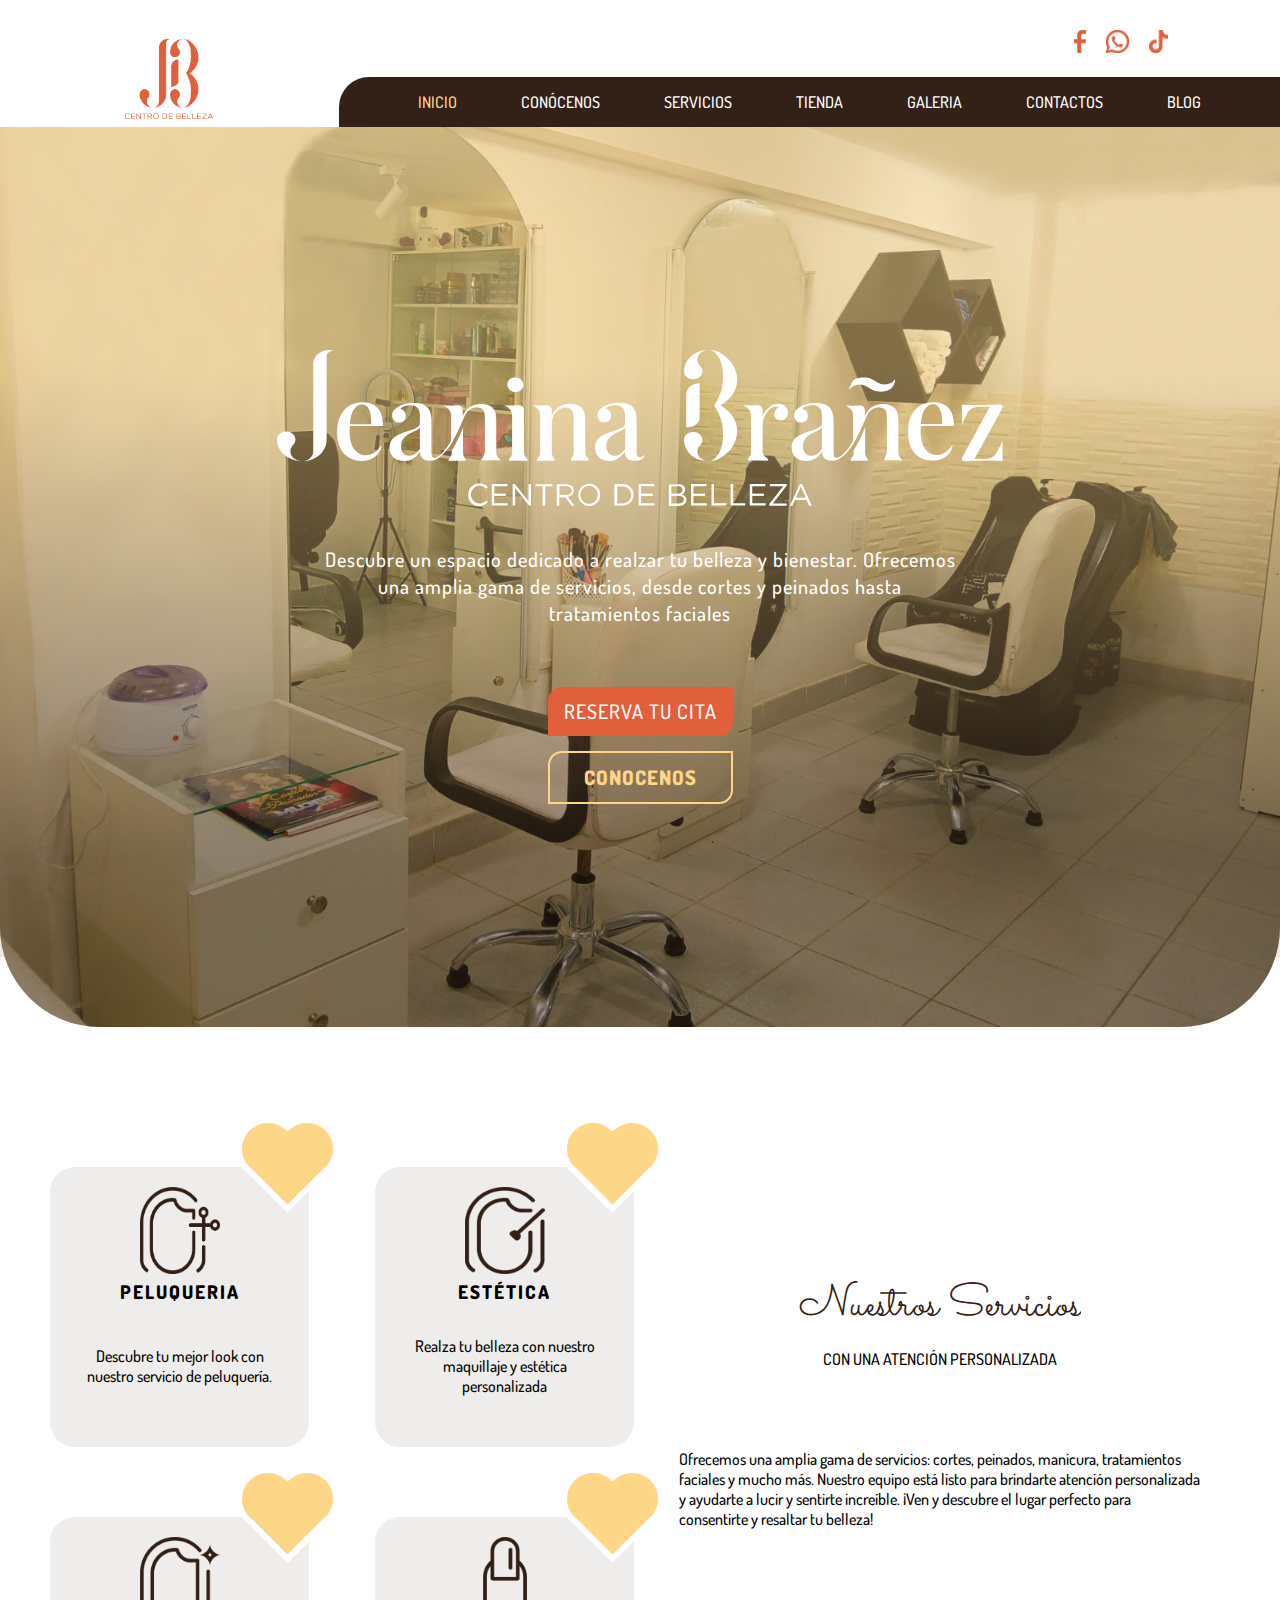
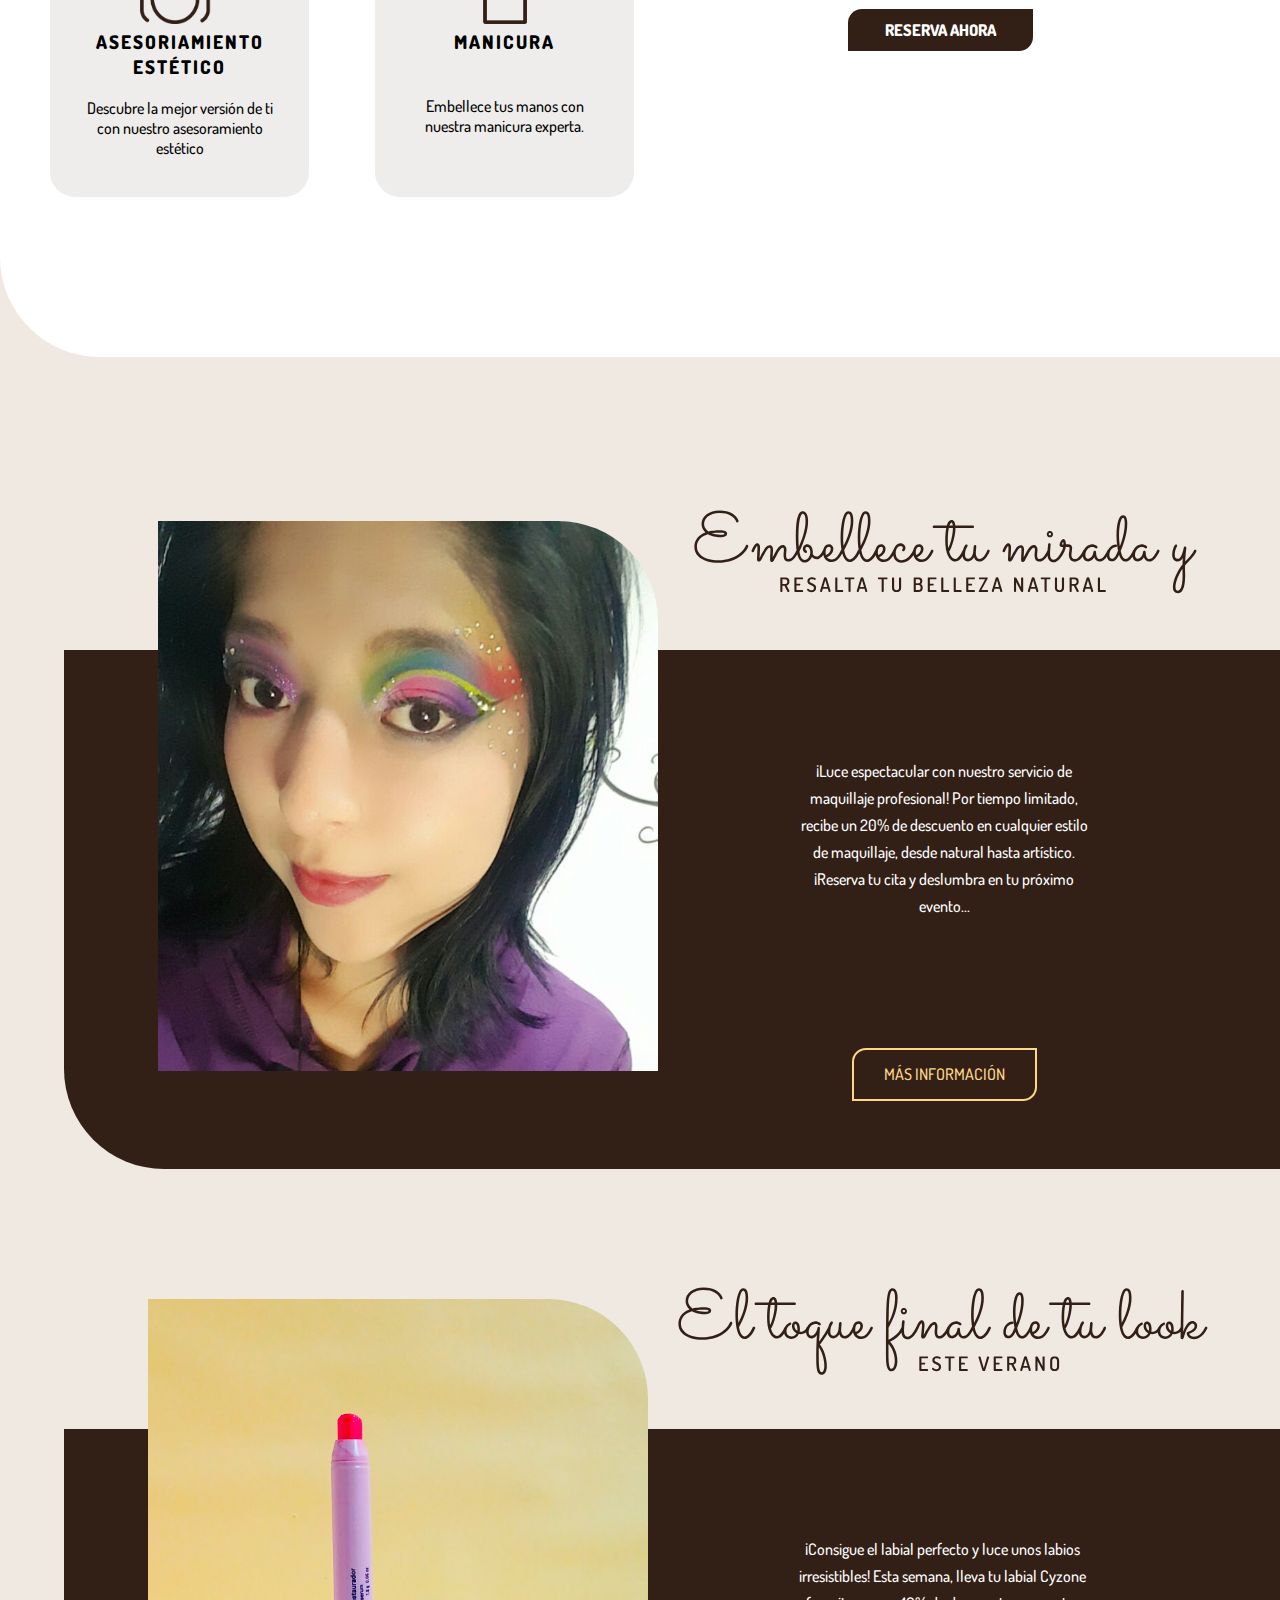
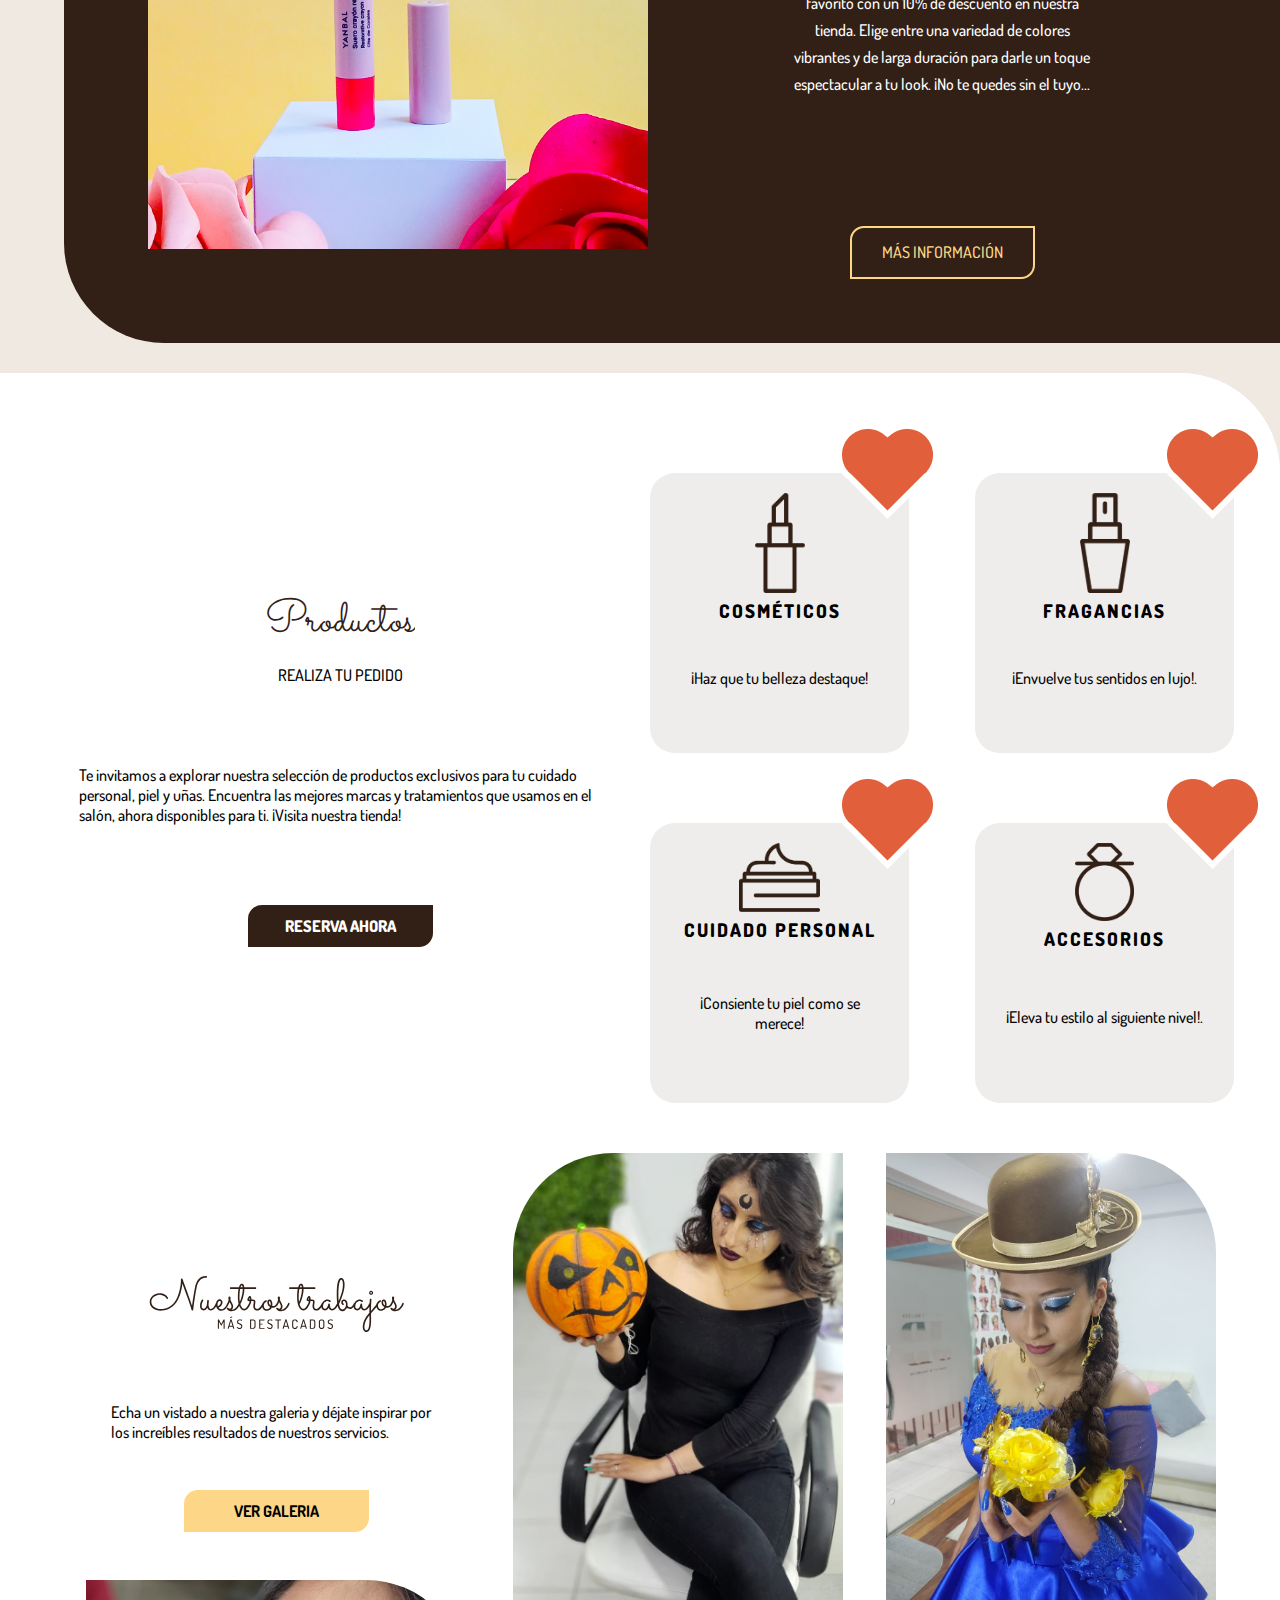
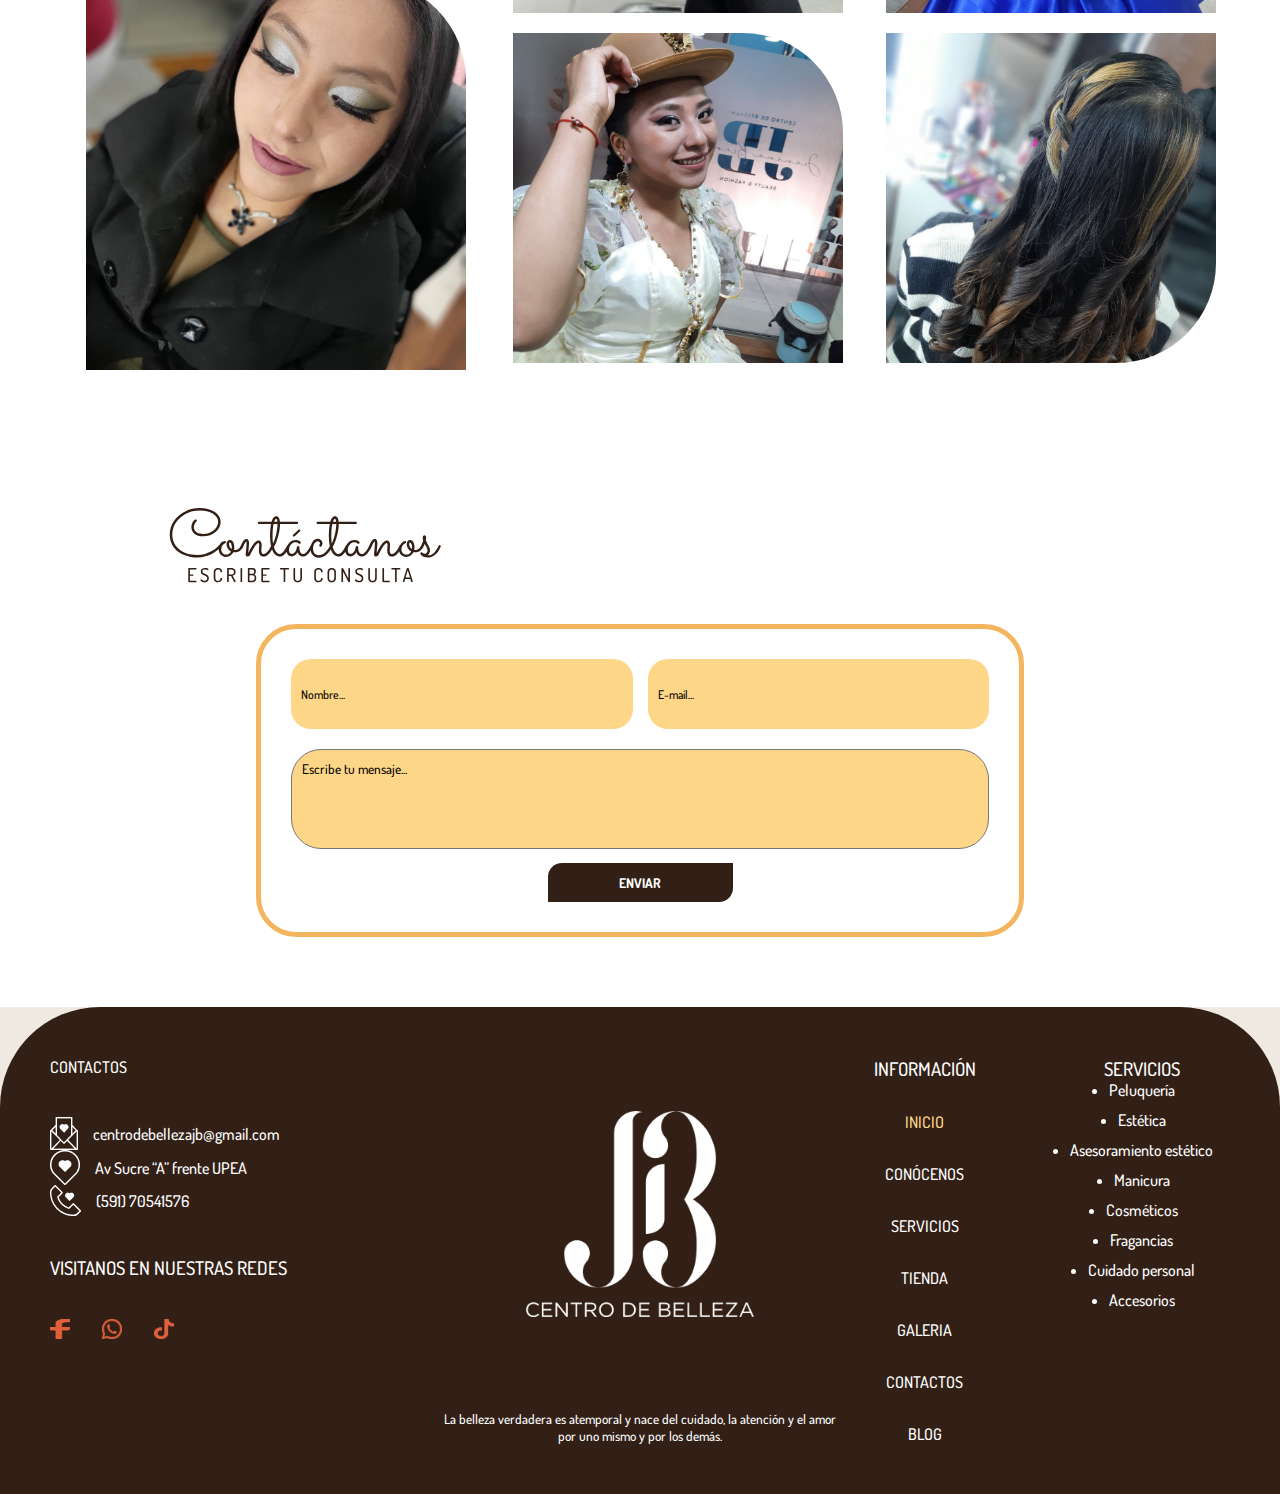
<file: index.html>
<!DOCTYPE html>
<html lang="en">
<head>
    <meta charset="UTF-8">
    <meta name="viewport" content="width=device-width, initial-scale=1.0">
    <title>JB Centro de Belleza</title>
    <link rel="stylesheet" href="/styles/style.css">
    <link rel="stylesheet" href="/styles/index.css">
</head>
<body>
    <header>
            <div class="containerLogo">
                <img class="logo" src="/public/logos/LOGO_NARANJA.png" alt="logo naranja JB">
            </div>
            <div class="navTC">
                <div class="navTC_icons">
                    <a class="icon" href="/">
                        <img src="/public/icons/Icono_facebook.png" alt="icon facebook">
                    </a><a class="icon" href="/">
                        <img src="/public/icons/Icono_whatssapp.png" alt="icon whatsapp">
                    </a><a class="icon" href="/">
                        <img src="/public/icons/Icono_tiktok.png" alt="icon tiktok">
                    </a>
                </div>
                <nav class="navTC_links">
                    <div>
                        <a class="activate" href="/">INICIO</a><a href="/Conocenos.html">CONÓCENOS</a><a href="/Servicio.html">SERVICIOS</a><a href="/Tienda.html">TIENDA</a><a href="/Galeria.html">GALERIA</a><a href="/Contactos.html">CONTACTOS</a><a href="/Blog.html">BLOG</a>
                    </div>
                </nav>
            </div>
            <div>
                <img class="ham menu" src="/public/icons/ham.png" alt="icon de menu">
                <nav class="navMobile descNav">
                    <div class="navMobile_header">
                        <img class="containerLogo" style="width:48.67px;" src="/public/logos/LOGO_NARANJA.png" alt="logo naranja">
                        <svg class="ham" xmlns="http://www.w3.org/2000/svg"  width="34"  height="34"  viewBox="0 0 24 24"  fill="none" stroke="currentColor"  stroke-width="2"  stroke-linecap="round"  stroke-linejoin="round"  class="icon icon-tabler icons-tabler-outline icon-tabler-x"><path stroke="none" d="M0 0h24v24H0z" fill="none"/><path d="M18 6l-12 12" /><path d="M6 6l12 12" /></svg>
                    </div>
                    <div class="navMobile_links" >
                        <a class="activate" href="/">INICIO</a><a href="/Conocenos.html">CONÓCENOS</a><a href="/Servicio.html">SERVICIOS</a><a href="/Tienda.html">TIENDA</a><a href="/Galeria.html">GALERIA</a><a href="/Contactos.html">CONTACTOS</a><a href="/Blog.html">BLOG</a>
                    </div>
                </nav>
            </div>
    </header>
    <main>
        <div class="Banner">
            <div class="fontoDegrad"></div>
            <div class="Banner_containerText" style="position: relative;">
                <img class="main_title" src="/public/title.png" alt="titulo">
                <span style="text-align: center;">Descubre un espacio dedicado a realzar tu belleza y bienestar. Ofrecemos una amplia gama de servicios, desde cortes y peinados hasta tratamientos faciales</span>
                <div class="banner_buttons">
                    <a class="button_one reserva_banner" href="/Contactos.html">RESERVA TU CITA</a>
                    <a class="button_one" style="border:2px solid #FED688; color: #FED688; font-weight: 900;" href="/Contactos.html">CONOCENOS</a>
                </div>
            </div>
        </div>
        <div class="service">
            <div class="service_conteiner_sections">
                <div class="service_section service_section1">
                    <img src="/public/icons/corazon.png" alt="icon de corazon" class="heart">
                    <img class="service_icon" src="/public/icons/Icono2.png" alt="icon peluqueria">
                    <h3>PELUQUERIA</h3>
                    <p>Descubre tu mejor look con nuestro servicio de peluquería. </p>
                </div>
                <div class="service_section service_section1">
                    <img src="/public/icons/corazon.png" alt="icon de corazon" class="heart">
                    <img class="service_icon" src="/public/icons/Icono3.png" alt="icon estetica">
                    <h3>ESTÉTICA</h3>
                    <p>Realza tu belleza con nuestro maquillaje y estética personalizada</p>
                </div>
                <div class="service_section service_section1">
                    <img src="/public/icons/corazon.png" alt="icon de corazon" class="heart">
                    <img class="service_icon" src="/public/icons/Icono1.png" alt="icon asesoramiento estetico">
                    <h3>ASESORIAMIENTO
                        ESTÉTICO</h3>
                    <p>Descubre la mejor versión de ti con nuestro asesoramiento estético</p>
                </div>
                <div class="service_section service_section1">
                    <img src="/public/icons/corazon.png" alt="icon de corazon" class="heart">
                    <img style="width: 44px; height: 87px;" src="/public/icons/Icono4.png" alt="icon manicura">
                    <h3>MANICURA</h3>
                    <p>Embellece tus manos con nuestra manicura experta.</p>
                </div>
            </div>
            <div class="service_conteiner_text">
                <div class="service_title">
                    <h2>Nuestros Servicios</h2>
                    <span>CON UNA ATENCIÓN PERSONALIZADA</span>
                </div>
                <p>
                    Ofrecemos una amplia gama de servicios: cortes, peinados, manicura, tratamientos faciales y mucho más. Nuestro equipo está listo para brindarte atención personalizada y ayudarte a lucir y sentirte increíble. ¡Ven y descubre el lugar perfecto para consentirte y resaltar tu belleza!
                </p>
                <a class="button_one" href="/Contactos.html" style="background-color: #322016; font-family: 'DosisMedium'; font-weight: 800; color: white;">RESERVA AHORA</a>
            </div>
        </div>
        <div style="display: flex; flex-direction: column;">
            <div class="containerSecond" style="background: linear-gradient(to top, #322016 70%, transparent 40%); width: 95%; border-bottom-left-radius: 100px; margin-left: auto; padding: 4rem;">
                <img class="containerSecond_subtitle" style="width: 100%;" src="/public/icons/Embellece.svg" alt="">
                <div class="containerSecond_Foto" style="width: 50%; margin: auto; padding: 30px;">
                    <img style="width: 500px; height: 550px; border-top-right-radius: 100px; object-fit: cover; object-position:top;" src="/public/img/img1.jpg" alt="">
                </div>
                <img class="containerSecond_subtitle" style="width: 230px; height: 280px; border-top-right-radius: 100px; object-fit: cover; object-position:top; margin: 20px 0;" src="/public/img/img1.jpg" alt="">
                <div class="containerSecond_containerParrafo" >
                    <div class="containerSecond_subtitlemobile" style="line-height:75px;">
                            <img src="/public/icons/Embellece.svg" alt="">
                    </div>
                    <div class="containerSecond_parrafo" style="color: white; font-family: 'DosisMedium'; font-size: 16px; line-height: 27px;">
                        <div style="min-width:300px; width: 50%; margin: auto; text-align: center;">
                            ¡Luce espectacular con nuestro servicio de maquillaje profesional! Por tiempo limitado, recibe un 20% de descuento en cualquier estilo de maquillaje, desde natural hasta artístico. ¡Reserva tu cita y deslumbra en tu próximo evento...
                        </div>
                        <a class="button_one" style="margin: auto; border: 2px solid #FED688; color: #FED688;">MÁS INFORMACIÓN</a>
                    </div>
                </div>
            </div>
            <div class="containerSecond" style="background: linear-gradient(to top, #322016 70%, transparent 40%); margin-left: auto; width: 95%; border-bottom-left-radius: 100px; margin-top:40px; padding: 4rem;">
                <img class="containerSecond_subtitle" style="width: 100%; ;" src="/public/icons/toquefinal.svg" alt="">
                <div class="containerSecond_Foto" style="width: 50%; margin: auto; padding: 20px;">
                    <img style="width: 500px; height: 550px; border-top-right-radius: 100px; object-fit: cover; object-position:top;" src="/public/img/img2.jpeg" alt="">
                </div>
                <img class="containerSecond_subtitle" style="width: 230px; height: 280px; border-top-right-radius: 100px; object-fit: cover; object-position:top; margin: 20px 0;" src="/public/img/img2.jpeg" alt="">
                <div class="containerSecond_containerParrafo">
                    <div class="containerSecond_subtitlemobile" style="line-height:75px;">
                            <img class="subtitle" src="/public/icons/toquefinal.svg" alt="">
                    </div>
                    <div class="containerSecond_parrafo" style="color: white; font-family: 'DosisMedium'; font-size: 16px; line-height: 27px;">
                        <div style="min-width:300px; width: 50%; margin: auto; text-align: center;">
                            ¡Consigue el labial perfecto y luce unos labios irresistibles! Esta semana, lleva tu labial Cyzone favorito con un 10% de descuento en nuestra tienda. Elige entre una variedad de colores vibrantes y de larga duración para darle un toque espectacular a tu look. ¡No te quedes sin el tuyo...
                        </div>
                        <a class="button_one" style="margin: auto; border: 2px solid #FED688; color: #FED688;">MÁS INFORMACIÓN</a>
                    </div>
                </div>
            </div>
        </div>
        <div style="background-color: white; border-top-right-radius: 100px; margin-top: 30px;">
            <div class="service2" style="background-color: white; border-top-right-radius: 100px;">       
                <div class="service_conteiner_text">
                    <div class="service_title"  >
                        <h2 style="font-size: 45px;">Productos</h2>
                        <span>REALIZA TU PEDIDO</span>
                    </div>
                    <p>
                        Te invitamos a explorar nuestra selección de productos exclusivos para tu cuidado personal, piel y uñas. Encuentra las mejores marcas y tratamientos que usamos en el salón, ahora disponibles para ti. ¡Visita nuestra tienda!
                    </p>
                    <a class="button_one" href="/Contactos.html" style="background-color: #322016; font-family: 'DosisMedium'; font-weight: 800; color: white;">RESERVA AHORA</a>
                </div>
                <div class="service_conteiner_sections">
                    <div class="service_section service_section2">
                        <img src="/public/icons/corazon2.png" alt="icon de corazon2" class="heart">
                        <img width="50px" height="100px" src="/public/icons/Icono8.png" alt="icon peluqueria">
                        <h3>COSMÉTICOS</h3>
                        <p>¡Haz que tu belleza destaque!</p>
                    </div>
                    <div class="service_section service_section2">
                        <img src="/public/icons/corazon2.png" alt="icon de corazon2" class="heart">
                        <img width="50px" height="100px"  src="/public/icons/Icono5.png" alt="icon estetica">
                        <h3>FRAGANCIAS</h3>
                        <p>
                            ¡Envuelve tus sentidos en lujo!.
                        </p>
                    </div>
                    <div class="service_section service_section2">
                        <img src="/public/icons/corazon2.png" alt="icon de corazon2" class="heart">
                        <img width="81" height="69" src="/public/icons/Icono7.png" alt="icon asesoramiento estetico">
                        <h3>CUIDADO PERSONAL</h3>
                        <p>¡Consiente tu piel como se merece!</p>
                    </div>
                    <div class="service_section service_section2">
                        <img src="/public/icons/corazon2.png" alt="icon de corazon2" class="heart">
                        <img style="width: 59px; height: 78px;" src="/public/icons/Icono6.png" alt="icon manicura">
                        <h3>ACCESORIOS</h3>
                        <p>¡Eleva tu estilo al siguiente nivel!.</p>
                    </div>
                </div>
            </div>
            <div class="containerGallery" style="max-width: 1200px; width: 100%; margin: auto;">
                <div class="containerGallery_text">
                    <img style="width: 255px;" src="/public/icons/nuestros.svg" alt="">
                    <p style="width: 70%;">
                        Echa un vistado a nuestra galeria y déjate inspirar por los increíbles resultados de nuestros servicios.
                    </p>
                    <a class="button_one" style="background: #FED688; color: black; font-weight: 700;" href=""> VER GALERIA </a>
                    <img style="width: 90%; max-width: 380px; height: 390px; object-fit: cover; border-top-right-radius: 100px;" src="/public/img/img3.jpg" alt="">
                </div>
                <div class="containerGallery_fotos">
                    <img style="object-fit: cover;  border-top-left-radius: 100px; width: 100%; max-width:330px; height:460px;"  src="/public/img/img5.jpg" alt="">
                    <img style="object-fit: cover; width: 100%; max-width:330px; height:460px; border-top-right-radius: 100px;" src="/public/img/img6.jpg" alt="">
                    <img style="object-fit: cover; width: 100%; max-width:330px; height:330px; border-top-right-radius: 100px;" src="/public/img/img7.jpg" alt="">
                    <img style="object-fit: cover; width: 100%; max-width:330px; height:330px; border-bottom-right-radius: 100px;" src="/public/img/img4.jpeg" alt="">
                </div>
            </div>
            <div style="place-items: center; padding-bottom: 70px;">
                <img style="min-width: 179px; width: 90%; max-width: 600px;" id="contactotitle" src="/public/icons/contactanos.svg" alt="">
                <div class="form-container">
                    <form>
                      <div class="form-group">
                        <input type="text" placeholder="Nombre..." required>
                        <input type="email" placeholder="E-mail..." required>
                      </div>
                      <textarea placeholder="Escribe tu mensaje..." required></textarea>
                      <br>
                      <button class="button_one" style="background-color: #322016; color: white;margin-top: 10px; font-weight: 700; border: none; cursor: pointer;" type="submit">ENVIAR</button>
                    </form>
                  </div>
            </div>
        </div>
    </main>
    <footer style="background: #322016; border-top-left-radius: 100px; border-top-right-radius: 100px; padding: 50px; color: white;" class="footerCompu">
        <div style="display: flex; flex-direction: column; gap:2.5rem">
            <h4>CONTACTOS</h4>
            <div>
                <div class="footericons">
                    <img src="/public/icons/email.png" alt=""> <span>centrodebellezajb@gmail.com</span>
                </div>
                <div class="footericons">
                    <img src="/public/icons/ubicacion.png" alt=""> <span>Av Sucre “A” frente UPEA</span>
                </div>
                <div class="footericons">
                    <img src="/public/icons/phone.png" alt=""> <span>(591) 70541576</span>
                </div>
            </div>
            <h3>VISITANOS EN NUESTRAS REDES</h3>
            <div style="display: flex; justify-content: start; gap: 2rem;">
                <img style="width:20px; height: 20px;" src="/public/icons/Icono_facebook.png" alt="">
                <img style="width:20px; height: 20px;" src="/public/icons/Icono_whatssapp.png" alt="">
                <img style="width:20px; height: 20px;" src="/public/icons/Icono_tiktok.png" alt="">
            </div>
        </div>
        <div style="display: flex; flex-direction: column; gap: 2.5rem;">
            <img style="width: 228px; height: 206px; margin: auto;" src="/public/logos/Logo_BLANCO.png" alt="">
            <small style="text-align: center;">La belleza verdadera es atemporal y nace del cuidado, la atención y el amor por uno mismo y por los demás.</small>
        </div>
        <div style="display: grid; grid-template-columns: repeat(2, minmax(0, 1fr)); gap: 2.5rem;">
            <div style="display: flex; flex-direction: column; gap: 2rem; justify-content: center; align-items: center; ">
                <h3>INFORMACIÓN</h3>
                <a class="activate" href="/">INICIO</a><a href="/Conocenos.html">CONÓCENOS</a><a href="/Servicio.html">SERVICIOS</a><a href="/Tienda.html">TIENDA</a><a href="/Galeria.html">GALERIA</a><a href="/Contactos.html">CONTACTOS</a><a href="/Blog.html">BLOG</a>
            </div>
            <div>
                <h3 style="text-align: center;">SERVICIOS</h3>
                <ul style="display: flex; flex-direction: column; gap:10px;justify-content: center; align-items: center;">
                    <li>Peluquería</li>
                    <li>Estética</li>
                    <li>Asesoramiento estético</li>
                    <li>Manicura</li>
                    <li>Cosméticos</li>
                    <li>Fragancias</li>
                    <li>Cuidado personal</li>
                    <li>Accesorios</li>
                  </ul>
            </div>
        </div>
    </footer>
    <footer class="footercel">
        <div class="contact-info">
            <h3>CONTACTOS</h3>
            <p class="footericons"><img src="public/icons/email.png" alt=""> centrodebelleza@gmail.com</p>
            <p class="footericons"><img src="/public/icons/ubicacion.png" alt=""> Av. Sucre "A" frente UPEA</p>
            <p class="footericons"><img src="/public/icons/phone.png" alt=""> (591) 60229401</p>
        </div>
        <div class="social-icons">
            <h3>VISÍTANOS EN NUESTRAS REDES</h3>
            <div style="display: flex; justify-content: space-around; align-items: center; margin-top: 30px;">
                <a href="#"><img style="width: 30px; height: 30px;" src="/public/icons/Icono_facebook.png" alt=""></a>
                <a href="#"><img style="width: 30px; height: 30px;" src="/public/icons/Icono_whatssapp.png" alt=""></a>
                <a href="#"><img style="width: 30px; height: 30px;" src="/public/icons/Icono_tiktok.png" alt=""></a>
            </div>
        </div>
        <div class="logo">
            <img style="width: 100px; height: 90px; margin: 30px auto;" src="/public/logos/Logo_BLANCO.png" alt="Centro de Belleza logo">
            <p class="italic">La belleza verdadera es atemporal y nace del cuidado, la atención y el amor por uno mismo y por los demás.</p>
        </div>
        <div style="display: flex; justify-content: space-around; align-items: center; margin-top: 30px;">
            <div class="info">
                <h3>INFORMACIÓN</h3>
                <ul>
                    <li>CONÓCENOS</li>
                    <li>GALERÍA</li>
                    <li>CONTACTOS</li>
                    <li>BLOG</li>
                </ul>
            </div>
            <div class="services">
                <h3>SERVICIOS</h3>
                <ul>
                    <li>PELUQUERÍA</li>
                    <li>ESTÉTICA</li>
                    <li>ASESORAMIENTO ESTÉTICO</li>
                    <li>MANICURA</li>
                    <li>COSMÉTICOS</li>
                    <li>FRAGANCIAS</li>
                    <li>CUIDADO PERSONAL</li>
                    <li>ACCESORIOS</li>
                </ul>
            </div>
        </div>
        <div class="copyright">
            <p>©Copyright 2023. Todos los derechos reservados.</p>
        </div>
    </footer>
    <script src="/scripts/app.js"></script>
</body>
</html>
</file>
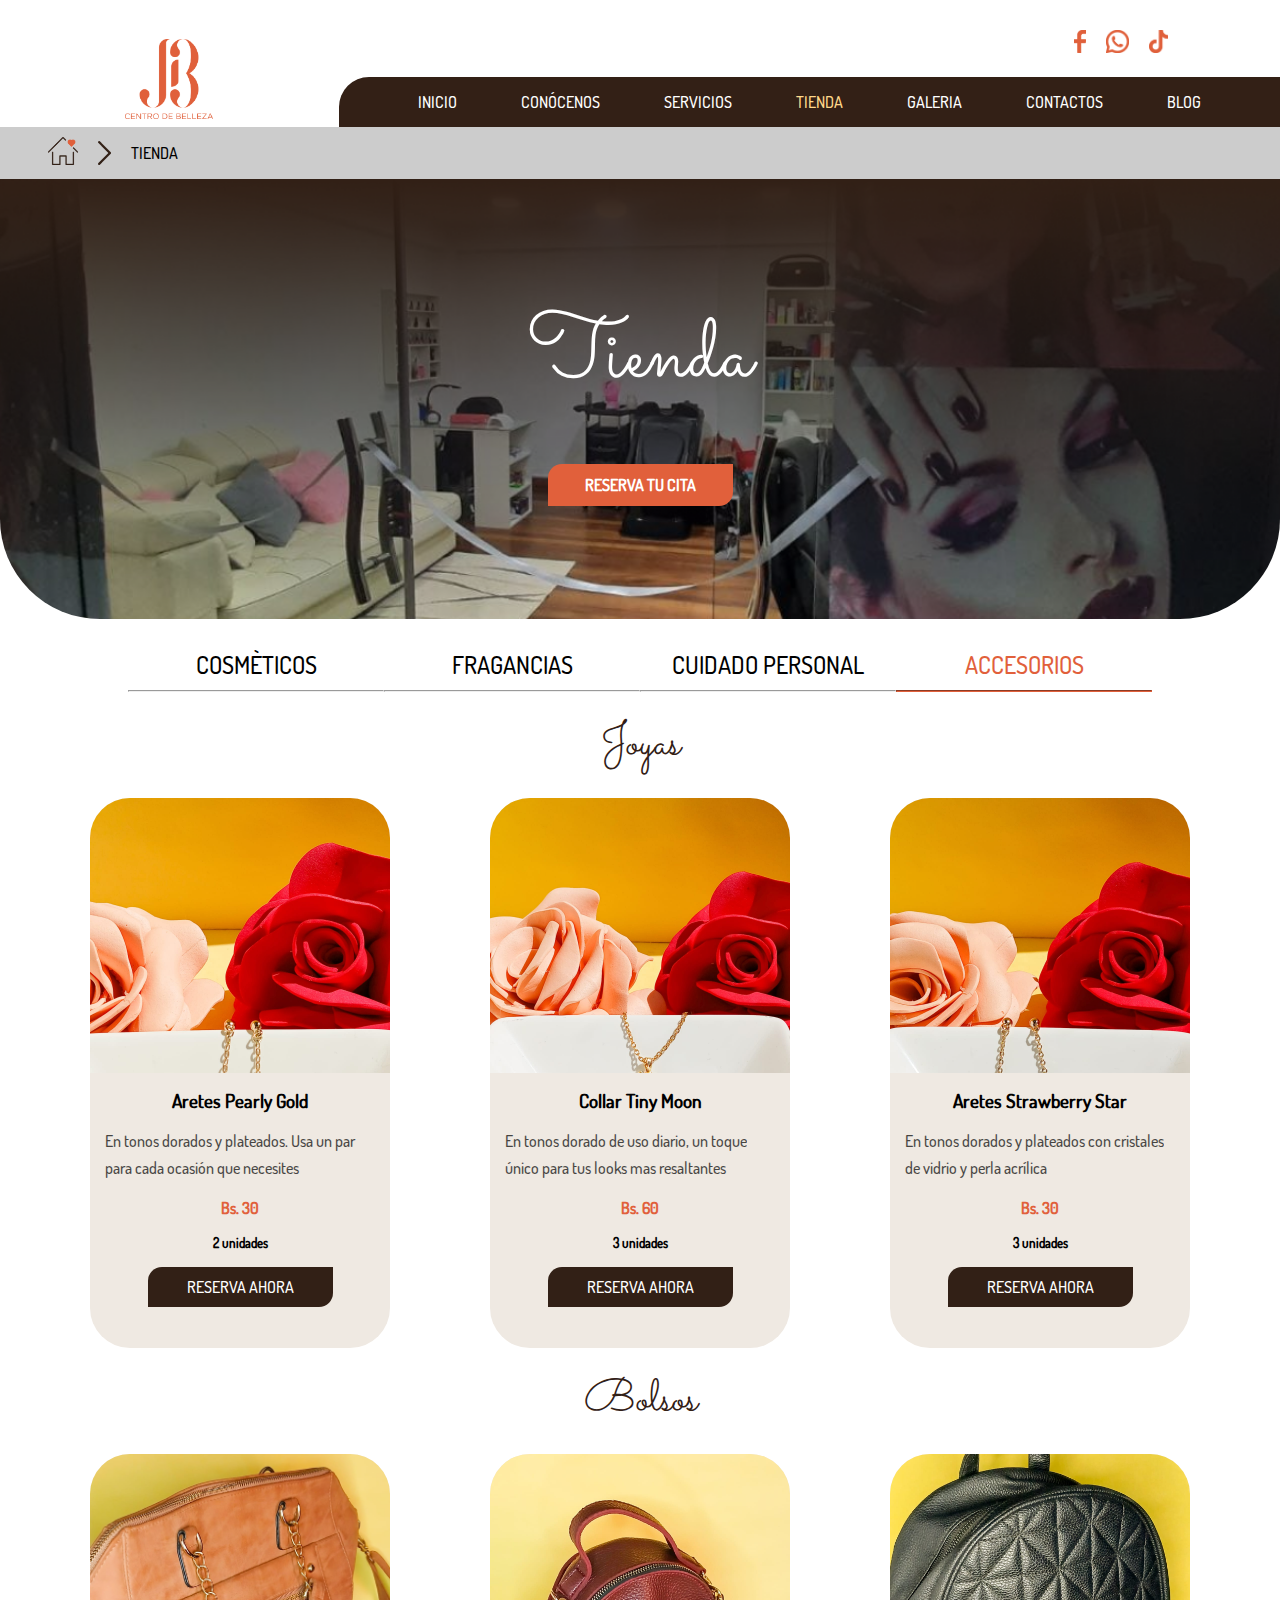
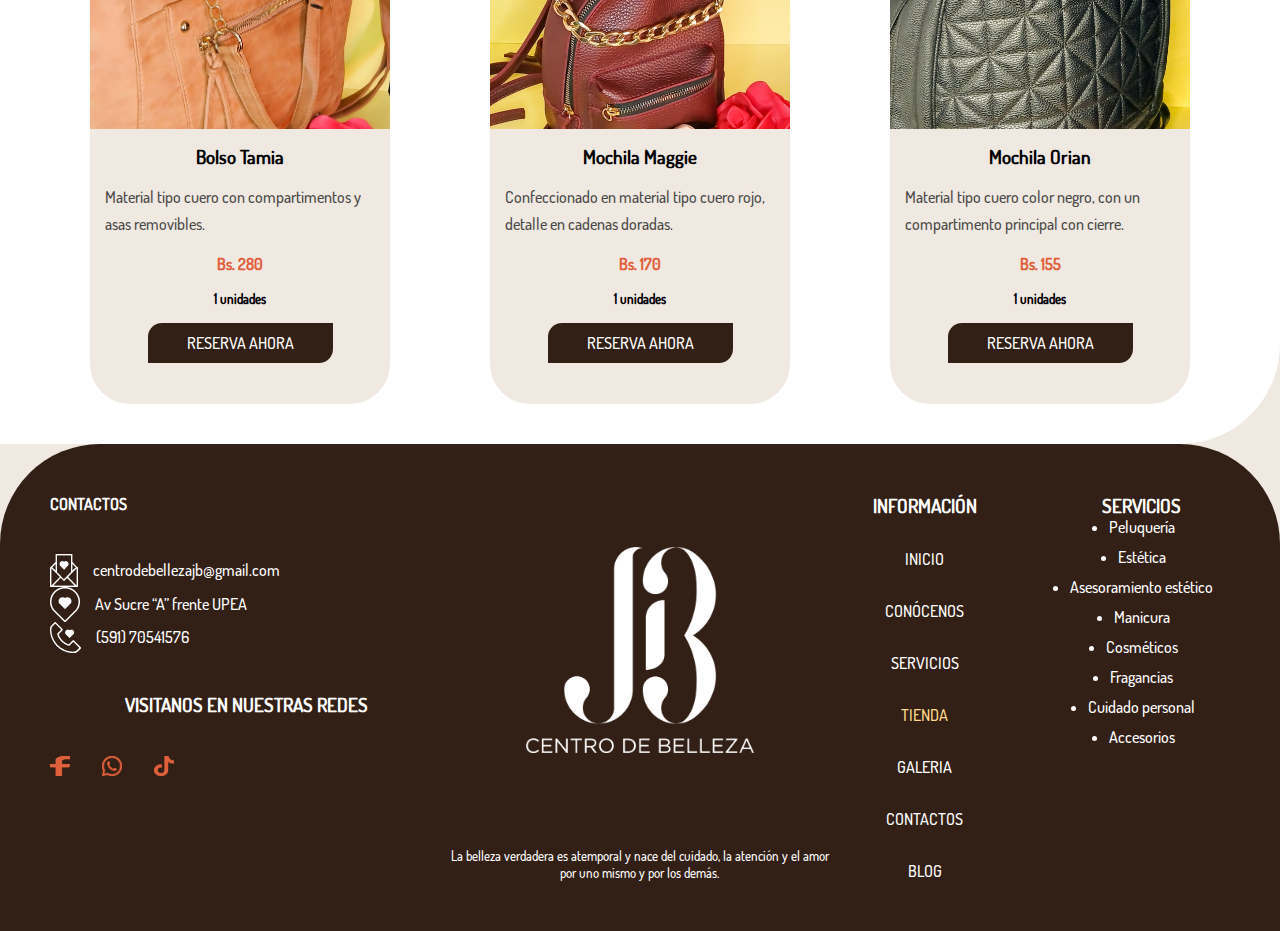
<file: Accesorios.html>
<!DOCTYPE html>
<html lang="en">
<head>
    <meta charset="UTF-8">
    <meta name="viewport" content="width=device-width, initial-scale=1.0">
    <title>Tienda</title>
    <link rel="stylesheet" href="/styles/style.css">
    <link rel="stylesheet" href="/styles/tienda.css">
</head>
<body>
    <header>
        <div class="containerLogo">
            <img class="logo" src="/public/logos/LOGO_NARANJA.png" alt="logo naranja JB">
        </div>
        <div class="navTC">
            <div class="navTC_icons">
                <a class="icon" href="/">
                    <img src="/public/icons/Icono_facebook.png" alt="icon facebook">
                </a><a class="icon" href="/">
                    <img src="/public/icons/Icono_whatssapp.png" alt="icon whatsapp">
                </a><a class="icon" href="/">
                    <img src="/public/icons/Icono_tiktok.png" alt="icon tiktok">
                </a>
            </div>
            <nav class="navTC_links">
                <div>
                    <a href="/">INICIO</a><a href="/Conocenos.html">CONÓCENOS</a><a href="/Servicio.html">SERVICIOS</a><a class="activate" href="/Tienda.html">TIENDA</a><a href="/Galeria.html">GALERIA</a><a href="/Contactos.html">CONTACTOS</a><a href="/Blog.html">BLOG</a>
                </div>
            </nav>
        </div>
        <div>
            <img class="ham menu" src="/public/icons/ham.png" alt="icon de menu">
            <nav class="navMobile descNav">
                <div class="navMobile_header">
                    <img class="containerLogo" style="width:48.67px;" src="/public/logos/LOGO_NARANJA.png" alt="logo naranja">
                    <svg class="ham" xmlns="http://www.w3.org/2000/svg"  width="34"  height="34"  viewBox="0 0 24 24"  fill="none" stroke="currentColor"  stroke-width="2"  stroke-linecap="round"  stroke-linejoin="round"  class="icon icon-tabler icons-tabler-outline icon-tabler-x"><path stroke="none" d="M0 0h24v24H0z" fill="none"/><path d="M18 6l-12 12" /><path d="M6 6l12 12" /></svg>
                </div>
                <div class="navMobile_links" >
                    <a href="/">INICIO</a><a href="/Conocenos.html">CONÓCENOS</a><a href="/Servicio.html">SERVICIOS</a><a class="activate" href="/Tienda.html">TIENDA</a><a href="/Galeria.html">GALERIA</a><a href="/Contactos.html">CONTACTOS</a><a href="/Blog.html">BLOG</a>
                </div>
            </nav>
        </div>
    </header>
    <main>
        <div style="background-color: white; border-bottom-right-radius: 100px; padding-bottom: 30px;">
            <div class="Tag">
                <a href="/">
                    <img style="width: 30px;" src="/public/icons/Icono_home (1).png" alt=""> 
                </a>
                <img src="/public/icons/flechita.png" alt="">  
                <a style="color: black;" href="/Conocenos.html">TIENDA</a>
            </div>
            <div class="BannerSecundario" style="background-image: url('/public/banner2.png');">
                <h1 style="font-family: 'Secramento'; font-size: 90px; color: white; font-weight: 300">Tienda</h1>
                <a class="button_one" style="background-color: #E1603B; font-weight: 600;" href="/Contactos.html">RESERVA TU CITA</a>
            </div>
            <section>
                <header>
                    <nav class="menuProductos">
                        <div>
                            <a href="/Tienda.html" >COSMÈTICOS</a>
                            <hr>
                        </div>
                       <div>
                        <a href="/Fragancias.html">FRAGANCIAS</a>
                        <hr>
                       </div>
                       <div>
                        <a href="/CuidadoPersonal.html">CUIDADO PERSONAL</a>
                        <hr>
                    </div>
                    <div>
                        <a href="/Accesorios.html" class="activateSpan">ACCESORIOS</a>
                        <hr class="activateSpan">
                    </div>
                    </nav>
                </header>
                <div>
                    <h2>Joyas</h2>
                    <div class="container_productos">
                        <div class="producto">
                            <img class=producto_imagen src="/public/img/acc1.jpeg" alt="">
                            <h3 class="producto_nombre">Aretes Pearly Gold</h3>
                            <p class="producto_descripcion">En tonos dorados y plateados. Usa un par para cada ocasión que necesites</p>
                            <span class="producto_precio">Bs. 30</span>
                            <small class="producto_unidades">2 unidades</small>
                            <a href="" class="button_one" style="background-color: #322016; padding: 10px;">RESERVA AHORA</a>
                        </div>
                        <div class="producto">
                            <img class=producto_imagen src="/public/img/acc2.jpeg" alt="">
                            <h3 class="producto_nombre">Collar Tiny Moon</h3>
                            <p class="producto_descripcion">En tonos dorado de uso diario, un toque único para tus looks mas resaltantes</p>
                            <span class="producto_precio">Bs. 60</span>
                            <small class="producto_unidades">3 unidades</small>
                            <a href="" class="button_one" style="background-color: #322016; padding: 10px;">RESERVA AHORA</a>
                        </div>
                        <div class="producto">
                            <img class=producto_imagen src="/public/img/acc3.jpeg" alt="">
                            <h3 class="producto_nombre">Aretes Strawberry Star</h3>
                            <p class="producto_descripcion">En tonos dorados y plateados con cristales de vidrio y perla acrílica</p>
                            <span class="producto_precio">Bs. 30</span>
                            <small class="producto_unidades">3 unidades</small>
                            <a href="" class="button_one" style="background-color: #322016; padding: 10px;">RESERVA AHORA</a>
                        </div>
                    </div>
                    <h2>Bolsos</h2>
                    <div class="container_productos">
                        <div class="producto">
                            <img class=producto_imagen src="/public/img/acc4.jpeg" alt="">
                            <h3 class="producto_nombre">Bolso Tamia</h3>
                            <p class="producto_descripcion">Material tipo cuero con compartimentos y asas removibles.</p>
                            <span class="producto_precio">Bs. 280</span>
                            <small class="producto_unidades">1 unidades</small>
                            <a href="" class="button_one" style="background-color: #322016; padding: 10px;">RESERVA AHORA</a>
                        </div>
                        <div class="producto">
                            <img class=producto_imagen src="/public/img/acc5.jpeg" alt="">
                            <h3 class="producto_nombre">Mochila Maggie</h3>
                            <p class="producto_descripcion">Confeccionado en material tipo cuero rojo, detalle en cadenas doradas.</p>
                            <span class="producto_precio">Bs. 170</span>
                            <small class="producto_unidades">1 unidades</small>
                            <a href="" class="button_one" style="background-color: #322016; padding: 10px;">RESERVA AHORA</a>
                        </div>
                        <div class="producto">
                            <img class=producto_imagen src="/public/img/acc6.jpeg" alt="">
                            <h3 class="producto_nombre">Mochila Orian</h3>
                            <p class="producto_descripcion">Material tipo cuero color negro, con un compartimento principal  con cierre.</p>
                            <span class="producto_precio">Bs. 155</span>
                            <small class="producto_unidades">1 unidades</small>
                            <a href="" class="button_one" style="background-color: #322016; padding: 10px;">RESERVA AHORA</a>
                        </div>
                    </div>
                </div>
            </section>
        </div>
    </main>
    <footer style="background: #322016; border-top-left-radius: 100px; border-top-right-radius: 100px; padding: 50px; color: white;" class="footerCompu">
        <div style="display: flex; flex-direction: column; gap:2.5rem">
            <h4>CONTACTOS</h4>
            <div>
                <div class="footericons">
                    <img src="/public/icons/email.png" alt=""> <span>centrodebellezajb@gmail.com</span>
                </div>
                <div class="footericons">
                    <img src="/public/icons/ubicacion.png" alt=""> <span>Av Sucre “A” frente UPEA</span>
                </div>
                <div class="footericons">
                    <img src="/public/icons/phone.png" alt=""> <span>(591) 70541576</span>
                </div>
            </div>
            <h3>VISITANOS EN NUESTRAS REDES</h3>
            <div style="display: flex; justify-content: start; gap: 2rem;">
                <img style="width:20px; height: 20px;" src="/public/icons/Icono_facebook.png" alt="">
                <img style="width:20px; height: 20px;" src="/public/icons/Icono_whatssapp.png" alt="">
                <img style="width:20px; height: 20px;" src="/public/icons/Icono_tiktok.png" alt="">
            </div>
        </div>
        <div style="display: flex; flex-direction: column; gap: 2.5rem;">
            <img style="width: 228px; height: 206px; margin: auto;" src="/public/logos/Logo_BLANCO.png" alt="">
            <small style="text-align: center;">La belleza verdadera es atemporal y nace del cuidado, la atención y el amor por uno mismo y por los demás.</small>
        </div>
        <div style="display: grid; grid-template-columns: repeat(2, minmax(0, 1fr)); gap: 2.5rem;">
            <div style="display: flex; flex-direction: column; gap: 2rem; justify-content: center; align-items: center; ">
                <h3>INFORMACIÓN</h3>
                <a href="/">INICIO</a><a href="/Conocenos.html">CONÓCENOS</a><a href="/Servicio.html">SERVICIOS</a><a class="activate" href="/Tienda.html">TIENDA</a><a href="/Galeria.html">GALERIA</a><a href="/Contactos.html">CONTACTOS</a><a href="/Blog.html">BLOG</a>
            </div>
            <div>
                <h3 style="text-align: center;">SERVICIOS</h3>
                <ul style="display: flex; flex-direction: column; gap:10px;justify-content: center; align-items: center;">
                    <li>Peluquería</li>
                    <li>Estética</li>
                    <li>Asesoramiento estético</li>
                    <li>Manicura</li>
                    <li>Cosméticos</li>
                    <li>Fragancias</li>
                    <li>Cuidado personal</li>
                    <li>Accesorios</li>
                  </ul>
            </div>
        </div>
    </footer>
    <footer class="footercel">
        <div class="contact-info">
            <h3>CONTACTOS</h3>
            <p class="footericons"><img src="public/icons/email.png" alt=""> centrodebelleza@gmail.com</p>
            <p class="footericons"><img src="/public/icons/ubicacion.png" alt=""> Av. Sucre "A" frente UPEA</p>
            <p class="footericons"><img src="/public/icons/phone.png" alt=""> (591) 60229401</p>
        </div>
        <div class="social-icons">
            <h3>VISÍTANOS EN NUESTRAS REDES</h3>
            <div style="display: flex; justify-content: space-around; align-items: center; margin-top: 30px;">
                <a href="#"><img style="width: 30px; height: 30px;" src="/public/icons/Icono_facebook.png" alt=""></a>
                <a href="#"><img style="width: 30px; height: 30px;" src="/public/icons/Icono_whatssapp.png" alt=""></a>
                <a href="#"><img style="width: 30px; height: 30px;" src="/public/icons/Icono_tiktok.png" alt=""></a>
            </div>
        </div>
        <div class="logo">
            <img style="width: 100px; height: 90px; margin: 30px auto;" src="/public/logos/Logo_BLANCO.png" alt="Centro de Belleza logo">
            <p class="italic">La belleza verdadera es atemporal y nace del cuidado, la atención y el amor por uno mismo y por los demás.</p>
        </div>
        <div style="display: flex; justify-content: space-around; align-items: center; margin-top: 30px;">
            <div class="info">
                <h3>INFORMACIÓN</h3>
                <ul>
                    <li>CONÓCENOS</li>
                    <li>GALERÍA</li>
                    <li>CONTACTOS</li>
                    <li>BLOG</li>
                </ul>
            </div>
            <div class="services">
                <h3>SERVICIOS</h3>
                <ul>
                    <li>PELUQUERÍA</li>
                    <li>ESTÉTICA</li>
                    <li>ASESORAMIENTO ESTÉTICO</li>
                    <li>MANICURA</li>
                    <li>COSMÉTICOS</li>
                    <li>FRAGANCIAS</li>
                    <li>CUIDADO PERSONAL</li>
                    <li>ACCESORIOS</li>
                </ul>
            </div>
        </div>
        <div class="copyright">
            <p>©Copyright 2023. Todos los derechos reservados.</p>
        </div>
    </footer>
    <script src="/scripts/app.js"></script>
</body>
</html>
</file>
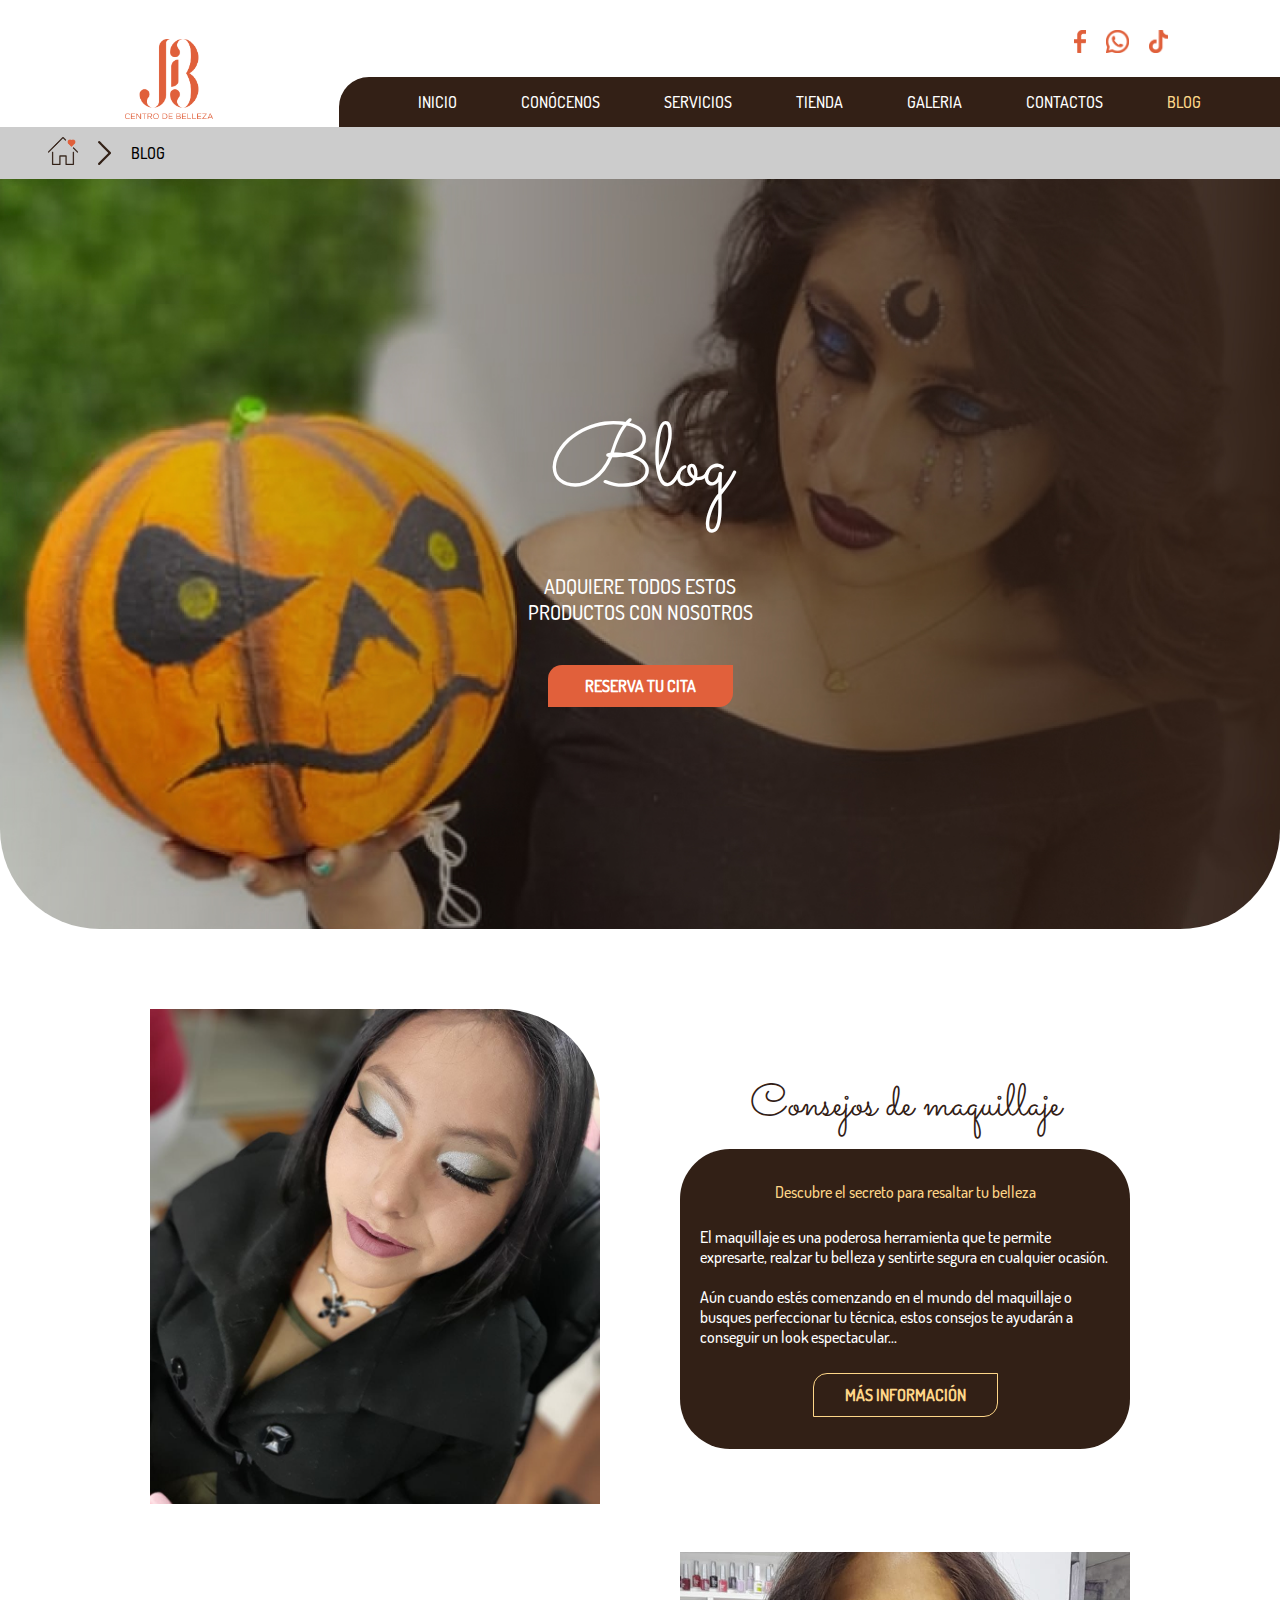
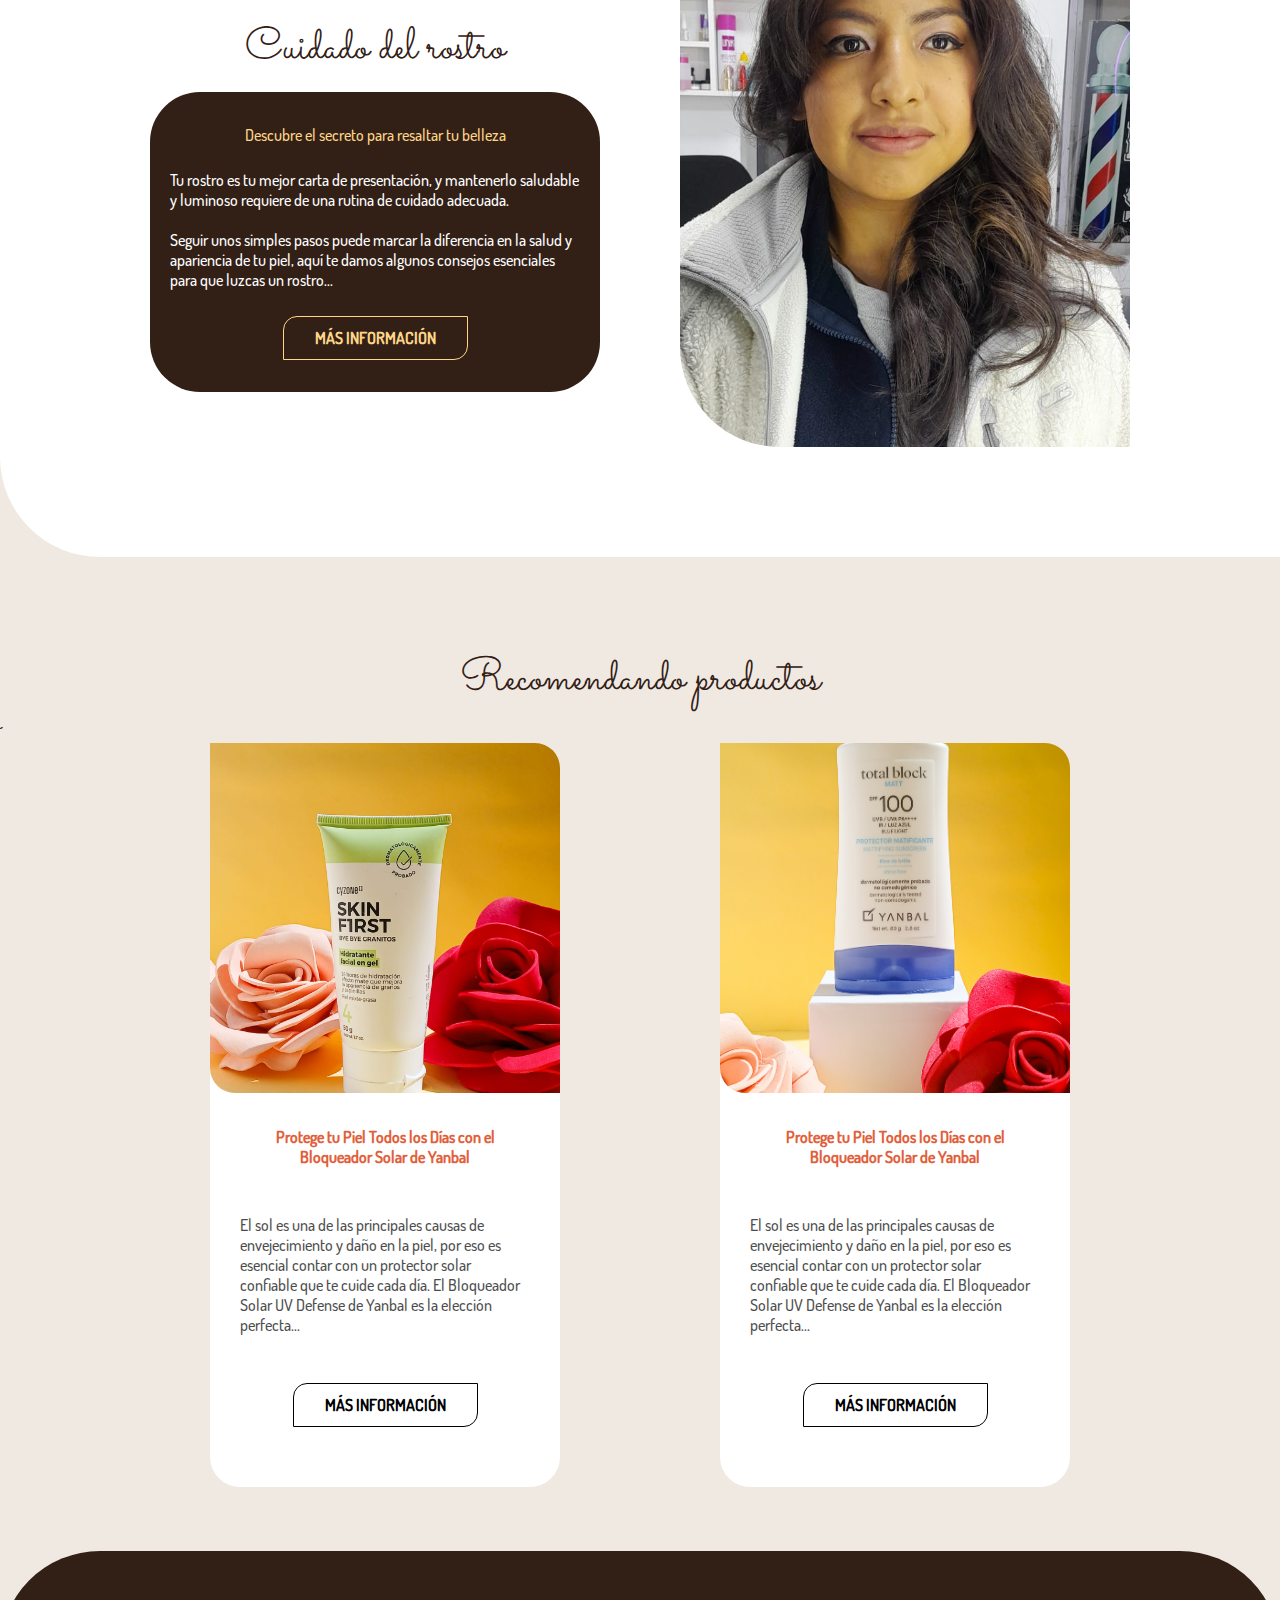
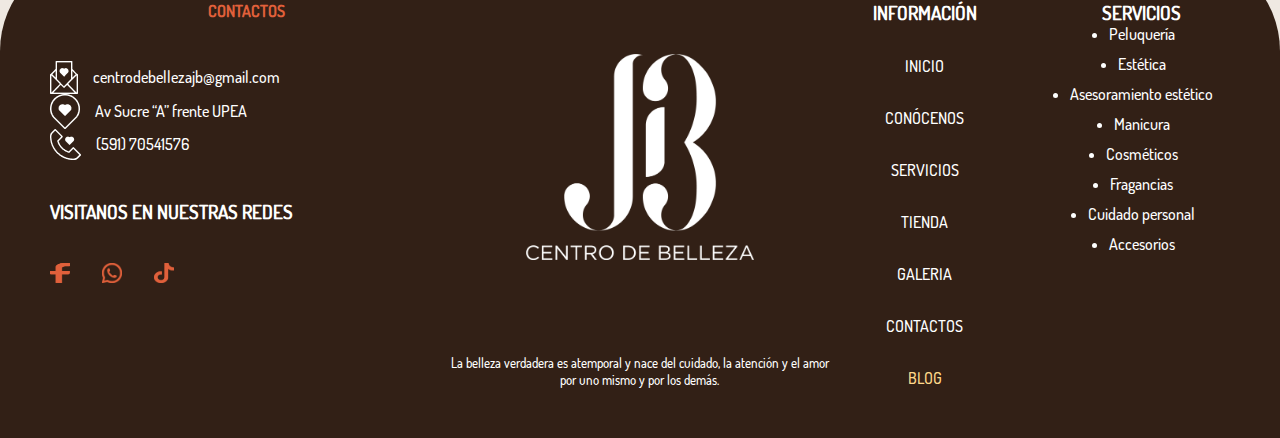
<file: Blog.html>
<!DOCTYPE html>
<html lang="en">
<head>
    <meta charset="UTF-8">
    <meta name="viewport" content="width=device-width, initial-scale=1.0">
    <title>Blog</title>
    <link rel="stylesheet" href="/styles/style.css">
    <link rel="stylesheet" href="/styles/blog.css">
</head>
<body>
    <header>
		<div class="containerLogo">
			<img class="logo" src="/public/logos/LOGO_NARANJA.png" alt="logo naranja JB">
		</div>
		<div class="navTC">
			<div class="navTC_icons">
				<a class="icon" href="/">
					<img src="/public/icons/Icono_facebook.png" alt="icon facebook">
				</a><a class="icon" href="/">
					<img src="/public/icons/Icono_whatssapp.png" alt="icon whatsapp">
				</a><a class="icon" href="/">
					<img src="/public/icons/Icono_tiktok.png" alt="icon tiktok">
				</a>
			</div>
			<nav class="navTC_links">
				<div>
					<a href="/">INICIO</a><a href="/Conocenos.html">CONÓCENOS</a><a 
						href="/Servicio.html">SERVICIOS</a><a href="/Tienda.html">TIENDA</a><a href="/Galeria.html">GALERIA</a><a
						href="/Contactos.html">CONTACTOS</a><a class="activate" href="/Blog.html">BLOG</a>
				</div>
			</nav>
		</div>
		<div>
			<img class="ham menu" src="/public/icons/ham.png" alt="icon de menu">
			<nav class="navMobile descNav">
				<div class="navMobile_header">
					<img class="containerLogo" style="width:48.67px;" src="/public/logos/LOGO_NARANJA.png" alt="logo naranja">
					<svg class="ham" xmlns="http://www.w3.org/2000/svg" width="34" height="34" viewBox="0 0 24 24" fill="none"
						stroke="currentColor" stroke-width="2" stroke-linecap="round" stroke-linejoin="round"
						class="icon icon-tabler icons-tabler-outline icon-tabler-x">
						<path stroke="none" d="M0 0h24v24H0z" fill="none" />
						<path d="M18 6l-12 12" />
						<path d="M6 6l12 12" />
					</svg>
				</div>
				<div class="navMobile_links">
					<a href="/">INICIO</a><a href="/Conocenos.html">CONÓCENOS</a><a 
						href="/Servicio.html">SERVICIOS</a><a href="/Tienda.html">TIENDA</a><a href="/Galeria.html">GALERIA</a><a
						href="/Contactos.html">CONTACTOS</a><a class="activate" href="/Blog.html">BLOG</a>
				</div>
			</nav>
		</div>
	</header>
    <main>
        <div style="background-color: white; border-bottom-left-radius: 100px; padding-bottom: 30px;">
            <div class="Tag">
                <a href="/">
                    <img style="width: 30px;" src="/public/icons/Icono_home (1).png" alt=""> 
                </a>
                <img src="/public/icons/flechita.png" alt="">  
                <a style="color: black;" href="/Conocenos.html">BLOG</a>
            </div>
            <section class="BannerSecundario" style="background-image: url('/public/blog.jpg'); height: 750px;">
                <h1 style="font-family: 'Secramento'; font-size: 90px; color: white; font-weight: 300">Blog</h1>
                <p style="color: white; font-size: 20px; text-align: center;">ADQUIERE TODOS ESTOS <br> PRODUCTOS CON NOSOTROS</p>
                <a class="button_one" style="background-color: #E1603B; font-weight: 600;" href="/Contactos.html">RESERVA TU CITA</a>
            </section>
            <article style="margin: 5rem 0;">
                <section class="noticia">
                    <img style="border-top-right-radius: 100px;" src="/public/img/img3.jpg" alt="">
                    <div class="noticia_info">
                        <h2>Consejos de maquillaje</h2>
                        <div>
                            <small>Descubre el secreto para resaltar tu belleza</small>
                            <p>El maquillaje es una poderosa herramienta que te permite expresarte, realzar tu belleza y sentirte segura en cualquier ocasión.
                                <br>
                                <br>
                                Aún cuando estés comenzando en el mundo del maquillaje o busques perfeccionar tu técnica, estos consejos te ayudarán a conseguir un look espectacular...</p>
                            <a class="button_one" style="border: 1px solid #FED688; color: #FED688; font-weight: 900;" href="/blog/nro1.html">MÁS INFORMACIÓN</a>
                        </div>
                    </div>
                </section>
                <section style="margin-top: 3rem; flex-wrap: wrap-reverse;" class="noticia">
                    <div class="noticia_info">
                        <h2>Cuidado del rostro</h2>
                        <div>
                            <small>Descubre el secreto para resaltar tu belleza</small>
                            <p>Tu rostro es tu mejor carta de presentación, y mantenerlo saludable y luminoso requiere de una rutina de cuidado adecuada.
                                <br>
                                <br> 
                                Seguir unos simples pasos puede marcar la diferencia en la salud y apariencia de tu piel, aquí te damos algunos consejos esenciales para que luzcas un rostro...</p>
                            <a class="button_one" style="border: 1px solid #FED688; color: #FED688; font-weight: 900;" href="/blog/nro2.html">MÁS INFORMACIÓN</a>
                        </div>
                    </div>
                    <img style="border-bottom-left-radius: 100px;" src="/public/img/fotoperfil.jpeg" alt="">
                </section>
            </article>    
        </div> 
        <h2 style="margin-top: 5rem;">
            Recomendando productos
        </h2>´
        <section class="remoendaciones">
            <div class="remoendaciones_card">
                <img src="/public/img/rec1.jpeg" alt="">
                <div>
                    <h4>Protege tu Piel Todos los Días con el Bloqueador Solar de Yanbal</h4>
                    <p>El sol es una de las principales causas de envejecimiento y daño en la piel, por eso es esencial contar con un protector solar confiable que te cuide cada día. El Bloqueador Solar UV Defense de Yanbal es la elección perfecta...</p>
                    <a href="/blog/nro3.html" class="button_one" style="border: 1px solid black; font-weight: 900; color: black;">MÁS INFORMACIÓN</a>
                </div>
            </div>
            <div class="remoendaciones_card">
                <img src="/public/img/producto1.jpeg" alt="">
                <div>
                    <h4>Protege tu Piel Todos los Días con el Bloqueador Solar de Yanbal</h4>
                    <p>El sol es una de las principales causas de envejecimiento y daño en la piel, por eso es esencial contar con un protector solar confiable que te cuide cada día. El Bloqueador Solar UV Defense de Yanbal es la elección perfecta...</p>
                    <a href="/blog/nro4.html" class="button_one" style="border: 1px solid black; font-weight: 900; color: black;">MÁS INFORMACIÓN</a>
                </div>
            </div>
        </section>
    </main>
    <footer style="background: #322016; border-top-left-radius: 100px; border-top-right-radius: 100px; padding: 50px; color: white;" class="footerCompu">
        <div style="display: flex; flex-direction: column; gap:2.5rem">
            <h4>CONTACTOS</h4>
            <div>
                <div class="footericons">
                    <img src="/public/icons/email.png" alt=""> <span>centrodebellezajb@gmail.com</span>
                </div>
                <div class="footericons">
                    <img src="/public/icons/ubicacion.png" alt=""> <span>Av Sucre “A” frente UPEA</span>
                </div>
                <div class="footericons">
                    <img src="/public/icons/phone.png" alt=""> <span>(591) 70541576</span>
                </div>
            </div>
            <h3>VISITANOS EN NUESTRAS REDES</h3>
            <div style="display: flex; justify-content: start; gap: 2rem;">
                <img style="width:20px; height: 20px;" src="/public/icons/Icono_facebook.png" alt="">
                <img style="width:20px; height: 20px;" src="/public/icons/Icono_whatssapp.png" alt="">
                <img style="width:20px; height: 20px;" src="/public/icons/Icono_tiktok.png" alt="">
            </div>
        </div>
        <div style="display: flex; flex-direction: column; gap: 2.5rem;">
            <img style="width: 228px; height: 206px; margin: auto;" src="/public/logos/Logo_BLANCO.png" alt="">
            <small style="text-align: center;">La belleza verdadera es atemporal y nace del cuidado, la atención y el amor por uno mismo y por los demás.</small>
        </div>
        <div style="display: grid; grid-template-columns: repeat(2, minmax(0, 1fr)); gap: 2.5rem;">
            <div style="display: flex; flex-direction: column; gap: 2rem; justify-content: center; align-items: center; ">
                <h3>INFORMACIÓN</h3>
                <a href="/">INICIO</a><a href="/Conocenos.html">CONÓCENOS</a><a href="/Servicio.html">SERVICIOS</a><a href="/Tienda.html">TIENDA</a><a href="/Galeria.html">GALERIA</a><a href="/Contactos.html">CONTACTOS</a><a class="activate" href="/Blog.html">BLOG</a>
            </div>
            <div>
                <h3 style="text-align: center;">SERVICIOS</h3>
                <ul style="display: flex; flex-direction: column; gap:10px;justify-content: center; align-items: center;">
                    <li>Peluquería</li>
                    <li>Estética</li>
                    <li>Asesoramiento estético</li>
                    <li>Manicura</li>
                    <li>Cosméticos</li>
                    <li>Fragancias</li>
                    <li>Cuidado personal</li>
                    <li>Accesorios</li>
                  </ul>
            </div>
        </div>
    </footer>
    <footer class="footercel">
        <div class="contact-info">
            <h3>CONTACTOS</h3>
            <p class="footericons"><img src="public/icons/email.png" alt=""> centrodebelleza@gmail.com</p>
            <p class="footericons"><img src="/public/icons/ubicacion.png" alt=""> Av. Sucre "A" frente UPEA</p>
            <p class="footericons"><img src="/public/icons/phone.png" alt=""> (591) 60229401</p>
        </div>
        <div class="social-icons">
            <h3>VISÍTANOS EN NUESTRAS REDES</h3>
            <div style="display: flex; justify-content: space-around; align-items: center; margin-top: 30px;">
                <a href="#"><img style="width: 30px; height: 30px;" src="/public/icons/Icono_facebook.png" alt=""></a>
                <a href="#"><img style="width: 30px; height: 30px;" src="/public/icons/Icono_whatssapp.png" alt=""></a>
                <a href="#"><img style="width: 30px; height: 30px;" src="/public/icons/Icono_tiktok.png" alt=""></a>
            </div>
        </div>
        <div class="logo">
            <img style="width: 100px; height: 90px; margin: 30px auto;" src="/public/logos/Logo_BLANCO.png" alt="Centro de Belleza logo">
            <p class="italic">La belleza verdadera es atemporal y nace del cuidado, la atención y el amor por uno mismo y por los demás.</p>
        </div>
        <div style="display: flex; justify-content: space-around; align-items: center; margin-top: 30px;">
            <div class="info">
                <h3>INFORMACIÓN</h3>
                <ul>
                    <li>CONÓCENOS</li>
                    <li>GALERÍA</li>
                    <li>CONTACTOS</li>
                    <li>BLOG</li>
                </ul>
            </div>
            <div class="services">
                <h3>SERVICIOS</h3>
                <ul>
                    <li>PELUQUERÍA</li>
                    <li>ESTÉTICA</li>
                    <li>ASESORAMIENTO ESTÉTICO</li>
                    <li>MANICURA</li>
                    <li>COSMÉTICOS</li>
                    <li>FRAGANCIAS</li>
                    <li>CUIDADO PERSONAL</li>
                    <li>ACCESORIOS</li>
                </ul>
            </div>
        </div>
        <div class="copyright">
            <p>©Copyright 2023. Todos los derechos reservados.</p>
        </div>
    </footer>
    <script src="/scripts/app.js"></script>
</body>
</html>
</file>
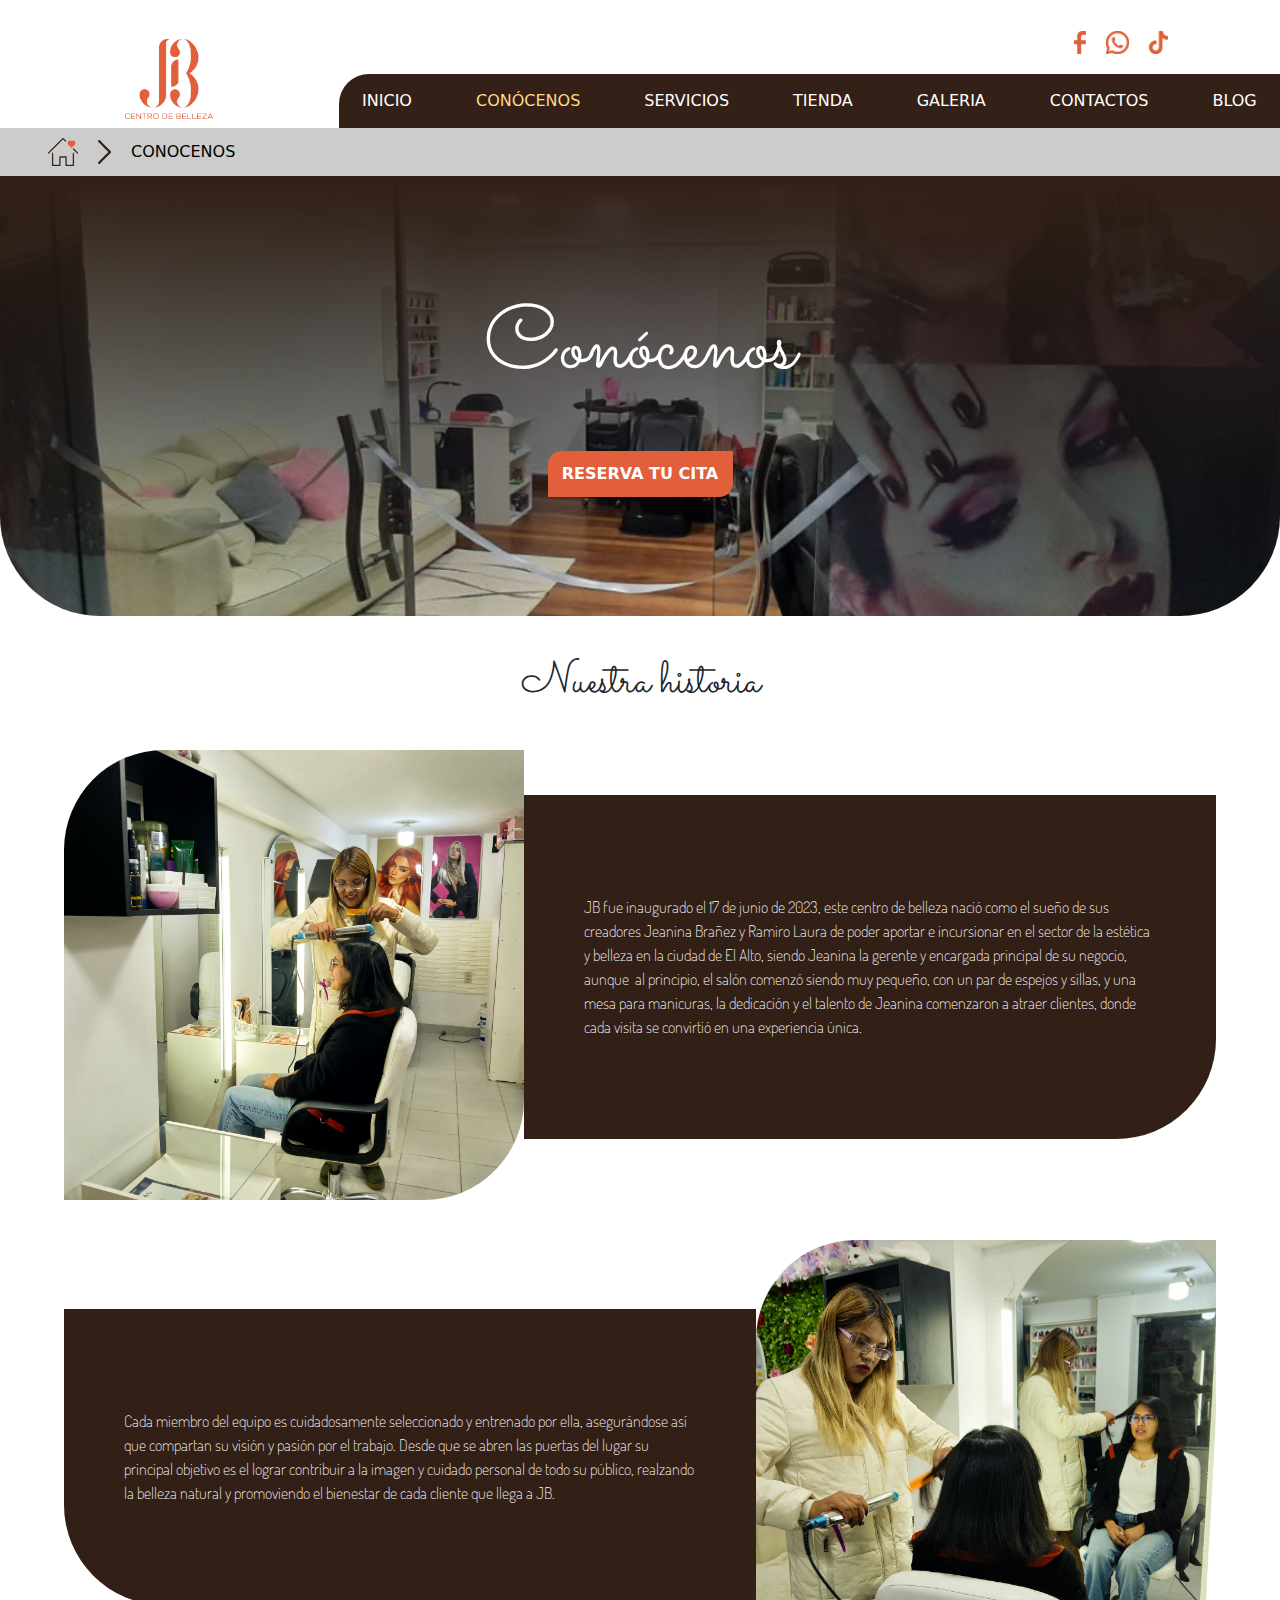
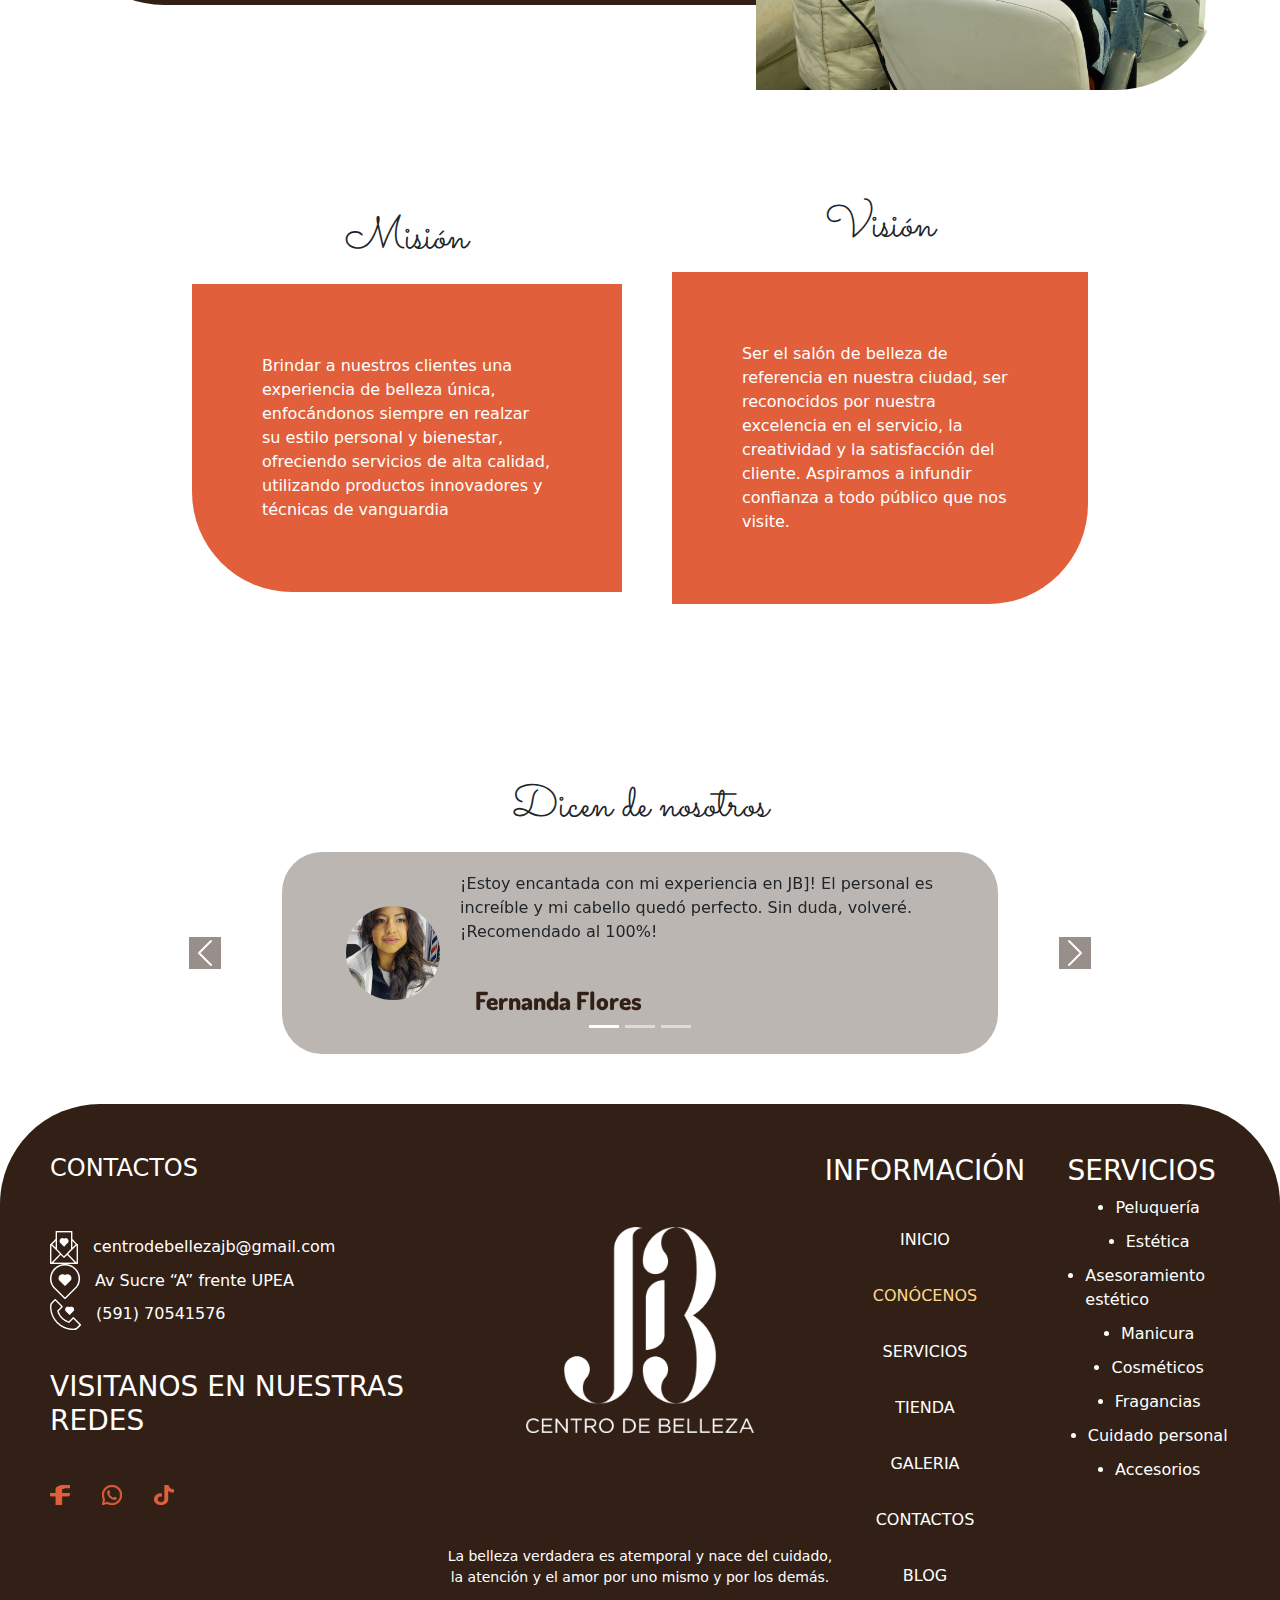
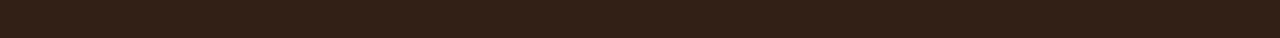
<file: Conocenos.html>
<!DOCTYPE html>
<html lang="en">
<head>
    <meta charset="UTF-8">
    <meta name="viewport" content="width=device-width, initial-scale=1.0">
    <title>Conocenos</title>
    <link rel="stylesheet" href="/styles/style.css">
    <link rel="stylesheet" href="/styles/conocenos.css">
    <link rel="stylesheet" href="https://cdn.jsdelivr.net/npm/bootstrap@5.3.3/dist/css/bootstrap.min.css">
    <style>
        a{
            text-decoration: none;
            color: white;
        }
    </style>
</head>
<body>
    <header>
        <div class="containerLogo">
            <img class="logo" src="/public/logos/LOGO_NARANJA.png" alt="logo naranja JB">
        </div>
        <div class="navTC">
            <div class="navTC_icons">
                <a class="icon" href="/">
                    <img src="/public/icons/Icono_facebook.png" alt="icon facebook">
                </a><a class="icon" href="/">
                    <img src="/public/icons/Icono_whatssapp.png" alt="icon whatsapp">
                </a><a class="icon" href="/">
                    <img src="/public/icons/Icono_tiktok.png" alt="icon tiktok">
                </a>
            </div>
            <nav class="navTC_links">
                <div>
                    <a href="/">INICIO</a><a class="activate" href="/Conocenos.html">CONÓCENOS</a><a href="/Servicio.html">SERVICIOS</a><a href="/Tienda.html">TIENDA</a><a href="/Galeria.html">GALERIA</a><a href="/Contactos.html">CONTACTOS</a><a href="/Blog.html">BLOG</a>
                </div>
            </nav>
        </div>
        <div>
            <img class="ham menu" src="/public/icons/ham.png" alt="icon de menu">
            <nav class="navMobile descNav">
                <div class="navMobile_header">
                    <img class="containerLogo" style="width:48.67px;" src="/public/logos/LOGO_NARANJA.png" alt="logo naranja">
                    <svg class="ham" xmlns="http://www.w3.org/2000/svg"  width="34"  height="34"  viewBox="0 0 24 24"  fill="none" stroke="currentColor"  stroke-width="2"  stroke-linecap="round"  stroke-linejoin="round"  class="icon icon-tabler icons-tabler-outline icon-tabler-x"><path stroke="none" d="M0 0h24v24H0z" fill="none"/><path d="M18 6l-12 12" /><path d="M6 6l12 12" /></svg>
                </div>
                <div class="navMobile_links" >
                    <a href="/">INICIO</a><a class="activate" href="/Conocenos.html">CONÓCENOS</a><a href="/Servicio.html">SERVICIOS</a><a href="/Tienda.html">TIENDA</a><a href="/Galeria.html">GALERIA</a><a href="/Contactos.html">CONTACTOS</a><a href="/Blog.html">BLOG</a>
                </div>
            </nav>
        </div>
    </header>
    <main>
        <div style="background-color: white; border-bottom-right-radius: 100px;">
            <div class="Tag">
                <a href="/">
                    <img style="width: 30px;" src="/public/icons/Icono_home (1).png" alt=""> 
                </a>
                <img src="/public/icons/flechita.png" alt="">  
                <a style="color: black;" href="/Conocenos.html">CONOCENOS</a>
            </div>
            <div class="BannerSecundario" style="background-image: url('/public/banner2.png');">
                <h1 style="font-family: 'Secramento'; font-size: 90px; color: white; font-weight: 300">Conócenos</h1>
                <a class="button_one" style="background-color: #E1603B; font-weight: 600; text-decoration: none; color: white;" href="/Contactos.html">RESERVA TU CITA</a>
            </div>
            <h2 style="margin: 30px 0;">Nuestra historia</h2>
            <div class="Card">
                <img src="/public/img/20241009_112241 (1).jpg" alt="">
                <p class="Card_text" style="border-bottom-right-radius: 100px;">
                    JB fue inaugurado el 17 de junio de 2023, este centro de belleza nació como el sueño de sus creadores Jeanina Brañez y Ramiro Laura de poder aportar e incursionar en el sector de la estética y belleza en la ciudad de El Alto, siendo Jeanina la gerente y encargada principal de su negocio, aunque  al principio, el salón comenzó siendo muy pequeño, con un par de espejos y sillas, y una mesa para manicuras, la dedicación y el talento de Jeanina comenzaron a atraer clientes, donde cada visita se convirtió en una experiencia única.
                </p>
            </div>
            <div style="margin-top: 40px;" class="Card">
                <p class="Card_text" style="border-bottom-left-radius: 100px;">
                    Cada miembro del equipo es cuidadosamente seleccionado y entrenado por ella, asegurándose así que compartan su visión y pasión por el trabajo. Desde que se abren las puertas del lugar su principal objetivo es el lograr contribuir a la imagen y cuidado personal de todo su público, realzando la belleza natural y promoviendo el bienestar de cada cliente que llega a JB.
                </p>
                <img src="/public/img/20241009_112347.jpg" alt="">
            </div>
            <div class="MisionVision" style="padding: 100px 0; display: flex; justify-content: center; align-items: center; gap: 50px; width: 70%; margin: auto;">
                <div>
                    <h2>Misión</h2>
                    <p style="padding:70px; background-color: #E1603B; border-bottom-left-radius: 100px; color:white">Brindar a nuestros clientes una experiencia de belleza única, enfocándonos siempre en realzar su estilo personal y bienestar, ofreciendo servicios de alta calidad, utilizando productos innovadores y técnicas de vanguardia</p>
                </div>
                <div>
                    <h2>Visión</h2>
                    <p style="padding:70px; background-color: #E1603B; border-bottom-right-radius: 100px; color:white">Ser el salón de belleza de referencia en nuestra ciudad, ser reconocidos por nuestra excelencia en el servicio, la creatividad y la satisfacción del cliente. Aspiramos a infundir confianza a todo público que nos visite.</p>
                </div>
            </div>
        </div>
        
        <div style="margin: 50px 0;">
            <h2>Dicen de nosotros</h2>
            <div id="carouselExampleIndicators" class="carousel slide" style="min-width: 320px; width: 80%; margin: auto;">
                <div class="carousel-indicators">
                  <button type="button" data-bs-target="#carouselExampleIndicators" data-bs-slide-to="0" class="active" aria-current="true" aria-label="Slide 1"></button>
                  <button type="button" data-bs-target="#carouselExampleIndicators" data-bs-slide-to="1" aria-label="Slide 2"></button>
                  <button type="button" data-bs-target="#carouselExampleIndicators" data-bs-slide-to="2" aria-label="Slide 3"></button>
                </div>
                <div class="carousel-inner" >
                  <div class="carousel-item active">
                    <div class="testimonio">
                        <img style="width: 94px; height: 94px; border-radius: 100%; object-fit: cover;" src="/public/img/fotoperfil.jpeg" alt="">
                        <div style="width: 70%; display: flex; flex-direction: column; gap: 7px;">
                            <p >
                                ¡Estoy encantada con mi experiencia en JB]! El personal es increíble y mi cabello quedó perfecto. Sin duda, volveré. ¡Recomendado al 100%!
                            </p>
                            <span style="margin: 15px; font-size: 25px; font-family: 'DosisExtraBold'; color: #322016;">
                                Fernanda Flores
                            </span>
                        </div>
                    </div>
                  </div>
                  <div class="carousel-item">
                    <div class="testimonio">
                        <img style="width: 94px; height: 94px; border-radius: 100%; object-fit: cover;" src="/public/img/fotoperfil.jpeg" alt="">
                        <div style="width: 70%; display: flex; flex-direction: column; gap: 7px;">
                            <p >
                                ¡Estoy encantada con mi experiencia en JB]! El personal es increíble y mi cabello quedó perfecto. Sin duda, volveré. ¡Recomendado al 100%!
                            </p>
                            <span style="margin: 15px; font-size: 25px; font-family: 'DosisExtraBold'; color: #322016;">
                                Fernanda Flores
                            </span>
                        </div>
                    </div>
                  </div>
                  <div class="carousel-item">
                    <div class="testimonio">
                        <img style="width: 94px; height: 94px; border-radius: 100%; object-fit: cover;" src="/public/img/fotoperfil.jpeg" alt="">
                        <div style="width: 70%; display: flex; flex-direction: column; gap: 7px;">
                            <p >
                                ¡Estoy encantada con mi experiencia en JB]! El personal es increíble y mi cabello quedó perfecto. Sin duda, volveré. ¡Recomendado al 100%!
                            </p>
                            <span style="margin: 15px; font-size: 25px; font-family: 'DosisExtraBold'; color: #322016;">
                                Fernanda Flores
                            </span>
                        </div>
                    </div>
                  </div>
                </div>
                <button class="carousel-control-prev" type="button" data-bs-target="#carouselExampleIndicators" data-bs-slide="prev">
                  <span style="color: black; background-color: #322016;" class="carousel-control-prev-icon" aria-hidden="true"></span>
                  <span class="visually-hidden">Previous</span>
                </button>
                <button class="carousel-control-next" type="button" data-bs-target="#carouselExampleIndicators" data-bs-slide="next">
                  <span style="color: black; background-color: #322016;" class="carousel-control-next-icon" aria-hidden="true"></span>
                  <span class="visually-hidden">Next</span>
                </button>
              </div>
        </div>
    </main>
    <footer style="background: #322016; border-top-left-radius: 100px; border-top-right-radius: 100px; padding: 50px; color: white;" class="footerCompu">
        <div style="display: flex; flex-direction: column; gap:2.5rem">
            <h4>CONTACTOS</h4>
            <div>
                <div class="footericons">
                    <img src="/public/icons/email.png" alt=""> <span>centrodebellezajb@gmail.com</span>
                </div>
                <div class="footericons">
                    <img src="/public/icons/ubicacion.png" alt=""> <span>Av Sucre “A” frente UPEA</span>
                </div>
                <div class="footericons">
                    <img src="/public/icons/phone.png" alt=""> <span>(591) 70541576</span>
                </div>
            </div>
            <h3>VISITANOS EN NUESTRAS REDES</h3>
            <div style="display: flex; justify-content: start; gap: 2rem;">
                <img style="width:20px; height: 20px;" src="/public/icons/Icono_facebook.png" alt="">
                <img style="width:20px; height: 20px;" src="/public/icons/Icono_whatssapp.png" alt="">
                <img style="width:20px; height: 20px;" src="/public/icons/Icono_tiktok.png" alt="">
            </div>
        </div>
        <div style="display: flex; flex-direction: column; gap: 2.5rem;">
            <img style="width: 228px; height: 206px; margin: auto;" src="/public/logos/Logo_BLANCO.png" alt="">
            <small style="text-align: center;">La belleza verdadera es atemporal y nace del cuidado, la atención y el amor por uno mismo y por los demás.</small>
        </div>
        <div style="display: grid; grid-template-columns: repeat(2, minmax(0, 1fr)); gap: 2.5rem;">
            <div style="display: flex; flex-direction: column; gap: 2rem; justify-content: center; align-items: center; ">
                <h3>INFORMACIÓN</h3>
                <a href="/">INICIO</a><a class="activate" href="/Conocenos.html">CONÓCENOS</a><a href="/Servicio.html">SERVICIOS</a><a href="/Tienda.html">TIENDA</a><a href="/Galeria.html">GALERIA</a><a href="/Contactos.html">CONTACTOS</a><a href="/Blog.html">BLOG</a>
            </div>
            <div>
                <h3 style="text-align: center;">SERVICIOS</h3>
                <ul style="display: flex; flex-direction: column; gap:10px;justify-content: center; align-items: center;">
                    <li>Peluquería</li>
                    <li>Estética</li>
                    <li>Asesoramiento estético</li>
                    <li>Manicura</li>
                    <li>Cosméticos</li>
                    <li>Fragancias</li>
                    <li>Cuidado personal</li>
                    <li>Accesorios</li>
                  </ul>
            </div>
        </div>
    </footer>
    <footer class="footercel">
        <div class="contact-info">
            <h3>CONTACTOS</h3>
            <p class="footericons"><img src="public/icons/email.png" alt=""> centrodebelleza@gmail.com</p>
            <p class="footericons"><img src="/public/icons/ubicacion.png" alt=""> Av. Sucre "A" frente UPEA</p>
            <p class="footericons"><img src="/public/icons/phone.png" alt=""> (591) 60229401</p>
        </div>
        <div class="social-icons">
            <h3>VISÍTANOS EN NUESTRAS REDES</h3>
            <div style="display: flex; justify-content: space-around; align-items: center; margin-top: 30px;">
                <a href="#"><img style="width: 30px; height: 30px;" src="/public/icons/Icono_facebook.png" alt=""></a>
                <a href="#"><img style="width: 30px; height: 30px;" src="/public/icons/Icono_whatssapp.png" alt=""></a>
                <a href="#"><img style="width: 30px; height: 30px;" src="/public/icons/Icono_tiktok.png" alt=""></a>
            </div>
        </div>
        <div class="logo">
            <img style="width: 100px; height: 90px; margin: 30px auto;" src="/public/logos/Logo_BLANCO.png" alt="Centro de Belleza logo">
            <p class="italic">La belleza verdadera es atemporal y nace del cuidado, la atención y el amor por uno mismo y por los demás.</p>
        </div>
        <div style="display: flex; justify-content: space-around; align-items: center; margin-top: 30px;">
            <div class="info">
                <h3>INFORMACIÓN</h3>
                <ul>
                    <li>CONÓCENOS</li>
                    <li>GALERÍA</li>
                    <li>CONTACTOS</li>
                    <li>BLOG</li>
                </ul>
            </div>
            <div class="services">
                <h3>SERVICIOS</h3>
                <ul>
                    <li>PELUQUERÍA</li>
                    <li>ESTÉTICA</li>
                    <li>ASESORAMIENTO ESTÉTICO</li>
                    <li>MANICURA</li>
                    <li>COSMÉTICOS</li>
                    <li>FRAGANCIAS</li>
                    <li>CUIDADO PERSONAL</li>
                    <li>ACCESORIOS</li>
                </ul>
            </div>
        </div>
        <div class="copyright">
            <p>©Copyright 2023. Todos los derechos reservados.</p>
        </div>
    </footer>
    <script src="/scripts/app.js"></script>
    <script src="https://cdn.jsdelivr.net/npm/bootstrap@5.3.3/dist/js/bootstrap.bundle.min.js" integrity="sha384-YvpcrYf0tY3lHB60NNkmXc5s9fDVZLESaAA55NDzOxhy9GkcIdslK1eN7N6jIeHz" crossorigin="anonymous"></script>
</body>
</html>
</file>
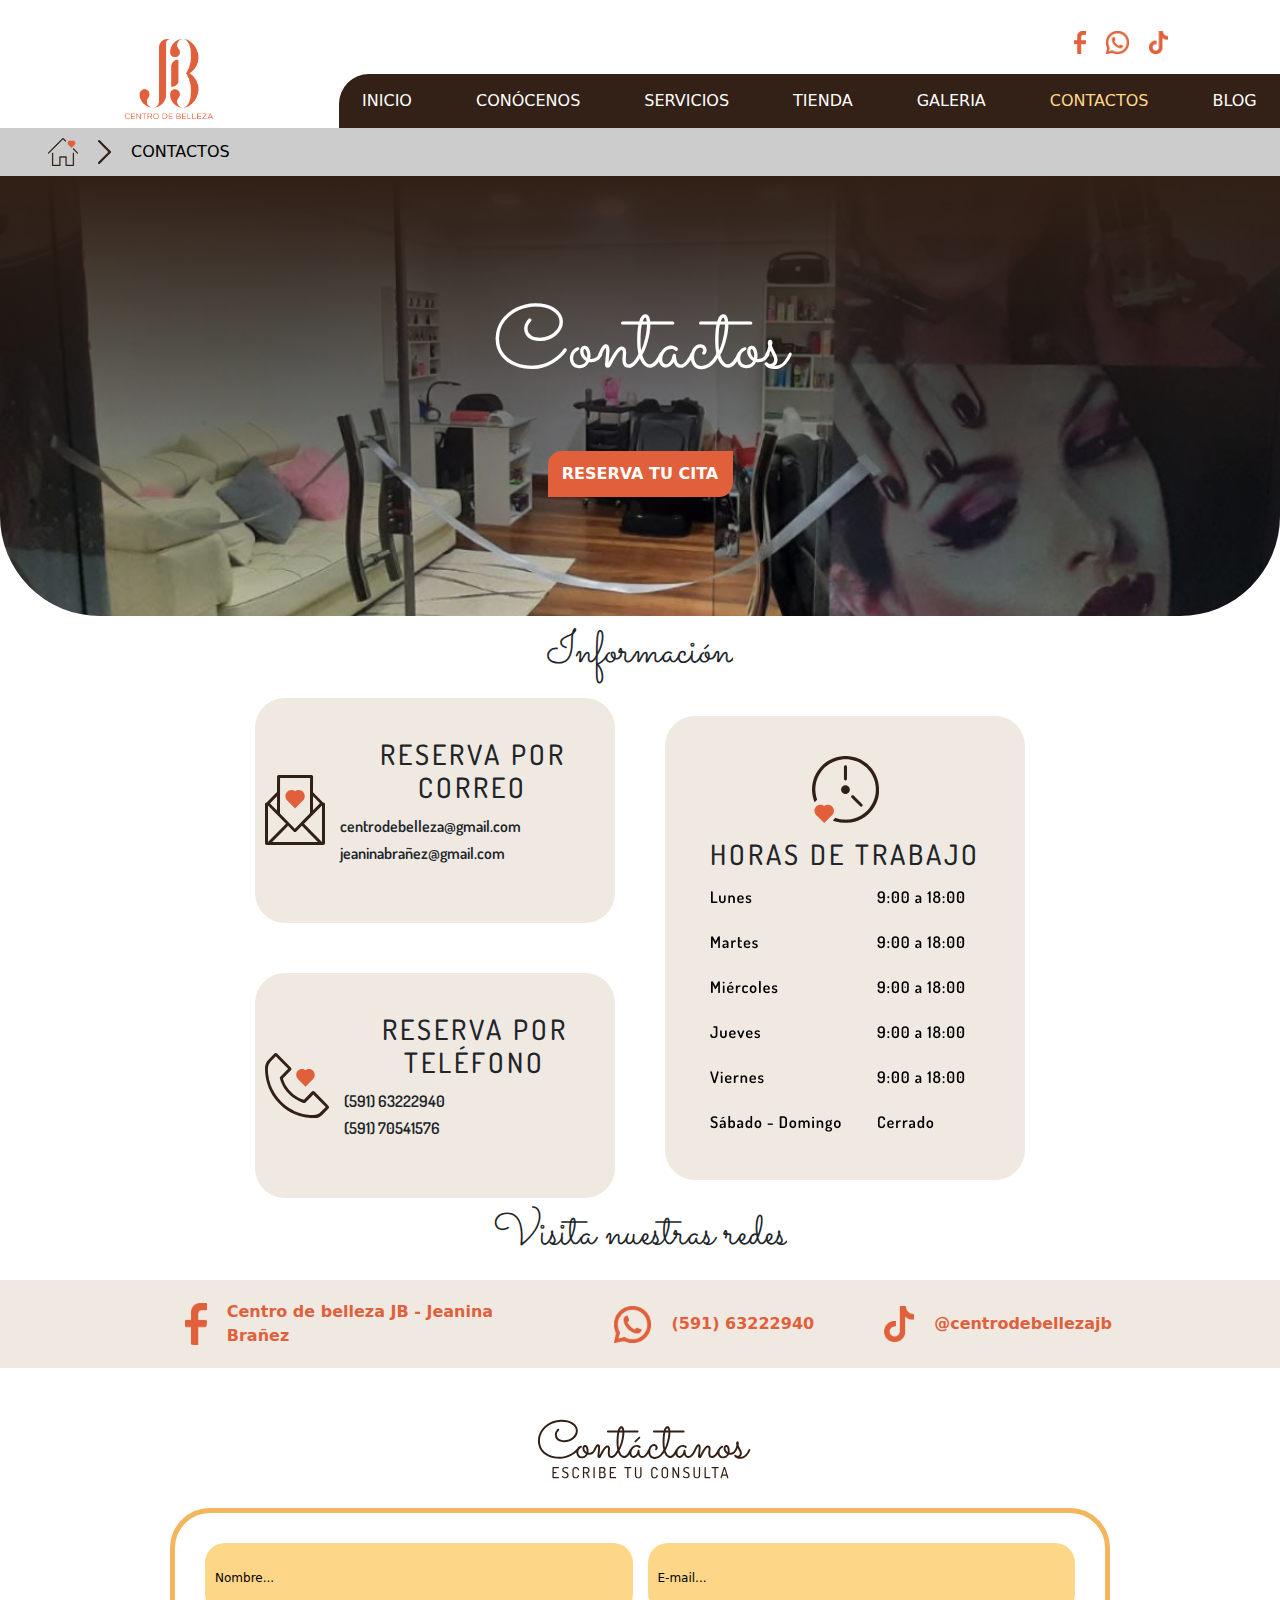
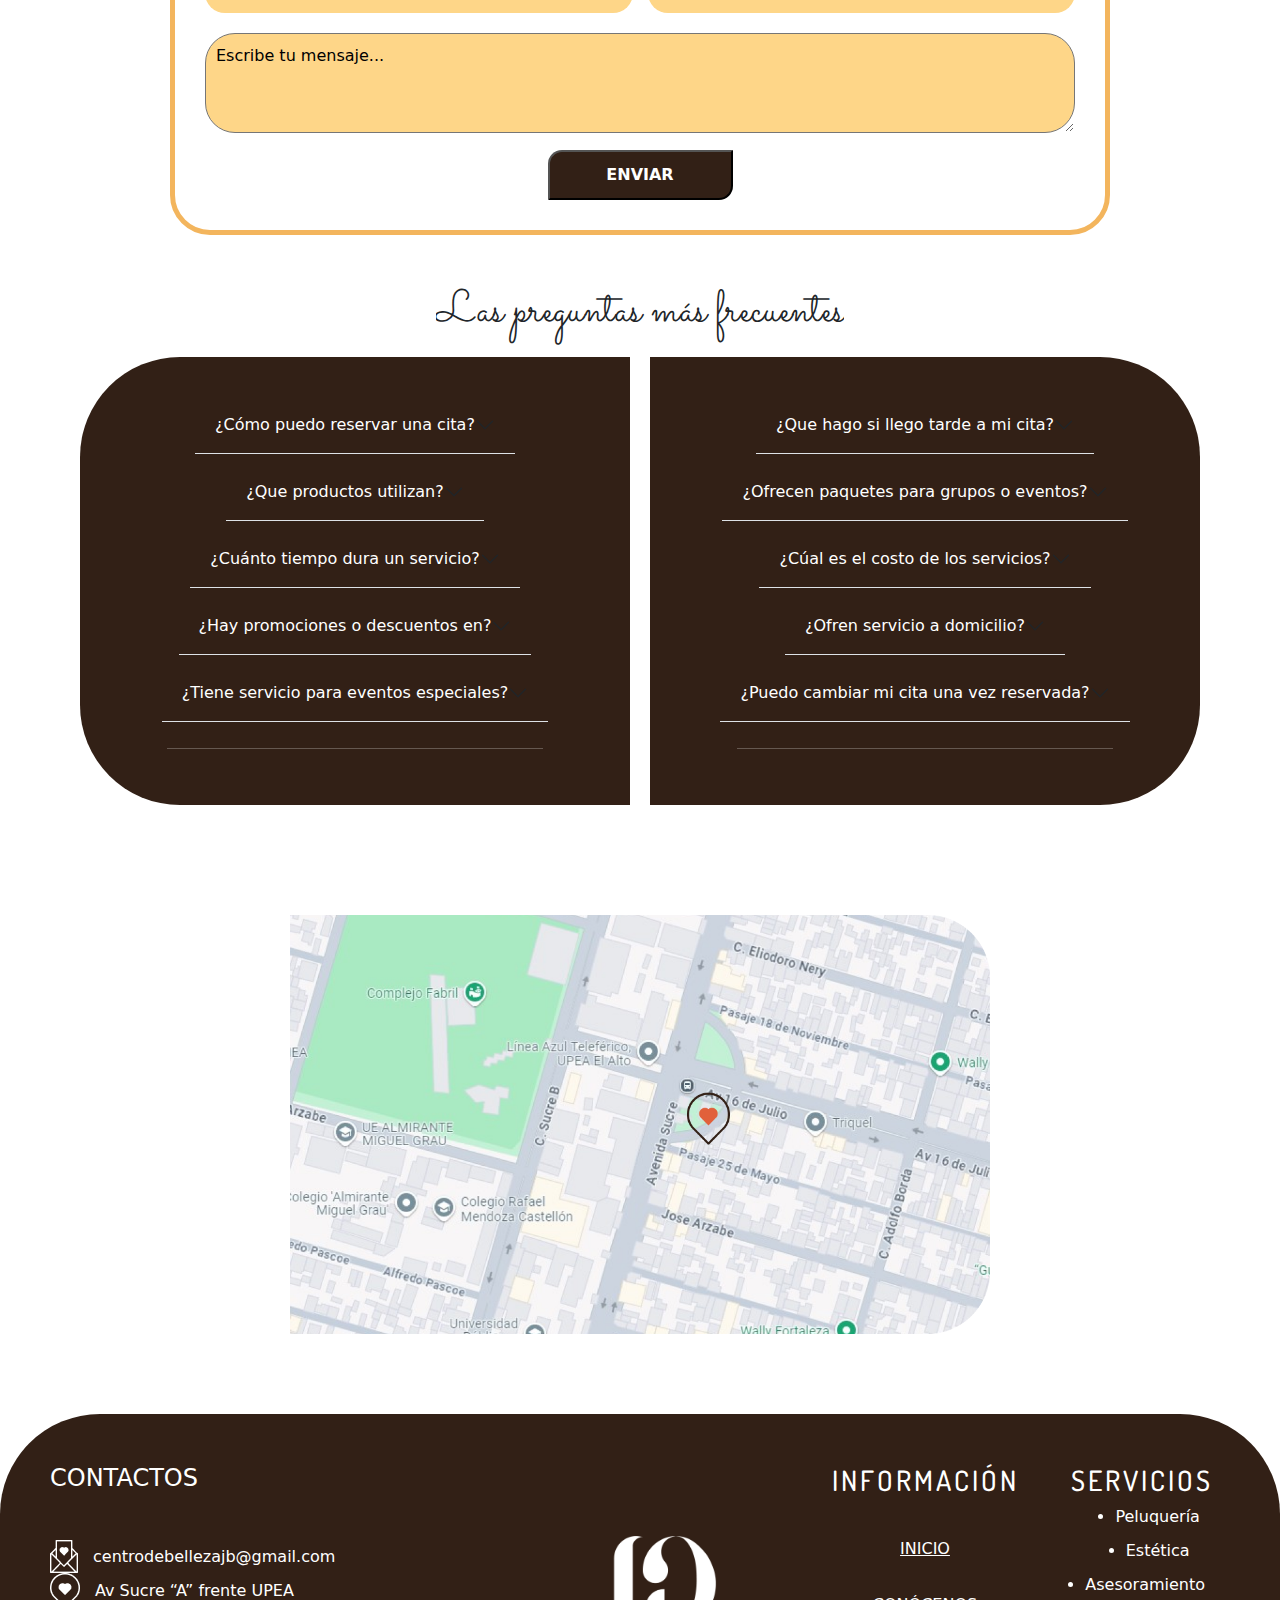
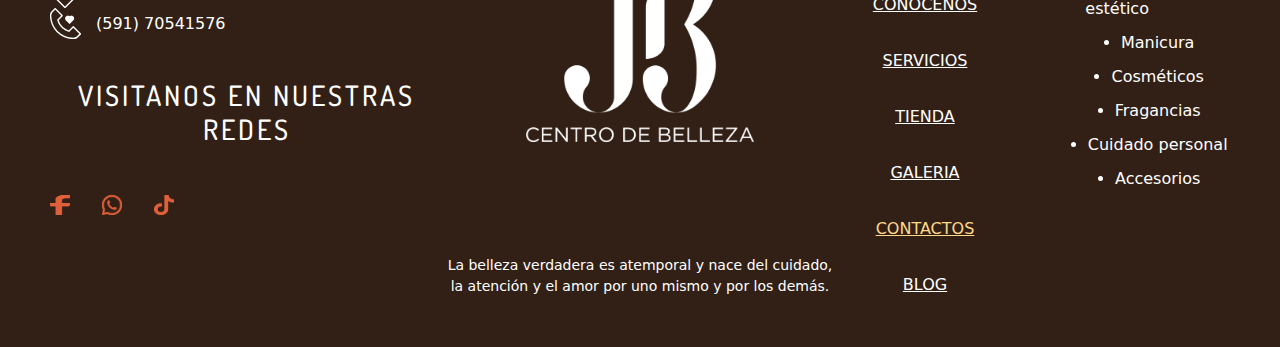
<file: Contactos.html>
<!DOCTYPE html>
<html lang="en">
<head>
    <meta charset="UTF-8">
    <meta name="viewport" content="width=device-width, initial-scale=1.0">
    <title>Tienda</title>
    <link rel="stylesheet" href="/styles/style.css">
    <link rel="stylesheet" href="/styles/contactos.css">
    <link rel="stylesheet" href="https://cdn.jsdelivr.net/npm/bootstrap@5.3.3/dist/css/bootstrap.min.css">
</head>
<body>
    <header>
        <div class="containerLogo">
            <img class="logo" src="/public/logos/LOGO_NARANJA.png" alt="logo naranja JB">
        </div>
        <div class="navTC">
            <div class="navTC_icons">
                <a class="icon" href="/">
                    <img src="/public/icons/Icono_facebook.png" alt="icon facebook">
                </a><a class="icon" href="/">
                    <img src="/public/icons/Icono_whatssapp.png" alt="icon whatsapp">
                </a><a class="icon" href="/">
                    <img src="/public/icons/Icono_tiktok.png" alt="icon tiktok">
                </a>
            </div>
            <nav class="navTC_links">
                <div>
                    <a href="/">INICIO</a><a href="/Conocenos.html">CONÓCENOS</a><a href="/Servicio.html">SERVICIOS</a><a href="/Tienda.html">TIENDA</a><a href="/Galeria.html">GALERIA</a><a class="activate" href="/Contactos.html">CONTACTOS</a><a href="/Blog.html">BLOG</a>
                </div>
            </nav>
        </div>
        <div>
            <img class="ham menu" src="/public/icons/ham.png" alt="icon de menu">
            <nav class="navMobile descNav">
                <div class="navMobile_header">
                    <img class="containerLogo" style="width:48.67px;" src="/public/logos/LOGO_NARANJA.png" alt="logo naranja">
                    <svg class="ham" xmlns="http://www.w3.org/2000/svg"  width="34"  height="34"  viewBox="0 0 24 24"  fill="none" stroke="currentColor"  stroke-width="2"  stroke-linecap="round"  stroke-linejoin="round"  class="icon icon-tabler icons-tabler-outline icon-tabler-x"><path stroke="none" d="M0 0h24v24H0z" fill="none"/><path d="M18 6l-12 12" /><path d="M6 6l12 12" /></svg>
                </div>
                <div class="navMobile_links" >
                    <a href="/">INICIO</a><a href="/Conocenos.html">CONÓCENOS</a><a href="/Servicio.html">SERVICIOS</a><a href="/Tienda.html">TIENDA</a><a href="/Galeria.html">GALERIA</a><a class="activate" href="/Contactos.html">CONTACTOS</a><a href="/Blog.html">BLOG</a>
                </div>
            </nav>
        </div>
    </header>
    <main>
        <div style="background-color: white; border-bottom-left-radius: 100px; padding-bottom: 30px;">
            <div class="Tag">
                <a href="/">
                    <img style="width: 30px;" src="/public/icons/Icono_home (1).png" alt=""> 
                </a>
                <img src="/public/icons/flechita.png" alt="">  
                <a style="color: black; text-decoration: none;" href="/Conocenos.html">CONTACTOS</a>
            </div>
            <section class="BannerSecundario" style="background-image: url('/public/banner2.png');">
                <h1 style="font-family: 'Secramento'; font-size: 90px; color: white; font-weight: 300">Contactos</h1>
                <a class="button_one" style="background-color: #E1603B; font-weight: 600; color: white; text-decoration: none;" href="/Contactos.html">RESERVA TU CITA</a>
            </section>
            <div style="display: flex; justify-content: center; align-items: center; flex-direction: column;">
                <h2>Información</h2>
                <div style="display: flex; flex-wrap: wrap; justify-content: center; align-items: center; gap: 50px;">
                    <div>
                        <div class="container" style="margin-bottom: 50px;">
                            <img src="/public/icons/cont.svg" alt="">
                            <div>
                                <h3>RESERVA POR CORREO</h3>
                                <p>
                                    centrodebelleza@gmail.com
                                    <br>
                                    jeaninabrañez@gmail.com
                                </p>
                            </div>
                        </div>
                        <div class="container">
                            <img src="/public/icons/cont2.svg" alt="">
                            <div>
                                <h3>RESERVA POR TELÉFONO</h3>
                                <p>
                                    (591) 63222940 
                                    <br>
                                    (591) 70541576
                                </p>
                            </div>
                        </div>
                    </div>
                    <div class="container" style="flex-direction: column;">
                        <img src="/public/icons/cont3.svg" alt="">
                        <div>
                            <h3>HORAS DE TRABAJO</h3>
                            <img src="/public/icons/horarios.png" alt="">
                        </div>
                    </div>
                </div>
                <h2>Visita nuestras redes</h2>
                <div class="redes">
                    <div>
                        <img style="width: 22px;" src="/public//icons/Icono_facebook.png" alt="facebook">
                        <span>Centro de belleza JB - Jeanina Brañez</span>
                    </div>
                    <div>
                        <img style="width: 37px;" src="/public//icons/Icono_whatssapp.png" alt="facebook">
                        <span>(591) 63222940</span>
                    </div>
                    <div>
                        <img style="width: 30px;" src="/public//icons/Icono_tiktok.png" alt="facebook">
                        <span>@centrodebellezajb</span>
                    </div>
                </div>
                <section style="display: flex; justify-content: center; align-items: center; flex-direction: column; margin: 40px 0;">
                    <img id="contactotitle" src="/public/icons/contactanos.svg" alt="contactos">
                    <div class="form-container">
                        <form>
                          <div class="form-group">
                            <input type="text" placeholder="Nombre..." required>
                            <input type="email" placeholder="E-mail..." required>
                          </div>
                          <textarea placeholder="Escribe tu mensaje..." required></textarea>
                          <br>
                          <button class="button_one" style="background-color: #322016; color: white;margin-top: 10px; font-weight: 700;" type="submit">ENVIAR</button>
                        </form>
                    </div>
                </section> 
                <h2>
                    Las preguntas más frecuentes
                </h2>
                <div class="questions">
                    <div style="border-bottom-left-radius: 100px; border-top-left-radius: 100px;" class="q accordion accordion-flush" id="accordionFlushExample">
                        <div class="accordion-item" style="padding: 0; margin: 0;">
                            <span class="accordion-header">
                              <button style="background-color: #322016; color: white;" class="accordion-button collapsed" type="button" data-bs-toggle="collapse" data-bs-target="#flush-collapseuno" aria-expanded="false" aria-controls="flush-collapseuno">
                                ¿Cómo puedo reservar una cita? 
                              </button>
                            </span>
                            <div id="flush-collapseuno" class="accordion-collapse collapse" data-bs-parent="#accordionFlushExample">
                              <div class="accordion-body" style="background-color: #322016; color: white;">Si llegas tarde, por favor, infórmanos lo antes posible. Intentaremos acomodarte, pero puede que necesitemos ajustar el tiempo de tu servicio o reprogramar tu cita.</div>
                            </div>
                          </div>
                        <div class="accordion-item" style="padding: 0; margin: 0;">
                            <span class="accordion-header">
                              <button style="background-color: #322016; color: white;" class="accordion-button collapsed" type="button" data-bs-toggle="collapse" data-bs-target="#flush-collapsedos" aria-expanded="false" aria-controls="flush-collapsedos">
                                ¿Que productos utilizan?
                              </button>
                            </span>
                            <div id="flush-collapsedos" class="accordion-collapse collapse" data-bs-parent="#accordionFlushExample">
                              <div class="accordion-body" style="background-color: #322016; color: white;">Si llegas tarde, por favor, infórmanos lo antes posible. Intentaremos acomodarte, pero puede que necesitemos ajustar el tiempo de tu servicio o reprogramar tu cita.</div>
                            </div>
                        </div>
                        <div class="accordion-item" style="padding: 0; margin: 0;">
                            <span class="accordion-header">
                              <button style="background-color: #322016; color: white;" class="accordion-button collapsed" type="button" data-bs-toggle="collapse" data-bs-target="#flush-collapsetres" aria-expanded="false" aria-controls="flush-collapsetres">
                                ¿Cuánto tiempo dura un servicio?
                              </button>
                            </span>
                            <div id="flush-collapsetres" class="accordion-collapse collapse" data-bs-parent="#accordionFlushExample">
                              <div class="accordion-body" style="background-color: #322016; color: white;">Si llegas tarde, por favor, infórmanos lo antes posible. Intentaremos acomodarte, pero puede que necesitemos ajustar el tiempo de tu servicio o reprogramar tu cita.</div>
                            </div>
                        </div>
                        <div class="accordion-item" style="padding: 0; margin: 0;">
                            <span class="accordion-header">
                              <button style="background-color: #322016; color: white;" class="accordion-button collapsed" type="button" data-bs-toggle="collapse" data-bs-target="#flush-collapsecuatro" aria-expanded="false" aria-controls="flush-collapsecuatro">
                                ¿Hay promociones o descuentos en?
                              </button>
                            </span>
                            <div id="flush-collapsecuatro" class="accordion-collapse collapse" data-bs-parent="#accordionFlushExample">
                              <div class="accordion-body" style="background-color: #322016; color: white;">Si llegas tarde, por favor, infórmanos lo antes posible. Intentaremos acomodarte, pero puede que necesitemos ajustar el tiempo de tu servicio o reprogramar tu cita.</div>
                            </div>
                        </div>
                        <div class="accordion-item" style="padding: 0; margin: 0;">
                            <span class="accordion-header">
                              <button style="background-color: #322016; color: white;" class="accordion-button collapsed" type="button" data-bs-toggle="collapse" data-bs-target="#flush-collapsecinco" aria-expanded="false" aria-controls="flush-collapsecinco">
                                ¿Tiene servicio para eventos especiales?
                              </button>
                            </span>
                            <div id="flush-collapsecinco" class="accordion-collapse collapse" data-bs-parent="#accordionFlushExample">
                              <div class="accordion-body" style="background-color: #322016; color: white;">Si llegas tarde, por favor, infórmanos lo antes posible. Intentaremos acomodarte, pero puede que necesitemos ajustar el tiempo de tu servicio o reprogramar tu cita.</div>
                            </div>
                        </div>
                        <hr>
                    </div>
                    <div style="border-bottom-right-radius: 100px; border-top-right-radius: 100px;" class="q accordion accordion-flush"  id="accordionFlushExample2">
                        <div class="accordion-item" style="padding: 0; margin: 0;">
                            <span class="accordion-header">
                              <button style="background-color: #322016; color: white;" class="accordion-button collapsed" type="button" data-bs-toggle="collapse" data-bs-target="#flush-collapseOne" aria-expanded="false" aria-controls="flush-collapseOne">
                                ¿Que hago si llego tarde a mi cita?
                              </button>
                            </span>
                            <div id="flush-collapseOne" class="accordion-collapse collapse" data-bs-parent="#accordionFlushExample2">
                              <div class="accordion-body" style="background-color: #322016; color: white;">Si llegas tarde, por favor, infórmanos lo antes posible. Intentaremos acomodarte, pero puede que necesitemos ajustar el tiempo de tu servicio o reprogramar tu cita.</div>
                            </div>
                          </div>
                        <div class="accordion-item" style="padding: 0; margin: 0;">
                            <span class="accordion-header">
                              <button style="background-color: #322016; color: white;" class="accordion-button collapsed" type="button" data-bs-toggle="collapse" data-bs-target="#flush-collapseTwo" aria-expanded="false" aria-controls="flush-collapseTwo">
                                ¿Ofrecen paquetes para grupos o eventos?
                              </button>
                            </span>
                            <div id="flush-collapseTwo" class="accordion-collapse collapse" data-bs-parent="#accordionFlushExample2">
                              <div class="accordion-body" style="background-color: #322016; color: white;">Si llegas tarde, por favor, infórmanos lo antes posible. Intentaremos acomodarte, pero puede que necesitemos ajustar el tiempo de tu servicio o reprogramar tu cita.</div>
                            </div>
                        </div>
                        <div class="accordion-item" style="padding: 0; margin: 0;">
                            <span class="accordion-header">
                              <button style="background-color: #322016; color: white;" class="accordion-button collapsed" type="button" data-bs-toggle="collapse" data-bs-target="#flush-collapseThree" aria-expanded="false" aria-controls="flush-collapseThree">
                                ¿Cúal es el costo de los servicios?
                              </button>
                            </span>
                            <div id="flush-collapseThree" class="accordion-collapse collapse" data-bs-parent="#accordionFlushExample2">
                              <div class="accordion-body" style="background-color: #322016; color: white;">Si llegas tarde, por favor, infórmanos lo antes posible. Intentaremos acomodarte, pero puede que necesitemos ajustar el tiempo de tu servicio o reprogramar tu cita.</div>
                            </div>
                        </div>
                        <div class="accordion-item" style="padding: 0; margin: 0;">
                            <span class="accordion-header">
                              <button style="background-color: #322016; color: white;" class="accordion-button collapsed" type="button" data-bs-toggle="collapse" data-bs-target="#flush-collapseFour" aria-expanded="false" aria-controls="flush-collapseFour">
                                ¿Ofren servicio a domicilio?
                              </button>
                            </span>
                            <div id="flush-collapseFour" class="accordion-collapse collapse" data-bs-parent="#accordionFlushExample2">
                              <div class="accordion-body" style="background-color: #322016; color: white;">Si llegas tarde, por favor, infórmanos lo antes posible. Intentaremos acomodarte, pero puede que necesitemos ajustar el tiempo de tu servicio o reprogramar tu cita.</div>
                            </div>
                        </div>
                        <div class="accordion-item" style="padding: 0; margin: 0;">
                            <span class="accordion-header">
                              <button style="background-color: #322016; color: white;" class="accordion-button collapsed" type="button" data-bs-toggle="collapse" data-bs-target="#flush-collapseFive" aria-expanded="false" aria-controls="flush-collapseFive">
                                ¿Puedo cambiar mi cita una vez reservada?
                              </button>
                            </span>
                            <div id="flush-collapseFive" class="accordion-collapse collapse" data-bs-parent="#accordionFlushExample2">
                              <div class="accordion-body" style="background-color: #322016; color: white;">Si llegas tarde, por favor, infórmanos lo antes posible. Intentaremos acomodarte, pero puede que necesitemos ajustar el tiempo de tu servicio o reprogramar tu cita.</div>
                            </div>
                        </div>
                        <hr>
                    </div>
                </div>
            </div>
        </div>
        <div style="display: flex; justify-content: center; margin: 40px 0;">
            <img class="maps"  src="/public/icons/maps.png" alt="">
        </div>
    </main>
    <script src="scripts/app.js"></script>
    <script src="https://cdn.jsdelivr.net/npm/bootstrap@5.3.3/dist/js/bootstrap.bundle.min.js" integrity="sha384-YvpcrYf0tY3lHB60NNkmXc5s9fDVZLESaAA55NDzOxhy9GkcIdslK1eN7N6jIeHz" crossorigin="anonymous"></script>
    <footer style="background: #322016; border-top-left-radius: 100px; border-top-right-radius: 100px; padding: 50px; color: white;" class="footerCompu">
        <div style="display: flex; flex-direction: column; gap:2.5rem">
            <h4>CONTACTOS</h4>
            <div>
                <div class="footericons">
                    <img src="/public/icons/email.png" alt=""> <span>centrodebellezajb@gmail.com</span>
                </div>
                <div class="footericons">
                    <img src="/public/icons/ubicacion.png" alt=""> <span>Av Sucre “A” frente UPEA</span>
                </div>
                <div class="footericons">
                    <img src="/public/icons/phone.png" alt=""> <span>(591) 70541576</span>
                </div>
            </div>
            <h3>VISITANOS EN NUESTRAS REDES</h3>
            <div style="display: flex; justify-content: start; gap: 2rem;">
                <img style="width:20px; height: 20px;" src="/public/icons/Icono_facebook.png" alt="">
                <img style="width:20px; height: 20px;" src="/public/icons/Icono_whatssapp.png" alt="">
                <img style="width:20px; height: 20px;" src="/public/icons/Icono_tiktok.png" alt="">
            </div>
        </div>
        <div style="display: flex; flex-direction: column; gap: 2.5rem;">
            <img style="width: 228px; height: 206px; margin: auto;" src="/public/logos/Logo_BLANCO.png" alt="">
            <small style="text-align: center;">La belleza verdadera es atemporal y nace del cuidado, la atención y el amor por uno mismo y por los demás.</small>
        </div>
        <div style="display: grid; grid-template-columns: repeat(2, minmax(0, 1fr)); gap: 2.5rem;">
            <div style="display: flex; flex-direction: column; gap: 2rem; justify-content: center; align-items: center; ">
                <h3>INFORMACIÓN</h3>
                <a href="/">INICIO</a><a href="/Conocenos.html">CONÓCENOS</a><a href="/Servicio.html">SERVICIOS</a><a href="/Tienda.html">TIENDA</a><a href="/Galeria.html">GALERIA</a><a class="activate" href="/Contactos.html">CONTACTOS</a><a href="/Blog.html">BLOG</a>
            </div>
            <div>
                <h3 style="text-align: center;">SERVICIOS</h3>
                <ul style="display: flex; flex-direction: column; gap:10px;justify-content: center; align-items: center;">
                    <li>Peluquería</li>
                    <li>Estética</li>
                    <li>Asesoramiento estético</li>
                    <li>Manicura</li>
                    <li>Cosméticos</li>
                    <li>Fragancias</li>
                    <li>Cuidado personal</li>
                    <li>Accesorios</li>
                  </ul>
            </div>
        </div>
    </footer>
    <footer class="footercel">
        <div class="contact-info">
            <h3>CONTACTOS</h3>
            <p class="footericons"><img src="public/icons/email.png" alt=""> centrodebelleza@gmail.com</p>
            <p class="footericons"><img src="/public/icons/ubicacion.png" alt=""> Av. Sucre "A" frente UPEA</p>
            <p class="footericons"><img src="/public/icons/phone.png" alt=""> (591) 60229401</p>
        </div>
        <div class="social-icons">
            <h3>VISÍTANOS EN NUESTRAS REDES</h3>
            <div style="display: flex; justify-content: space-around; align-items: center; margin-top: 30px;">
                <a href="#"><img style="width: 30px; height: 30px;" src="/public/icons/Icono_facebook.png" alt=""></a>
                <a href="#"><img style="width: 30px; height: 30px;" src="/public/icons/Icono_whatssapp.png" alt=""></a>
                <a href="#"><img style="width: 30px; height: 30px;" src="/public/icons/Icono_tiktok.png" alt=""></a>
            </div>
        </div>
        <div class="logo">
            <img style="width: 100px; height: 90px; margin: 30px auto;" src="/public/logos/Logo_BLANCO.png" alt="Centro de Belleza logo">
            <p class="italic">La belleza verdadera es atemporal y nace del cuidado, la atención y el amor por uno mismo y por los demás.</p>
        </div>
        <div style="display: flex; justify-content: space-around; align-items: center; margin-top: 30px;">
            <div class="info">
                <h3>INFORMACIÓN</h3>
                <ul>
                    <li>CONÓCENOS</li>
                    <li>GALERÍA</li>
                    <li>CONTACTOS</li>
                    <li>BLOG</li>
                </ul>
            </div>
            <div class="services">
                <h3>SERVICIOS</h3>
                <ul>
                    <li>PELUQUERÍA</li>
                    <li>ESTÉTICA</li>
                    <li>ASESORAMIENTO ESTÉTICO</li>
                    <li>MANICURA</li>
                    <li>COSMÉTICOS</li>
                    <li>FRAGANCIAS</li>
                    <li>CUIDADO PERSONAL</li>
                    <li>ACCESORIOS</li>
                </ul>
            </div>
        </div>
        <div class="copyright">
            <p>©Copyright 2023. Todos los derechos reservados.</p>
        </div>
    </footer>
</body>
</html>
</file>
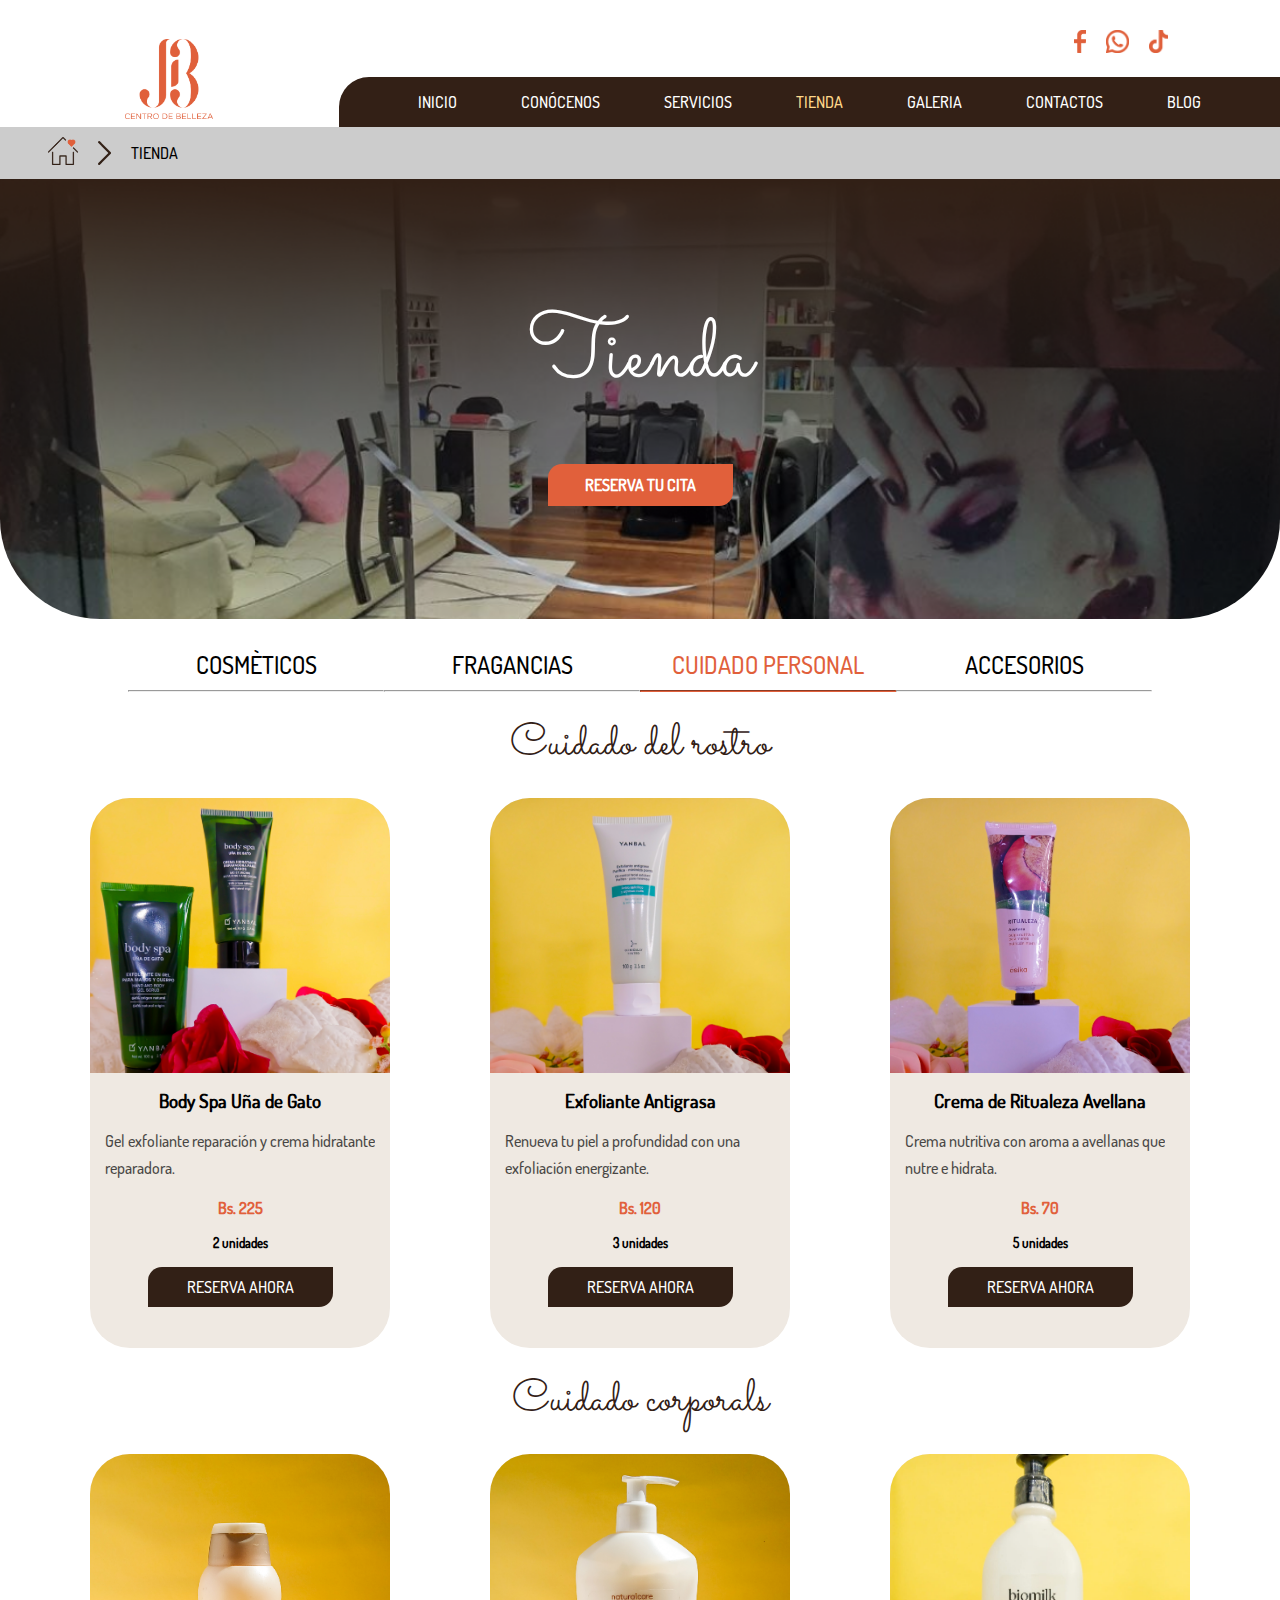
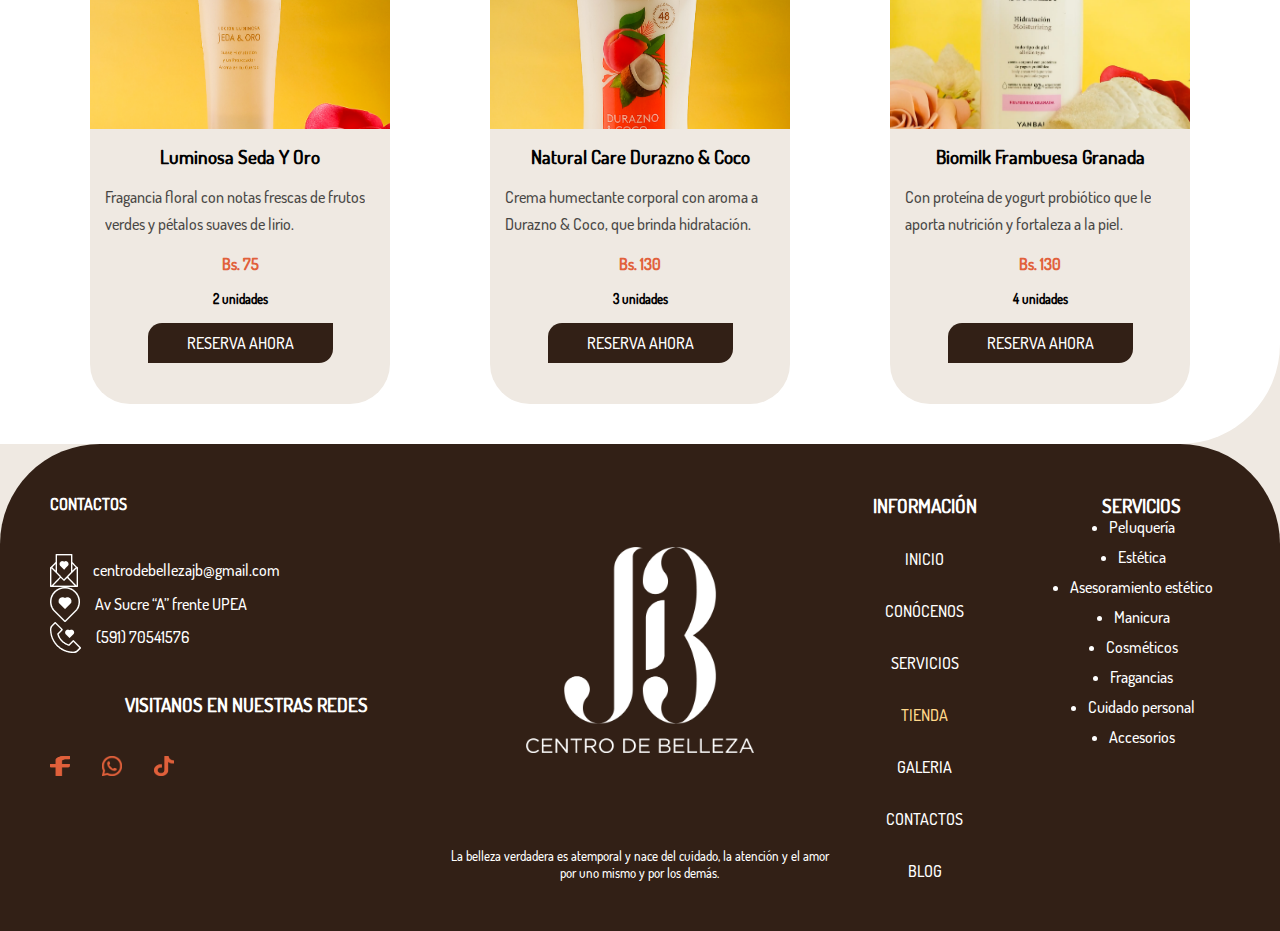
<file: CuidadoPersonal.html>
<!DOCTYPE html>
<html lang="en">
<head>
    <meta charset="UTF-8">
    <meta name="viewport" content="width=device-width, initial-scale=1.0">
    <title>Tienda</title>
    <link rel="stylesheet" href="/styles/style.css">
    <link rel="stylesheet" href="/styles/tienda.css">
</head>
<body>
    <header>
        <div class="containerLogo">
            <img class="logo" src="/public/logos/LOGO_NARANJA.png" alt="logo naranja JB">
        </div>
        <div class="navTC">
            <div class="navTC_icons">
                <a class="icon" href="/">
                    <img src="/public/icons/Icono_facebook.png" alt="icon facebook">
                </a><a class="icon" href="/">
                    <img src="/public/icons/Icono_whatssapp.png" alt="icon whatsapp">
                </a><a class="icon" href="/">
                    <img src="/public/icons/Icono_tiktok.png" alt="icon tiktok">
                </a>
            </div>
            <nav class="navTC_links">
                <div>
                    <a href="/">INICIO</a><a href="/Conocenos.html">CONÓCENOS</a><a href="/Servicio.html">SERVICIOS</a><a class="activate" href="/Tienda.html">TIENDA</a><a href="/Galeria.html">GALERIA</a><a href="/Contactos.html">CONTACTOS</a><a href="/Blog.html">BLOG</a>
                </div>
            </nav>
        </div>
        <div>
            <img class="ham menu" src="/public/icons/ham.png" alt="icon de menu">
            <nav class="navMobile descNav">
                <div class="navMobile_header">
                    <img class="containerLogo" style="width:48.67px;" src="/public/logos/LOGO_NARANJA.png" alt="logo naranja">
                    <svg class="ham" xmlns="http://www.w3.org/2000/svg"  width="34"  height="34"  viewBox="0 0 24 24"  fill="none" stroke="currentColor"  stroke-width="2"  stroke-linecap="round"  stroke-linejoin="round"  class="icon icon-tabler icons-tabler-outline icon-tabler-x"><path stroke="none" d="M0 0h24v24H0z" fill="none"/><path d="M18 6l-12 12" /><path d="M6 6l12 12" /></svg>
                </div>
                <div class="navMobile_links" >
                    <a href="/">INICIO</a><a href="/Conocenos.html">CONÓCENOS</a><a href="/Servicio.html">SERVICIOS</a><a class="activate" href="/Tienda.html">TIENDA</a><a href="/Galeria.html">GALERIA</a><a href="/Contactos.html">CONTACTOS</a><a href="/Blog.html">BLOG</a>
                </div>
            </nav>
        </div>
    </header>
    <main>
        <div style="background-color: white; border-bottom-right-radius: 100px; padding-bottom: 30px;">
            <div class="Tag">
                <a href="/">
                    <img style="width: 30px;" src="/public/icons/Icono_home (1).png" alt=""> 
                </a>
                <img src="/public/icons/flechita.png" alt="">  
                <a style="color: black;" href="/Conocenos.html">TIENDA</a>
            </div>
            <div class="BannerSecundario" style="background-image: url('/public/banner2.png');">
                <h1 style="font-family: 'Secramento'; font-size: 90px; color: white; font-weight: 300">Tienda</h1>
                <a class="button_one" style="background-color: #E1603B; font-weight: 600;" href="/Contactos.html">RESERVA TU CITA</a>
            </div>
            <section>
                <header>
                    <nav class="menuProductos">
                        <div>
                            <a href="/Tienda.html" >COSMÈTICOS</a>
                            <hr>
                        </div>
                       <div>
                        <a href="/Fragancias.html">FRAGANCIAS</a>
                        <hr>
                       </div>
                       <div>
                        <a href="/CuidadoPersonal.html" class="activateSpan">CUIDADO PERSONAL</a>
                        <hr class="activateSpan">
                    </div>
                    <div>
                        <a href="/Accesorios.html">ACCESORIOS</a>
                        <hr>
                    </div>
                    </nav>
                </header>
                <div>
                    <h2>Cuidado del rostro</h2>
                    <div class="container_productos">
                        <div class="producto">
                            <img class=producto_imagen src="/public/img/cuidado1.jpeg" alt="">
                            <h3 class="producto_nombre">Body Spa Uña de Gato</h3>
                            <p class="producto_descripcion">Gel exfoliante reparación y crema hidratante reparadora.</p>
                            <span class="producto_precio">Bs. 225</span>
                            <small class="producto_unidades">2 unidades</small>
                            <a href="" class="button_one" style="background-color: #322016; padding: 10px;">RESERVA AHORA</a>
                        </div>
                        <div class="producto">
                            <img class=producto_imagen src="/public/img/cuidado2.jpeg" alt="">
                            <h3 class="producto_nombre">Exfoliante Antigrasa</h3>
                            <p class="producto_descripcion">Renueva tu piel a profundidad con una exfoliación energizante.</p>
                            <span class="producto_precio">Bs. 120</span>
                            <small class="producto_unidades">3 unidades</small>
                            <a href="" class="button_one" style="background-color: #322016; padding: 10px;">RESERVA AHORA</a>
                        </div>
                        <div class="producto">
                            <img class=producto_imagen src="/public/img/cuidado3.jpeg" alt="">
                            <h3 class="producto_nombre">Crema de Ritualeza Avellana</h3>
                            <p class="producto_descripcion">Crema nutritiva con aroma a avellanas que nutre e hidrata.</p>
                            <span class="producto_precio">Bs. 70</span>
                            <small class="producto_unidades">5 unidades</small>
                            <a href="" class="button_one" style="background-color: #322016; padding: 10px;">RESERVA AHORA</a>
                        </div>
                    </div>
                    <h2>Cuidado corporals</h2>
                    <div class="container_productos">
                        <div class="producto">
                            <img class=producto_imagen src="/public/img/cuidado4.jpeg" alt="">
                            <h3 class="producto_nombre">Luminosa Seda Y Oro</h3>
                            <p class="producto_descripcion">Fragancia floral con notas frescas de frutos verdes y pétalos suaves de lirio.</p>
                            <span class="producto_precio">Bs. 75</span>
                            <small class="producto_unidades">2 unidades</small>
                            <a href="" class="button_one" style="background-color: #322016; padding: 10px;">RESERVA AHORA</a>
                        </div>
                        <div class="producto">
                            <img class=producto_imagen src="/public/img/cuidado5.jpeg" alt="">
                            <h3 class="producto_nombre">Natural Care Durazno & Coco</h3>
                            <p class="producto_descripcion">Crema humectante corporal con aroma a Durazno & Coco, que brinda hidratación.</p>
                            <span class="producto_precio">Bs. 130</span>
                            <small class="producto_unidades">3 unidades</small>
                            <a href="" class="button_one" style="background-color: #322016; padding: 10px;">RESERVA AHORA</a>
                        </div>
                        <div class="producto">
                            <img class=producto_imagen src="/public/img/cuidado6.jpeg" alt="">
                            <h3 class="producto_nombre">Biomilk Frambuesa Granada</h3>
                            <p class="producto_descripcion">Con proteína de yogurt probiótico que le aporta nutrición y fortaleza a la piel.</p>
                            <span class="producto_precio">Bs. 130</span>
                            <small class="producto_unidades">4 unidades</small>
                            <a href="" class="button_one" style="background-color: #322016; padding: 10px;">RESERVA AHORA</a>
                        </div>
                    </div>
                </div>
            </section>
        </div>
    </main>
    <footer style="background: #322016; border-top-left-radius: 100px; border-top-right-radius: 100px; padding: 50px; color: white;" class="footerCompu">
        <div style="display: flex; flex-direction: column; gap:2.5rem">
            <h4>CONTACTOS</h4>
            <div>
                <div class="footericons">
                    <img src="/public/icons/email.png" alt=""> <span>centrodebellezajb@gmail.com</span>
                </div>
                <div class="footericons">
                    <img src="/public/icons/ubicacion.png" alt=""> <span>Av Sucre “A” frente UPEA</span>
                </div>
                <div class="footericons">
                    <img src="/public/icons/phone.png" alt=""> <span>(591) 70541576</span>
                </div>
            </div>
            <h3>VISITANOS EN NUESTRAS REDES</h3>
            <div style="display: flex; justify-content: start; gap: 2rem;">
                <img style="width:20px; height: 20px;" src="/public/icons/Icono_facebook.png" alt="">
                <img style="width:20px; height: 20px;" src="/public/icons/Icono_whatssapp.png" alt="">
                <img style="width:20px; height: 20px;" src="/public/icons/Icono_tiktok.png" alt="">
            </div>
        </div>
        <div style="display: flex; flex-direction: column; gap: 2.5rem;">
            <img style="width: 228px; height: 206px; margin: auto;" src="/public/logos/Logo_BLANCO.png" alt="">
            <small style="text-align: center;">La belleza verdadera es atemporal y nace del cuidado, la atención y el amor por uno mismo y por los demás.</small>
        </div>
        <div style="display: grid; grid-template-columns: repeat(2, minmax(0, 1fr)); gap: 2.5rem;">
            <div style="display: flex; flex-direction: column; gap: 2rem; justify-content: center; align-items: center; ">
                <h3>INFORMACIÓN</h3>
                <a href="/">INICIO</a><a href="/Conocenos.html">CONÓCENOS</a><a href="/Servicio.html">SERVICIOS</a><a class="activate" href="/Tienda.html">TIENDA</a><a href="/Galeria.html">GALERIA</a><a href="/Contactos.html">CONTACTOS</a><a href="/Blog.html">BLOG</a>
            </div>
            <div>
                <h3 style="text-align: center;">SERVICIOS</h3>
                <ul style="display: flex; flex-direction: column; gap:10px;justify-content: center; align-items: center;">
                    <li>Peluquería</li>
                    <li>Estética</li>
                    <li>Asesoramiento estético</li>
                    <li>Manicura</li>
                    <li>Cosméticos</li>
                    <li>Fragancias</li>
                    <li>Cuidado personal</li>
                    <li>Accesorios</li>
                  </ul>
            </div>
        </div>
    </footer>
    <footer class="footercel">
        <div class="contact-info">
            <h3>CONTACTOS</h3>
            <p class="footericons"><img src="public/icons/email.png" alt=""> centrodebelleza@gmail.com</p>
            <p class="footericons"><img src="/public/icons/ubicacion.png" alt=""> Av. Sucre "A" frente UPEA</p>
            <p class="footericons"><img src="/public/icons/phone.png" alt=""> (591) 60229401</p>
        </div>
        <div class="social-icons">
            <h3>VISÍTANOS EN NUESTRAS REDES</h3>
            <div style="display: flex; justify-content: space-around; align-items: center; margin-top: 30px;">
                <a href="#"><img style="width: 30px; height: 30px;" src="/public/icons/Icono_facebook.png" alt=""></a>
                <a href="#"><img style="width: 30px; height: 30px;" src="/public/icons/Icono_whatssapp.png" alt=""></a>
                <a href="#"><img style="width: 30px; height: 30px;" src="/public/icons/Icono_tiktok.png" alt=""></a>
            </div>
        </div>
        <div class="logo">
            <img style="width: 100px; height: 90px; margin: 30px auto;" src="/public/logos/Logo_BLANCO.png" alt="Centro de Belleza logo">
            <p class="italic">La belleza verdadera es atemporal y nace del cuidado, la atención y el amor por uno mismo y por los demás.</p>
        </div>
        <div style="display: flex; justify-content: space-around; align-items: center; margin-top: 30px;">
            <div class="info">
                <h3>INFORMACIÓN</h3>
                <ul>
                    <li>CONÓCENOS</li>
                    <li>GALERÍA</li>
                    <li>CONTACTOS</li>
                    <li>BLOG</li>
                </ul>
            </div>
            <div class="services">
                <h3>SERVICIOS</h3>
                <ul>
                    <li>PELUQUERÍA</li>
                    <li>ESTÉTICA</li>
                    <li>ASESORAMIENTO ESTÉTICO</li>
                    <li>MANICURA</li>
                    <li>COSMÉTICOS</li>
                    <li>FRAGANCIAS</li>
                    <li>CUIDADO PERSONAL</li>
                    <li>ACCESORIOS</li>
                </ul>
            </div>
        </div>
        <div class="copyright">
            <p>©Copyright 2023. Todos los derechos reservados.</p>
        </div>
    </footer>
    <script src="/scripts/app.js"></script>
</body>
</html>
</file>
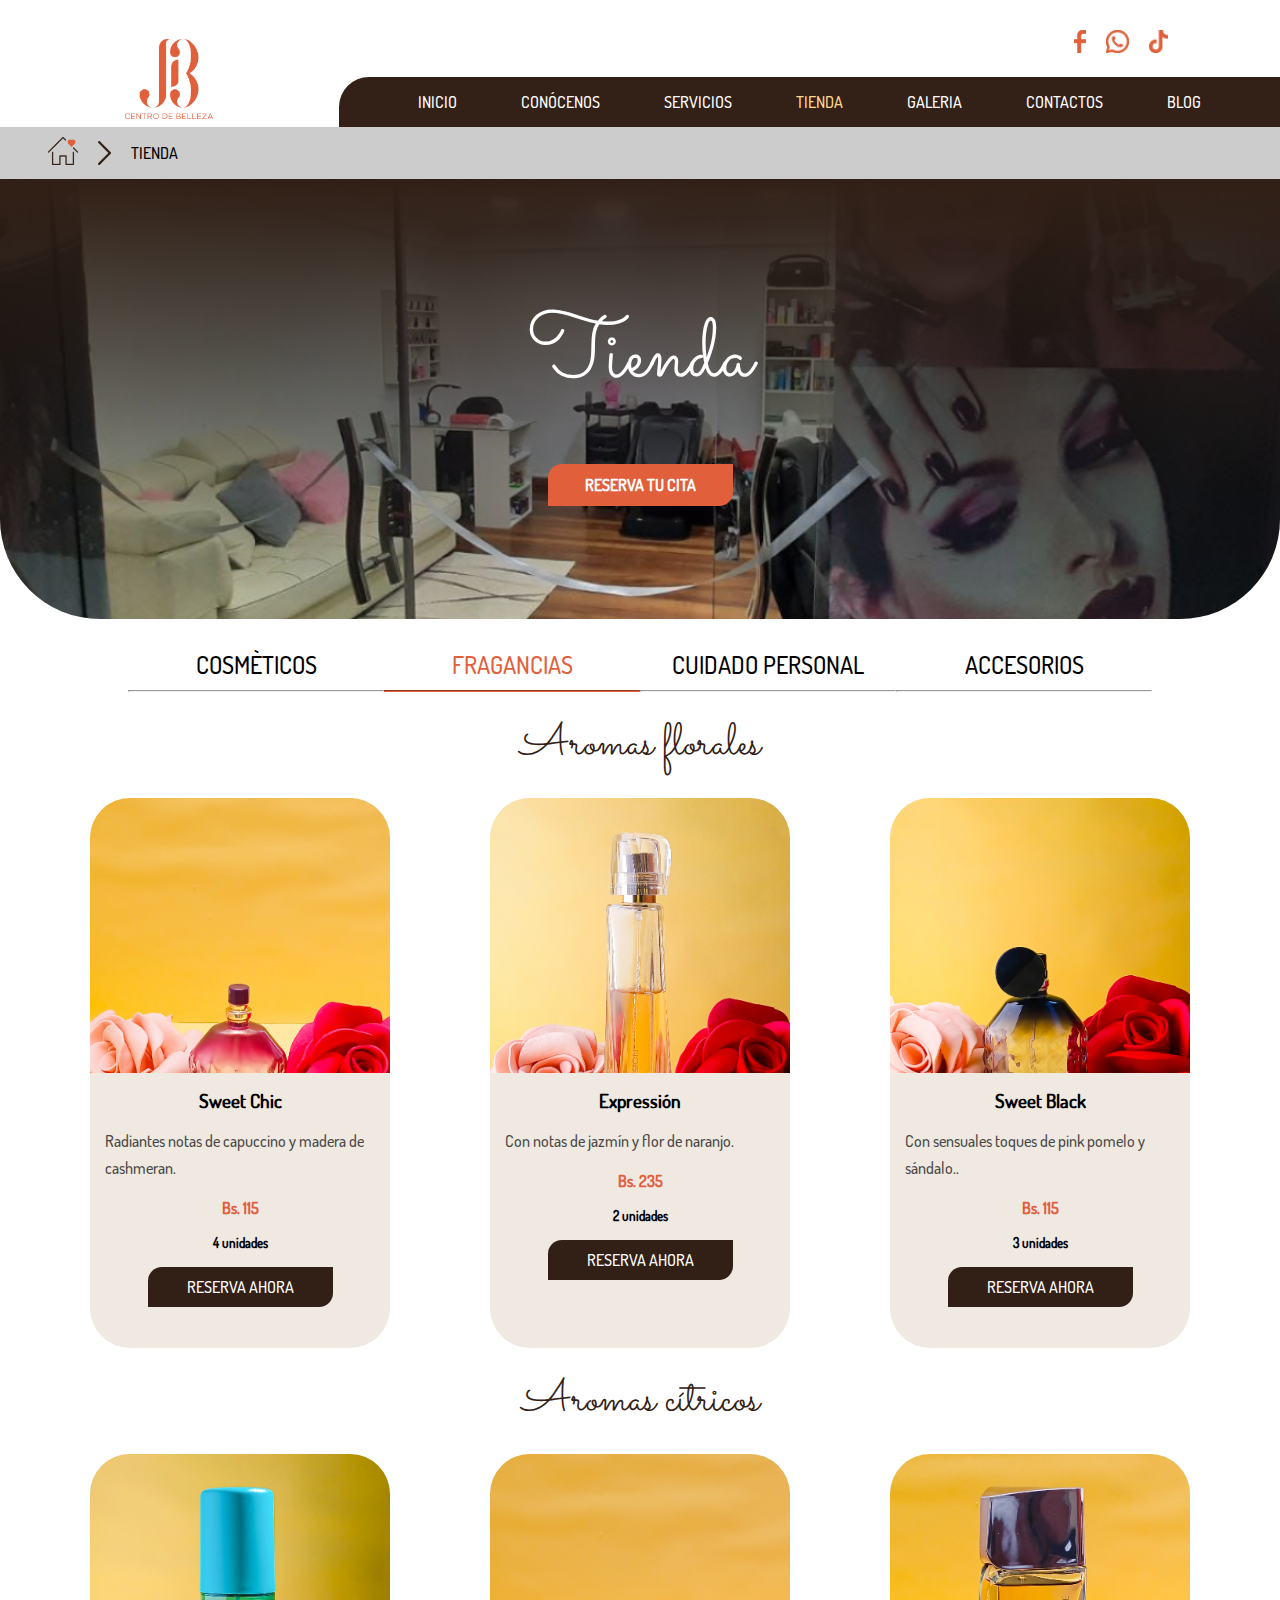
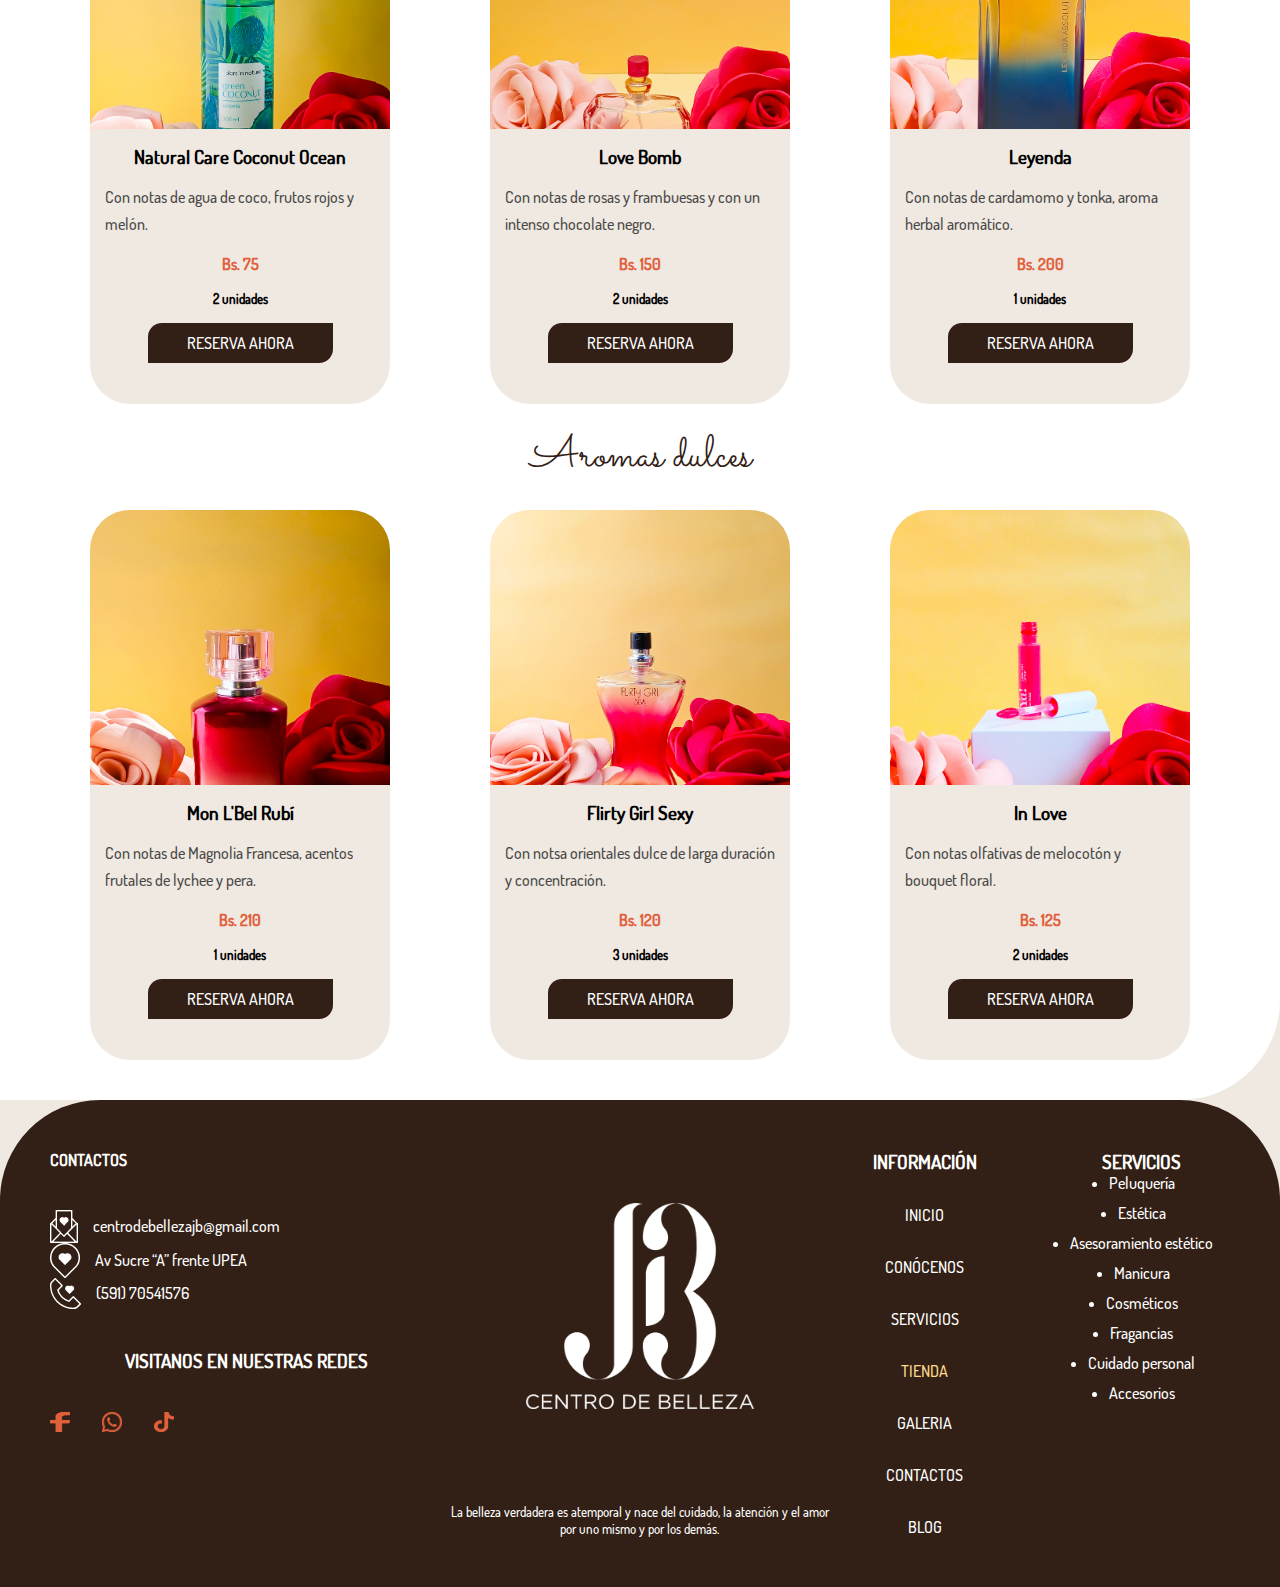
<file: Fragancias.html>
<!DOCTYPE html>
<html lang="en">
<head>
    <meta charset="UTF-8">
    <meta name="viewport" content="width=device-width, initial-scale=1.0">
    <title>Tienda</title>
    <link rel="stylesheet" href="/styles/style.css">
    <link rel="stylesheet" href="/styles/tienda.css">
</head>
<body>
    <header>
        <div class="containerLogo">
            <img class="logo" src="/public/logos/LOGO_NARANJA.png" alt="logo naranja JB">
        </div>
        <div class="navTC">
            <div class="navTC_icons">
                <a class="icon" href="/">
                    <img src="/public/icons/Icono_facebook.png" alt="icon facebook">
                </a><a class="icon" href="/">
                    <img src="/public/icons/Icono_whatssapp.png" alt="icon whatsapp">
                </a><a class="icon" href="/">
                    <img src="/public/icons/Icono_tiktok.png" alt="icon tiktok">
                </a>
            </div>
            <nav class="navTC_links">
                <div>
                    <a href="/">INICIO</a><a href="/Conocenos.html">CONÓCENOS</a><a href="/Servicio.html">SERVICIOS</a><a class="activate" href="/Tienda.html">TIENDA</a><a href="/Galeria.html">GALERIA</a><a href="/Contactos.html">CONTACTOS</a><a href="/Blog.html">BLOG</a>
                </div>
            </nav>
        </div>
        <div>
            <img class="ham menu" src="/public/icons/ham.png" alt="icon de menu">
            <nav class="navMobile descNav">
                <div class="navMobile_header">
                    <img class="containerLogo" style="width:48.67px;" src="/public/logos/LOGO_NARANJA.png" alt="logo naranja">
                    <svg class="ham" xmlns="http://www.w3.org/2000/svg"  width="34"  height="34"  viewBox="0 0 24 24"  fill="none" stroke="currentColor"  stroke-width="2"  stroke-linecap="round"  stroke-linejoin="round"  class="icon icon-tabler icons-tabler-outline icon-tabler-x"><path stroke="none" d="M0 0h24v24H0z" fill="none"/><path d="M18 6l-12 12" /><path d="M6 6l12 12" /></svg>
                </div>
                <div class="navMobile_links" >
                    <a href="/">INICIO</a><a href="/Conocenos.html">CONÓCENOS</a><a href="/Servicio.html">SERVICIOS</a><a class="activate" href="/Tienda.html">TIENDA</a><a href="/Galeria.html">GALERIA</a><a href="/Contactos.html">CONTACTOS</a><a href="/Blog.html">BLOG</a>
                </div>
            </nav>
        </div>
    </header>
    <main>
        <div style="background-color: white; border-bottom-right-radius: 100px; padding-bottom: 30px;">
            <div class="Tag">
                <a href="/">
                    <img style="width: 30px;" src="/public/icons/Icono_home (1).png" alt=""> 
                </a>
                <img src="/public/icons/flechita.png" alt="">  
                <a style="color: black;" href="/Conocenos.html">TIENDA</a>
            </div>
            <div class="BannerSecundario" style="background-image: url('/public/banner2.png');">
                <h1 style="font-family: 'Secramento'; font-size: 90px; color: white; font-weight: 300">Tienda</h1>
                <a class="button_one" style="background-color: #E1603B; font-weight: 600;" href="/Contactos.html">RESERVA TU CITA</a>
            </div>
            <section>
                <header>
                    <nav class="menuProductos">
                        <div>
                            <a href="/Tienda.html" >COSMÈTICOS</a>
                            <hr>
                        </div>
                       <div>
                        <a href="/Fragancias.html" class="activateSpan">FRAGANCIAS</a>
                        <hr class="activateSpan">
                       </div>
                       <div>
                        <a href="/CuidadoPersonal.html">CUIDADO PERSONAL</a>
                        <hr>
                    </div>
                    <div>
                        <a href="/Accesorios.html">ACCESORIOS</a>
                        <hr>
                    </div>
                    </nav>
                </header>
                <div>
                    <h2>Aromas florales</h2>
                    <div class="container_productos">
                        <div class="producto">
                            <img class=producto_imagen src="/public/img/frag1.jpeg" alt="">
                            <h3 class="producto_nombre">Sweet Chic</h3>
                            <p class="producto_descripcion">Radiantes notas de capuccino y madera de cashmeran.</p>
                            <span class="producto_precio">Bs. 115</span>
                            <small class="producto_unidades">4 unidades</small>
                            <a href="" class="button_one" style="background-color: #322016; padding: 10px;">RESERVA AHORA</a>
                        </div>
                        <div class="producto">
                            <img class=producto_imagen src="/public/img/frag2.jpeg" alt="">
                            <h3 class="producto_nombre">Expressión</h3>
                            <p class="producto_descripcion">Con notas de jazmín y flor de naranjo.</p>
                            <span class="producto_precio">Bs. 235</span>
                            <small class="producto_unidades">2 unidades</small>
                            <a href="" class="button_one" style="background-color: #322016; padding: 10px;">RESERVA AHORA</a>
                        </div>
                        <div class="producto">
                            <img class=producto_imagen src="/public/img/frag3.jpeg" alt="">
                            <h3 class="producto_nombre">Sweet Black</h3>
                            <p class="producto_descripcion">Con sensuales toques de pink pomelo y sándalo..</p>
                            <span class="producto_precio">Bs. 115</span>
                            <small class="producto_unidades">3 unidades</small>
                            <a href="" class="button_one" style="background-color: #322016; padding: 10px;">RESERVA AHORA</a>
                        </div>
                    </div>
                    <h2>Aromas cítricos</h2>
                    <div class="container_productos">
                        <div class="producto">
                            <img class=producto_imagen src="/public/img/frag4.jpeg" alt="">
                            <h3 class="producto_nombre">Natural Care Coconut Ocean</h3>
                            <p class="producto_descripcion">Con notas de agua de coco, frutos rojos y melón.</p>
                            <span class="producto_precio">Bs. 75</span>
                            <small class="producto_unidades">2 unidades</small>
                            <a href="" class="button_one" style="background-color: #322016; padding: 10px;">RESERVA AHORA</a>
                        </div>
                        <div class="producto">
                            <img class=producto_imagen src="/public/img/frag5.jpeg" alt="">
                            <h3 class="producto_nombre">Love Bomb</h3>
                            <p class="producto_descripcion">Con notas de rosas y frambuesas  y con un intenso chocolate negro.</p>
                            <span class="producto_precio">Bs. 150</span>
                            <small class="producto_unidades">2 unidades</small>
                            <a href="" class="button_one" style="background-color: #322016; padding: 10px;">RESERVA AHORA</a>
                        </div>
                        <div class="producto">
                            <img class=producto_imagen src="/public/img/frag6.jpeg" alt="">
                            <h3 class="producto_nombre">Leyenda</h3>
                            <p class="producto_descripcion">Con notas de cardamomo y tonka, aroma herbal aromático.</p>
                            <span class="producto_precio">Bs. 200</span>
                            <small class="producto_unidades">1 unidades</small>
                            <a href="" class="button_one" style="background-color: #322016; padding: 10px;">RESERVA AHORA</a>
                        </div>
                    </div>
                    <h2>Aromas dulces</h2>
                    <div class="container_productos">
                        <div class="producto">
                            <img class=producto_imagen src="/public/img/frag7.jpeg" alt="">
                            <h3 class="producto_nombre">Mon L'Bel Rubí</h3>
                            <p class="producto_descripcion">Con notas de Magnolia Francesa, acentos frutales de lychee y pera.</p>
                            <span class="producto_precio">Bs. 210</span>
                            <small class="producto_unidades">1 unidades</small>
                            <a href="" class="button_one" style="background-color: #322016; padding: 10px;">RESERVA AHORA</a>
                        </div>
                        <div class="producto">
                            <img class=producto_imagen src="/public/img/frag8.jpeg" alt="">
                            <h3 class="producto_nombre">Flirty Girl Sexy</h3>
                            <p class="producto_descripcion">Con notsa orientales dulce de larga duración y concentración.</p>
                            <span class="producto_precio">Bs. 120</span>
                            <small class="producto_unidades">3 unidades</small>
                            <a href="" class="button_one" style="background-color: #322016; padding: 10px;">RESERVA AHORA</a>
                        </div>
                        <div class="producto">
                            <img class=producto_imagen src="/public/img/producto9.jpeg" alt="">
                            <h3 class="producto_nombre">In Love</h3>
                            <p class="producto_descripcion">Con notas olfativas de melocotón y bouquet floral.</p>
                            <span class="producto_precio">Bs. 125</span>
                            <small class="producto_unidades">2 unidades</small>
                            <a href="" class="button_one" style="background-color: #322016; padding: 10px;">RESERVA AHORA</a>
                        </div>
                    </div>
                </div>
            </section>
        </div>
    </main>
    <footer style="background: #322016; border-top-left-radius: 100px; border-top-right-radius: 100px; padding: 50px; color: white;" class="footerCompu">
        <div style="display: flex; flex-direction: column; gap:2.5rem">
            <h4>CONTACTOS</h4>
            <div>
                <div class="footericons">
                    <img src="/public/icons/email.png" alt=""> <span>centrodebellezajb@gmail.com</span>
                </div>
                <div class="footericons">
                    <img src="/public/icons/ubicacion.png" alt=""> <span>Av Sucre “A” frente UPEA</span>
                </div>
                <div class="footericons">
                    <img src="/public/icons/phone.png" alt=""> <span>(591) 70541576</span>
                </div>
            </div>
            <h3>VISITANOS EN NUESTRAS REDES</h3>
            <div style="display: flex; justify-content: start; gap: 2rem;">
                <img style="width:20px; height: 20px;" src="/public/icons/Icono_facebook.png" alt="">
                <img style="width:20px; height: 20px;" src="/public/icons/Icono_whatssapp.png" alt="">
                <img style="width:20px; height: 20px;" src="/public/icons/Icono_tiktok.png" alt="">
            </div>
        </div>
        <div style="display: flex; flex-direction: column; gap: 2.5rem;">
            <img style="width: 228px; height: 206px; margin: auto;" src="/public/logos/Logo_BLANCO.png" alt="">
            <small style="text-align: center;">La belleza verdadera es atemporal y nace del cuidado, la atención y el amor por uno mismo y por los demás.</small>
        </div>
        <div style="display: grid; grid-template-columns: repeat(2, minmax(0, 1fr)); gap: 2.5rem;">
            <div style="display: flex; flex-direction: column; gap: 2rem; justify-content: center; align-items: center; ">
                <h3>INFORMACIÓN</h3>
                <a href="/">INICIO</a><a href="/Conocenos.html">CONÓCENOS</a><a href="/Servicio.html">SERVICIOS</a><a class="activate" href="/Tienda.html">TIENDA</a><a href="/Galeria.html">GALERIA</a><a href="/Contactos.html">CONTACTOS</a><a href="/Blog.html">BLOG</a>
            </div>
            <div>
                <h3 style="text-align: center;">SERVICIOS</h3>
                <ul style="display: flex; flex-direction: column; gap:10px;justify-content: center; align-items: center;">
                    <li>Peluquería</li>
                    <li>Estética</li>
                    <li>Asesoramiento estético</li>
                    <li>Manicura</li>
                    <li>Cosméticos</li>
                    <li>Fragancias</li>
                    <li>Cuidado personal</li>
                    <li>Accesorios</li>
                  </ul>
            </div>
        </div>
    </footer>
    <footer class="footercel">
        <div class="contact-info">
            <h3>CONTACTOS</h3>
            <p class="footericons"><img src="public/icons/email.png" alt=""> centrodebelleza@gmail.com</p>
            <p class="footericons"><img src="/public/icons/ubicacion.png" alt=""> Av. Sucre "A" frente UPEA</p>
            <p class="footericons"><img src="/public/icons/phone.png" alt=""> (591) 60229401</p>
        </div>
        <div class="social-icons">
            <h3>VISÍTANOS EN NUESTRAS REDES</h3>
            <div style="display: flex; justify-content: space-around; align-items: center; margin-top: 30px;">
                <a href="#"><img style="width: 30px; height: 30px;" src="/public/icons/Icono_facebook.png" alt=""></a>
                <a href="#"><img style="width: 30px; height: 30px;" src="/public/icons/Icono_whatssapp.png" alt=""></a>
                <a href="#"><img style="width: 30px; height: 30px;" src="/public/icons/Icono_tiktok.png" alt=""></a>
            </div>
        </div>
        <div class="logo">
            <img style="width: 100px; height: 90px; margin: 30px auto;" src="/public/logos/Logo_BLANCO.png" alt="Centro de Belleza logo">
            <p class="italic">La belleza verdadera es atemporal y nace del cuidado, la atención y el amor por uno mismo y por los demás.</p>
        </div>
        <div style="display: flex; justify-content: space-around; align-items: center; margin-top: 30px;">
            <div class="info">
                <h3>INFORMACIÓN</h3>
                <ul>
                    <li>CONÓCENOS</li>
                    <li>GALERÍA</li>
                    <li>CONTACTOS</li>
                    <li>BLOG</li>
                </ul>
            </div>
            <div class="services">
                <h3>SERVICIOS</h3>
                <ul>
                    <li>PELUQUERÍA</li>
                    <li>ESTÉTICA</li>
                    <li>ASESORAMIENTO ESTÉTICO</li>
                    <li>MANICURA</li>
                    <li>COSMÉTICOS</li>
                    <li>FRAGANCIAS</li>
                    <li>CUIDADO PERSONAL</li>
                    <li>ACCESORIOS</li>
                </ul>
            </div>
        </div>
        <div class="copyright">
            <p>©Copyright 2023. Todos los derechos reservados.</p>
        </div>
    </footer>
    <script src="/scripts/app.js"></script>
</body>
</html>
</file>
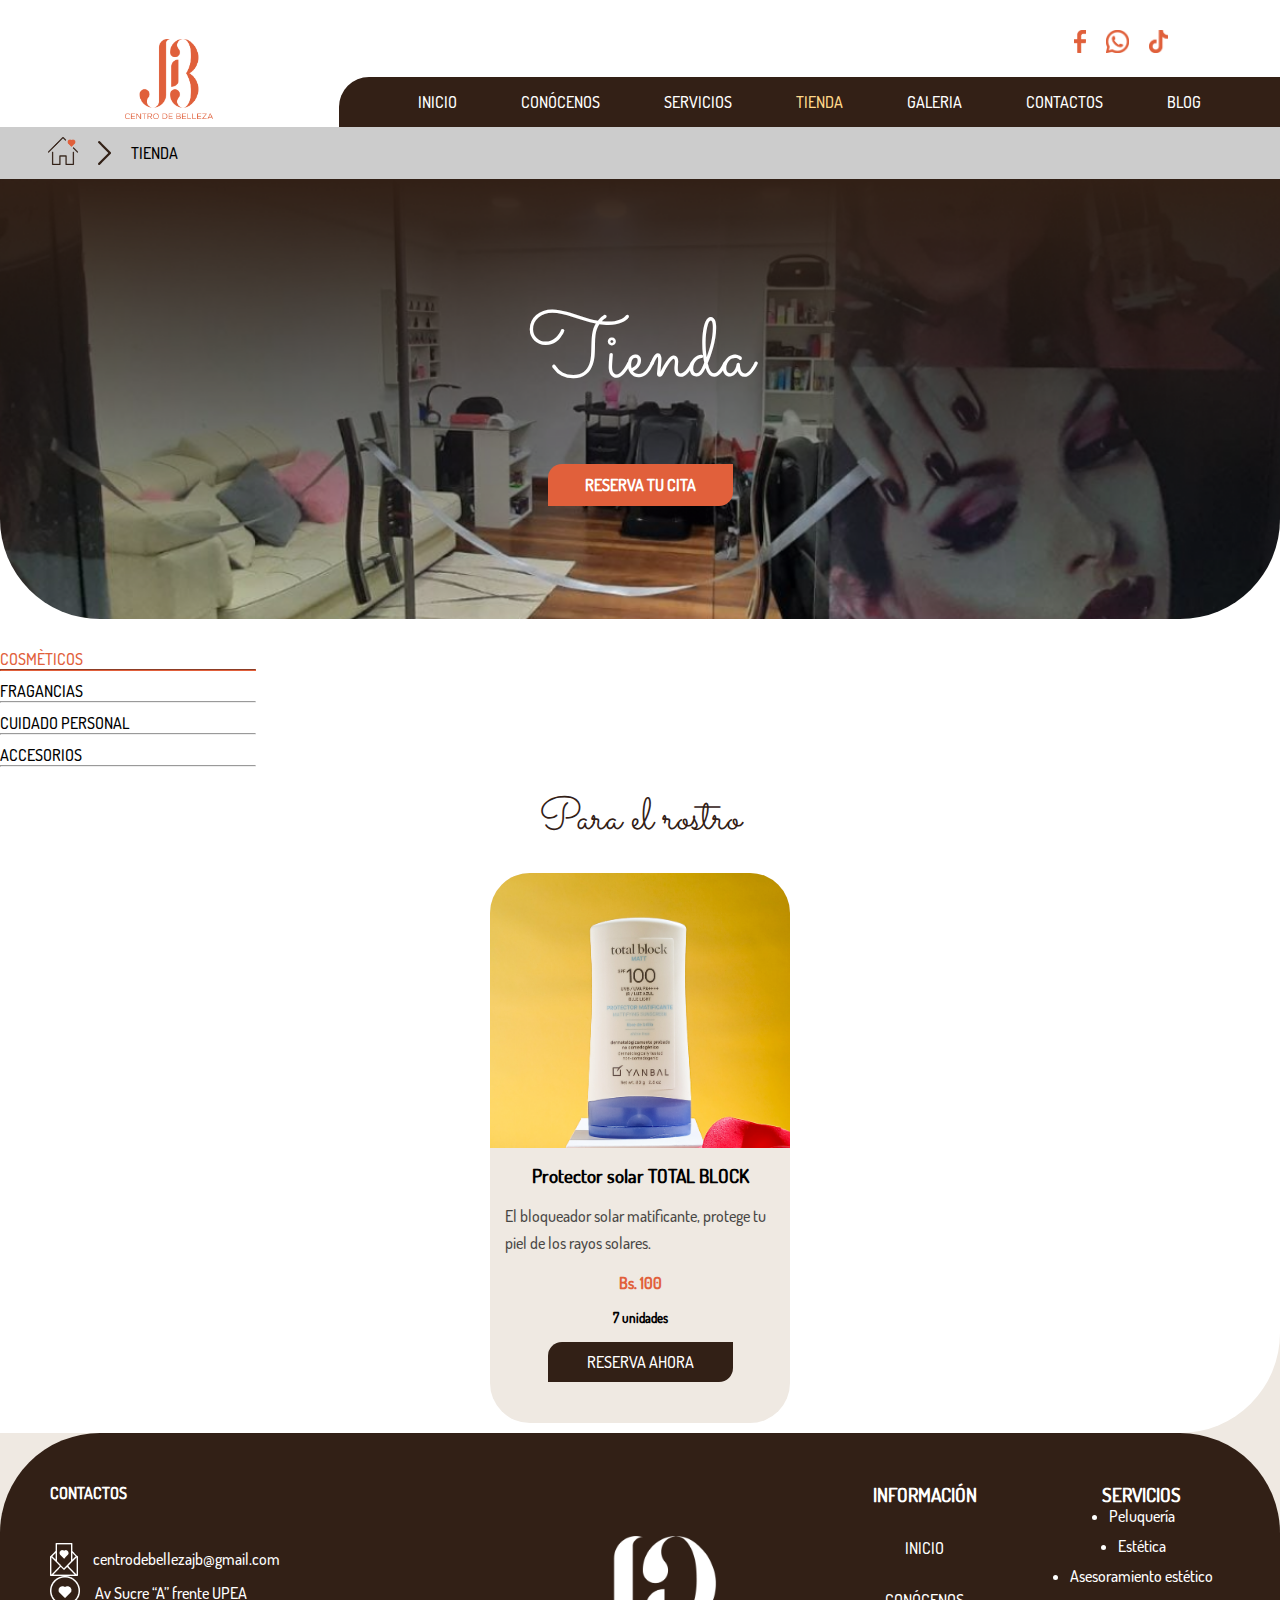
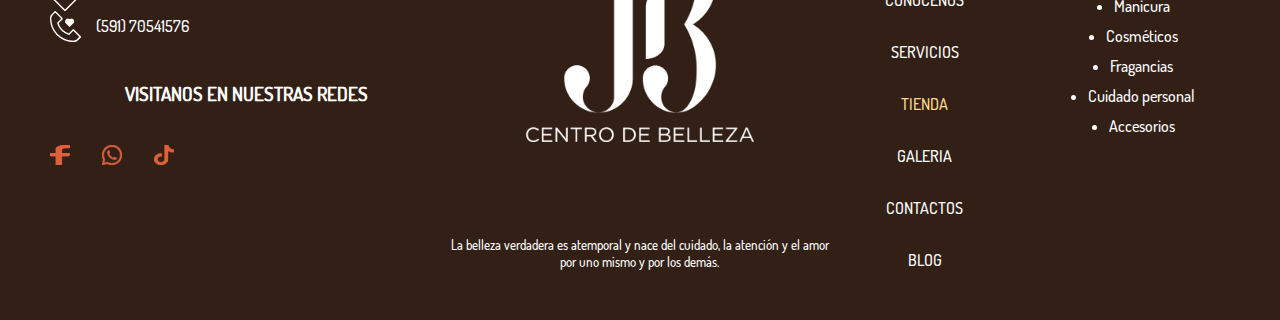
<file: Tienda.html>
<!DOCTYPE html>
<html lang="en">
<head>
    <meta charset="UTF-8">
    <meta name="viewport" content="width=device-width, initial-scale=1.0">
    <title>Tienda</title>
    <link rel="stylesheet" href="/styles/style.css">
    <link rel="stylesheet" href="/styles/tienda.css">
</head>
<body>
    <header>
        <div class="containerLogo">
            <img class="logo" src="/public/logos/LOGO_NARANJA.png" alt="logo naranja JB">
        </div>
        <div class="navTC">
            <div class="navTC_icons">
                <a class="icon" href="/">
                    <img src="/public/icons/Icono_facebook.png" alt="icon facebook">
                </a><a class="icon" href="/">
                    <img src="/public/icons/Icono_whatssapp.png" alt="icon whatsapp">
                </a><a class="icon" href="/">
                    <img src="/public/icons/Icono_tiktok.png" alt="icon tiktok">
                </a>
            </div>
            <nav class="navTC_links">
                <div>
                    <a href="/">INICIO</a><a href="/Conocenos.html">CONÓCENOS</a><a href="/Servicio.html">SERVICIOS</a><a class="activate" href="/Tienda.html">TIENDA</a><a href="/Galeria.html">GALERIA</a><a href="/Contactos.html">CONTACTOS</a><a href="/Blog.html">BLOG</a>
                </div>
            </nav>
        </div>
        <div>
            <img class="ham menu" src="/public/icons/ham.png" alt="icon de menu">
            <nav class="navMobile descNav">
                <div class="navMobile_header">
                    <img class="containerLogo" style="width:48.67px;" src="/public/logos/LOGO_NARANJA.png" alt="logo naranja">
                    <svg class="ham" xmlns="http://www.w3.org/2000/svg"  width="34"  height="34"  viewBox="0 0 24 24"  fill="none" stroke="currentColor"  stroke-width="2"  stroke-linecap="round"  stroke-linejoin="round"  class="icon icon-tabler icons-tabler-outline icon-tabler-x"><path stroke="none" d="M0 0h24v24H0z" fill="none"/><path d="M18 6l-12 12" /><path d="M6 6l12 12" /></svg>
                </div>
                <div class="navMobile_links" >
                    <a href="/">INICIO</a><a href="/Conocenos.html">CONÓCENOS</a><a href="/Servicio.html">SERVICIOS</a><a class="activate" href="/Tienda.html">TIENDA</a><a href="/Galeria.html">GALERIA</a><a href="/Contactos.html">CONTACTOS</a><a href="/Blog.html">BLOG</a>
                </div>
            </nav>
        </div>
    </header>
    <main>
        <div style="background-color: white; border-bottom-right-radius: 100px;">
            <div class="Tag">
                <a href="/">
                    <img style="width: 30px;" src="/public/icons/Icono_home (1).png" alt=""> 
                </a>
                <img src="/public/icons/flechita.png" alt="">  
                <a style="color: black;" href="/Conocenos.html">TIENDA</a>
            </div>
            <div class="BannerSecundario" style="background-image: url('/public/banner2.png');">
                <h1 style="font-family: 'Secramento'; font-size: 90px; color: white; font-weight: 300">Tienda</h1>
                <a class="button_one" style="background-color: #E1603B; font-weight: 600;" href="/Contactos.html">RESERVA TU CITA</a>
            </div>
            <section>
                <header>
                    <nav>
                        <div class="activateSpan">
                            <span>COSMÈTICOS</span>
                            <hr class="activateSpan">
                        </div>
                       <div>
                        <span>FRAGANCIAS</span>
                        <hr>
                       </div>
                       <div>
                           <span>CUIDADO PERSONAL</span>
                           <hr>
                       </div>
                       <div>
                           <span>ACCESORIOS</span>
                           <hr>
                       </div>
                    </nav>
                </header>
                <div>
                    <h2>Para el rostro</h2>
                    <div class="container_productos">
                        <div class="producto">
                            <img class=producto_imagen src="/public/img/producto1.jpeg" alt="">
                            <h3 class="producto_nombre">Protector solar TOTAL BLOCK</h3>
                            <p class="producto_descripcion">El bloqueador solar matificante, protege tu piel de los rayos solares.</p>
                            <span class="producto_precio">Bs. 100</span>
                            <small class="producto_unidades">7 unidades</small>
                            <a href="" class="button_one" style="background-color: #322016; padding: 10px;">RESERVA AHORA</a>
                        </div>
                    </div>
                </div>
            </section>
        </div>
    </main>
    <footer style="background: #322016; border-top-left-radius: 100px; border-top-right-radius: 100px; padding: 50px; color: white;" class="footerCompu">
        <div style="display: flex; flex-direction: column; gap:2.5rem">
            <h4>CONTACTOS</h4>
            <div>
                <div class="footericons">
                    <img src="/public/icons/email.png" alt=""> <span>centrodebellezajb@gmail.com</span>
                </div>
                <div class="footericons">
                    <img src="/public/icons/ubicacion.png" alt=""> <span>Av Sucre “A” frente UPEA</span>
                </div>
                <div class="footericons">
                    <img src="/public/icons/phone.png" alt=""> <span>(591) 70541576</span>
                </div>
            </div>
            <h3>VISITANOS EN NUESTRAS REDES</h3>
            <div style="display: flex; justify-content: start; gap: 2rem;">
                <img style="width:20px; height: 20px;" src="/public/icons/Icono_facebook.png" alt="">
                <img style="width:20px; height: 20px;" src="/public/icons/Icono_whatssapp.png" alt="">
                <img style="width:20px; height: 20px;" src="/public/icons/Icono_tiktok.png" alt="">
            </div>
        </div>
        <div style="display: flex; flex-direction: column; gap: 2.5rem;">
            <img style="width: 228px; height: 206px; margin: auto;" src="/public/logos/Logo_BLANCO.png" alt="">
            <small style="text-align: center;">La belleza verdadera es atemporal y nace del cuidado, la atención y el amor por uno mismo y por los demás.</small>
        </div>
        <div style="display: grid; grid-template-columns: repeat(2, minmax(0, 1fr)); gap: 2.5rem;">
            <div style="display: flex; flex-direction: column; gap: 2rem; justify-content: center; align-items: center; ">
                <h3>INFORMACIÓN</h3>
                <a href="/">INICIO</a><a href="/Conocenos.html">CONÓCENOS</a><a href="/Servicio.html">SERVICIOS</a><a class="activate" href="/Tienda.html">TIENDA</a><a href="/Galeria.html">GALERIA</a><a href="/Contactos.html">CONTACTOS</a><a href="/Blog.html">BLOG</a>
            </div>
            <div>
                <h3 style="text-align: center;">SERVICIOS</h3>
                <ul style="display: flex; flex-direction: column; gap:10px;justify-content: center; align-items: center;">
                    <li>Peluquería</li>
                    <li>Estética</li>
                    <li>Asesoramiento estético</li>
                    <li>Manicura</li>
                    <li>Cosméticos</li>
                    <li>Fragancias</li>
                    <li>Cuidado personal</li>
                    <li>Accesorios</li>
                  </ul>
            </div>
        </div>
    </footer>
    <footer class="footercel">
        <div class="contact-info">
            <h3>CONTACTOS</h3>
            <p class="footericons"><img src="public/icons/email.png" alt=""> centrodebelleza@gmail.com</p>
            <p class="footericons"><img src="/public/icons/ubicacion.png" alt=""> Av. Sucre "A" frente UPEA</p>
            <p class="footericons"><img src="/public/icons/phone.png" alt=""> (591) 60229401</p>
        </div>
        <div class="social-icons">
            <h3>VISÍTANOS EN NUESTRAS REDES</h3>
            <div style="display: flex; justify-content: space-around; align-items: center; margin-top: 30px;">
                <a href="#"><img style="width: 30px; height: 30px;" src="/public/icons/Icono_facebook.png" alt=""></a>
                <a href="#"><img style="width: 30px; height: 30px;" src="/public/icons/Icono_whatssapp.png" alt=""></a>
                <a href="#"><img style="width: 30px; height: 30px;" src="/public/icons/Icono_tiktok.png" alt=""></a>
            </div>
        </div>
        <div class="logo">
            <img style="width: 100px; height: 90px; margin: 30px auto;" src="/public/logos/Logo_BLANCO.png" alt="Centro de Belleza logo">
            <p class="italic">La belleza verdadera es atemporal y nace del cuidado, la atención y el amor por uno mismo y por los demás.</p>
        </div>
        <div style="display: flex; justify-content: space-around; align-items: center; margin-top: 30px;">
            <div class="info">
                <h3>INFORMACIÓN</h3>
                <ul>
                    <li>CONÓCENOS</li>
                    <li>GALERÍA</li>
                    <li>CONTACTOS</li>
                    <li>BLOG</li>
                </ul>
            </div>
            <div class="services">
                <h3>SERVICIOS</h3>
                <ul>
                    <li>PELUQUERÍA</li>
                    <li>ESTÉTICA</li>
                    <li>ASESORAMIENTO ESTÉTICO</li>
                    <li>MANICURA</li>
                    <li>COSMÉTICOS</li>
                    <li>FRAGANCIAS</li>
                    <li>CUIDADO PERSONAL</li>
                    <li>ACCESORIOS</li>
                </ul>
            </div>
        </div>
        <div class="copyright">
            <p>©Copyright 2023. Todos los derechos reservados.</p>
        </div>
    </footer>
    <script src="/scripts/app.js"></script>
</body>
</html>
</file>
<file: styles/style.css>
@font-face {
    font-family: 'DosisMedium';
    src: url('/public/fonts/Dosis-Medium.ttf');
}
@font-face {
    font-family: 'DosisExtraLigth';
    src: url('/public/fonts/Dosis-ExtraLight.ttf');
}
@font-face {
    font-family: 'DosisExtraBold';
    src: url('/public/fonts/Dosis-ExtraBold.ttf');
}
@font-face {
    font-family: 'DosisSemiBold';
    src: url('/public/fonts/Dosis-SemiBold.ttf');
}
@font-face {
    font-family: 'DosisVariable';
    src: url('/public/fonts/Dosis-VariableFont_wght.ttf');
}
@font-face {
    font-family: 'Secramento';
    src: url('/public/fonts/Sacramento-Regular.ttf');
}
*{
    padding: 0;
    margin: 0;
    box-sizing: border-box;
    font-size: 'DosisMedium' !important;
}
body{
    overflow-x: hidden !important;
}
a{
    text-decoration: none;
    color: white;
}
html{
    max-width: 100%;
    min-height: 100vh;
    background-color: #EFE9E2;
}
h2{
    padding: 10px 0;
    overflow-y: hidden;
    font-family: 'Secramento' !important;
    font-size: 45px !important;
    font-weight: 400 !important;
    color: #322016;
}
.ham{
    cursor: pointer;
}
header{
    width: 100vw;
    display: flex; 
    position: relative; 
    justify-content: space-around; 
    align-items: center; 
    background-color: #ffffff;         
}
.containerPrinc{
    width: 100%;
}
.containerLogo{
    display: flex; 
    justify-content: center; 
    align-items: center; 
    height: 100%; 
}
.containerLogo > img{
    height: 80px;
}
.navTC_icons{
    display: flex; 
    align-items: center; 
    height: 100%; 
    gap: 20px;
}
.icon>img{
    height: 23px;
}
.navTC_links{
    display: none; 
    justify-content: space-around; 
    align-items: flex-end; 
    width: 100%; 
    height: 50%; 
}
.navTC_links>div{
    background-color: #332016;
    padding: 15px;
    width: 100%;
    display: flex;
    align-items: end;
    justify-content: center;
    gap:4rem;
    border-top-left-radius: 30px;
}
.menu{
    margin-bottom: 10px;
}
.navMobile{
    display: flex; 
    position: absolute; 
    top: 0; 
    right: 0; 
    z-index: 50; 
    padding-top: 6rem;
    padding-bottom: 6rem; 
    flex-direction: column; 
    justify-content: center; 
    align-items: center; 
    width: 70%;
    background: #EFE9E2;
    border-top-left-radius: 40px;
    border-bottom-left-radius: 40px;
}
.navMobile_header{
    display: flex; 
    position: absolute; 
    padding-left: 2.5rem;
    padding-right: 2.5rem; 
    justify-content: space-between; 
    width: 100%; 
    top: 19px;
}
nav>div>a{
    color: white;
    text-decoration: none;
}
.navMobile_links{
    display: flex; 
    flex-direction: column; 
    justify-content: center; 
    align-items: center; 
    gap: 30px;
}
.navMobile_links a{
    color: black;
}
.activate{
    color: #ffd88a !important;
}
.Tag{
    background-color: #ccc; padding: 10px 0px 10px 3rem; display: flex; align-items: center; gap: 20px;
}
.Banner{
    position: relative;
    width: 100%;
    min-height:100vh;
    display: flex;
    justify-content: center;
    align-items: center;
    background-repeat: no-repeat;
    background-size: cover;
    background-position: center;
    background-image: url('/public/princ.jpeg');
    border-bottom-left-radius: 100px;
    border-bottom-right-radius: 100px;
    z-index: 40;
}
.BannerSecundario{
    width: 100%; height: 440px; background-position: center; background-repeat: no-repeat; background-size: cover; display: flex; flex-direction: column; justify-content: center; align-items: center; gap: 2.5rem; border-bottom-left-radius: 100px; border-bottom-right-radius: 100px;
}
.reserva_banner{
    background: #E1603B;
    transition-duration: 300ms;
}
.reserva_banner:hover{
    background-color: #ffd88a;
    color: black;
}
.fontoDegrad{
    opacity: .5;
    position: absolute;
    width: 100%;
    height: 100%;
    background: linear-gradient(to bottom, #FED688 27%, #322016 81%);
    border-bottom-left-radius: 100px;
    border-bottom-right-radius: 100px;
}
.Banner_containerText{
    display: flex;
    flex-direction: column;
    justify-content: center;
    align-items: center;
    color: white;
    width: 50%;
    margin: auto;
    gap: 40px;
    line-height: 27px;
    letter-spacing: 1px;
    font-size: 20px;
    font-family: 'DosisMedium';
}
.banner_buttons{
    display: flex; 
    flex-direction: column; 
    justify-content: space-around; 
    align-items: center; 
    margin-top: 20px;
    gap: 15px;
}
.button_one{
    width: 185px; padding:11px 0;
    border-top-left-radius: 14px; border-bottom-right-radius: 14px; text-align: center;
}
.descNav{
    transform:translateX(100%);
    display: none;
}
footer a{
    color: white !important;

}
.footercel {
    background-color: #322016;
    padding: 20px;
    text-align: center;
    color: white !important;
}
.footercel p, .footercel ul, .footercel li {
    margin: 0;
    padding: 0;
    list-style: none;
}
.footercel .contact-info p {
    margin-bottom: 10px;
}
.footercel .info ul, .footercel .services ul {
    padding-left: 0;
}
.footercel .info ul li, .footercel .services ul li {
    margin-bottom: 5px;
}
.footercel .copyright {
    font-size: 0.875rem;
    margin-top: 20px;
}
.footericons{
    display: flex;
    align-items: center;
    gap: 15px;
}
.footerCompu{
    display: none; 
    grid-template-columns: repeat(3, minmax(0, 1fr)); 
}
@media (max-width: 500px) {
    nav>div>a{
        color: black;
    }
    .activate{
        color: #E1603B;
    }
    h2{
        font-size: 45px !important;
    }
    .Banner{
        height: 120vh;
    }
    .Banner_containerText{
        width: 70%;
        font-size: 16px;
        gap:50px;
    }
    .main_title{
        width: 293px;
        margin-top: 90px;
    }
    .fontoDegrad{
        background: linear-gradient(to bottom, #32201673, #FED68826);
    }
    .ham{
        height: 50px;
    }
}

@media (min-width: 768px) { 
  .navTC{
    display: block; 
  }
}

@media (min-width: 1024px) {
    header{
        justify-content: space-between; 
        padding-top: 30px;
    }
    .containerLogo{
        width: 36%;
    }
    .navTC{ 
        width: 100%; 
    }
    .navTC_links{
        display: block;
    }
    .navTC_icons{
        padding-right: 7rem; 
        justify-content: flex-end; 
        margin-bottom: 20px;
    }
    .menu{
        display: none; 
    }
    .navMobile{
        display: none; 
    }
    .banner_buttons{
        width: 90%;
    }
    .footercel{
        display: none;
    }
    .footerCompu{
        display: grid;
    }
}
</file>
<file: styles/index.css>
*{
    font-family: 'DosisVariable' !important;
    font-weight: 500;

}
.service {
    display: flex;
    flex-direction: column;
    flex-direction: column-reverse;
    background-color: #ffffff;
    padding:10rem 50px;
    transform: translateY(-70px);
    border-bottom-left-radius: 100px;
    gap: 20px;
}

.service_conteiner_text {
    display: flex;
    flex-direction: column;
    justify-content: center;
    align-items: center;
    gap: 5rem;
    width: 100%;
    margin: auto;
}

.service_conteiner_text p {
    width: 90%;
}

.service_conteiner_sections {
    display: flex;
    flex-wrap: wrap;
    justify-content: center;
    align-items: center;
    margin-top: 50px;
    gap: 70px;
}

.service_title {
    text-align: center;
}

.service_section {
    position: relative;
    width: 259px;
    height: 280px;
    background-color: #EFEDEB;
    border-radius: 25px;
    display: flex;
    flex-direction: column;
    justify-content: center;
    align-items: center;
    padding: 20px;
    transition-duration: 300ms;
}

.service_section h3 {
    margin-top: 5px;
    font-family: 20px;
    font-family: 'DosisMedium';
    font-weight: 800;
    line-height: 25.28px;
    letter-spacing: 2px;
    text-align: center;
}

.service_section p {
    width: 90%;
    margin: auto;
    text-align: center;
}

.service_section1:hover {
    background-color: #FED688;
}

.service_section2:hover {
    background-color: #E1603B;
}

.service2 {
    gap: 40px;
    display: flex;
    flex-direction: column;
    background-color: #ffffff;
    padding: 50px;
}

.containerSecond {
    display: flex;
    flex-direction: column;
    justify-content: center;
    align-items: center;
}

.containerSecond_subtitlemobile {
    display: none;
}

.containerSecond_Foto {
    display: none;
}

.containerSecond_containerParrafo {
    display: flex;
    flex-direction: column;
    gap: 8rem;
    justify-content: center;
    align-items: center;
}

.heart {
    position: absolute;
    right: -30px;
    top: -50px;
}

.service_icon {
    width: 80px;
    height: 87px;
}

.containerSecond_subtitle {
    display: block;
}

.containerSecond_parrafo {
    display: grid;
    place-items: center;

}
.containerGallery{
    display: flex; flex-direction: column;
}
.containerGallery_text{
    display: flex; 
    flex-direction: column; 
    justify-content: center;
    gap:3rem; 
    align-items: center; 
}
.containerGallery_text img{
    width: 300px;
    margin-bottom: 20px;
}
.containerGallery_fotos{
    display: grid;
gap: 20px;
}
.containerGallery_fotos img{
    width: 300px;
}
.textContainerCard {
    display: grid;
    place-items: center;

}
#contactotitle{
    width: 80%;
    margin: auto;
}
.form-container {
    background-color: white;
    border: 5px solid #f3b55d;
    border-radius: 40px;
    padding: 30px;
    width: 60%;
    min-width: 300px;
    margin: auto;
    text-align: center;
}

.form-group {
    display: flex;
    justify-content: space-between;
    gap: 15px;
    margin-bottom: 20px;
}

.form-group input,
.form-group textarea {
    width: 100%;
    padding: 10px;
    border-radius: 20px;
    background-color: #FED688;
    font-size: 12px;
    border: none;
}
.form-group input{
    height: 70px;
}
input::placeholder,
textarea::placeholder {
    color: black;
}

textarea {
    resize: none;
    width: 100%;
    height: 100px;
    background-color: #FED688;
    border-radius: 30px;
    padding: 10px;
}

@media (min-width: 768px) {
    .service_conteiner_sections {
        display: grid;
        grid-template-columns: repeat(2, minmax(0, 1fr));
        grid-template-rows: repeat(2, minmax(0, 1fr));
    }
    .containerGallery_fotos img{
        width: 320px;
    }
    .sectionGallery_images {
        grid-template-columns: repeat(2, minmax(0, 1fr));
        grid-template-rows: repeat(2, minmax(0, 1fr));
    }
}

@media (min-width: 768px) {
    #contactotitle{
        width: 179px;
    }
    .containerGallery_text img{
        width: 400px;
        margin-bottom: 0;
    }
    .containerGallery{
        display: grid; 
        grid-template-columns: 1.3fr 2fr;
    }
    .containerGallery_fotos{
        grid-template-columns: repeat(2, minmax(0, 1fr)); 
        margin-bottom: 0;
        grid-template-rows: repeat(2, minmax(0, 1fr)); 
    }
}

@media (min-width: 1024px) {
  
    .service {
        display: grid;
        grid-template-columns: repeat(2, minmax(0, 1fr));
        place-items: center;
    }

    .containerSecond {
        flex-direction: row;
    }

    .textContainerCard {
        gap: 8rem;
    }

    .service2 {
        gap: 20px;
        display: grid;
        grid-template-columns: repeat(2, minmax(0, 1fr));
        place-items: center;
    }

    .containerSecond_subtitle {
        display: none;
    }

    .containerSecond_subtitlemobile {
        display: block;
    }

    .containerSecond_parrafo {
        gap: 8rem;
    }

    .containerSecond_Foto {
        display: block;
    }
    .containerSecond_Foto img{
        width: 200px;
    }
}
</file>
<file: styles/tienda.css>
*{
    font-family: 'DosisMedium';
}
h2,h3{
    text-align: center;
}
.menuProductos{
    width: 80%;
    display: flex;
    justify-content: center;
    align-items: center;
    margin: auto;
}   
.menuProductos a{
    font-size: 24px;
    display: block;
    text-align: center;
    margin-bottom: 10px;
}
.menuProductos  a{
    color: black;
}
hr{
    width: 20vw;
    margin-bottom: 10px;
}
.activateSpan{
    color: #E1603B !important;
    border-color: #E1603B;
}
.container_productos{
    display: flex;
    justify-content: space-evenly;
    align-items: center;
    gap: 20px;
    padding: 10px;
}
.producto{
    width: 300px;
    height: 550px;
    display: flex;
    justify-content: start;
    align-items: center;
    flex-direction: column;
    gap: 1rem;
    background: #EFE9E2;
    border-radius: 40px;
}
.producto_imagen{
    border-top-left-radius: 40px;
    border-top-right-radius: 40px;
    width: 100%;
    height: 50%;
    object-fit: cover;
    object-position: top;
}
.producto_descripcion{
    width: 90%;
    line-height: 27px;
    font-weight: 300;
    opacity: .7;
}
.producto_precio{
    color: #E1603B;
    font-size: 16px;
    font-weight: 800;
}
.producto_unidades{
    font-weight: 800;
}
@media (max-width: 500px) {
    .menuProductos{
        flex-direction: column;
        margin-top: 20px;
    }
    hr{
        width: 100vw;
    }
    .container_productos{
        width: 50%;
    margin: auto;
    overflow-x: auto;
    }
}
</file>
<file: styles/blog.css>
*{
    font-family: 'DosisMedium';
}
h2{
    text-align: center;
}
h4{
    text-align: center;
    color: #E1603B;
}
.noticia{
    display: flex;
    justify-content: center;
    align-items: center;
    flex-wrap: wrap;
    gap: 5rem;
}
.noticia img{
    width: 450px;
    height: 495px;
    object-fit: cover;
}
.noticia_info div{
    border-radius: 50px;
    display: grid;
    place-items: center;
    background-color: #322016;
    width:450px;
    height:300px;
    padding: 20px;
    font-size: 16px;
    color: white;
}
.noticia_info small{
    font-size: 16px;
    color: #FED688;
}
.remoendaciones{
    display: flex;
    justify-content: center;
    align-items: center;
    margin-bottom: 4rem;
    gap: 10rem;
    flex-wrap: wrap;
}
.remoendaciones_card{
    border-radius: 30px;
    min-height: 530px;
    width: 350px;
    background-color: #fff;
}
.remoendaciones_card img{
    border-top-right-radius: 25px;
    border-bottom-left-radius: 25px;
    width: 350px;
    height:350px;
    object-fit: cover;
}
.remoendaciones_card div{
    margin: 30px;
    display: grid;
    place-items: center;
    gap: 3rem;
    padding-bottom: 30px;
}
.remoendaciones_card div p{
    opacity: .7;
}
@media (max-width: 500px){
    .noticia img{
        width: 250px;
        height:250px;
    }
    .noticia div{
        width: 92%;
        margin: auto;
    }
}
</file>
<file: styles/conocenos.css>
h2{
  text-align: center;
}
.Card{
  display: flex;
  justify-content: center;
  align-items: center;
  width: 90%;
  margin: auto;
}
.Card:nth-child(1n){
  flex-wrap: wrap-reverse;
}
.Card:nth-child(2n){
  flex-wrap: wrap; 
}
.Card img{
  width: 95%;
  height: 450px;
  transform: translateY(80px);
  border-top-left-radius: 100px;
  border-bottom-right-radius: 100px;
  object-fit: cover;
  object-position: center;
}
.Card_text{
  padding:100px 60px;
  background-color: #322016;
  font-size: 16px;
  font-weight: 500;
  color: white;
  font-family: 'DosisExtraLigth';
}
.MisionVision{
  flex-wrap: wrap;
}
.testimonio{
  min-width: 200px;
  margin-top: 30px; display: flex; flex-direction: column; justify-content: center; align-items: center; padding: 20px; width: 70%; margin: auto; gap: 20px; background-color: #32201654; border-radius: 40px;
}
@media (min-width: 768px) { 
  .testimonio{
    flex-direction: row;
  }
  .Card{
    flex-wrap: nowrap; 
  }
  .Card img{
    width: 460px;
    height: 450px;    
    transform: translateY(0px);
  }
  .Card:nth-child(1n), .Card:nth-child(2n){
    flex-wrap: nowrap; 
  }
  .MisionVision{
    flex-wrap: nowrap; 
  }
}
</file>
<file: styles/contactos.css>
html{
    width: 100dvw !important;
    font-family: 'DosisMedium';
}
h2{
    text-align: center;
    margin: 30px 0;
}
h3{
    font-family: 'DosisVariable';
    color: #E1603B;
    letter-spacing: 3px;
    text-align: center;
    margin-bottom: 15px;
}
.container{
    display: flex !important;
    justify-content: space-around !important; 
    align-items: center !important;
    width: 360px !important;
    background: #EFE9E2 !important;
    padding:40px 10px !important;
    border-radius: 30px !important;
    gap: 15px !important;
}
.container p{
    font-size: 16px;
    font-weight: 600;
    line-height: 27px;
    font-family: 'DosisSemiBold';
}
.redes{
    width: 100%; background-color: #EFE9E2; display: flex; justify-content: center; align-items: center; gap: 70px;
    padding: 20px 0;
}
#contactotitle{
    min-width: 400px;
    width: 50%;
    margin: auto;   
}
.redes div{
    display: flex;
    justify-content: center;
    align-items: center;
    color: #E1603B;
    gap: 20px;
    font-weight: 700;
}
.form-container {
    background-color: white;
    border: 5px solid #f3b55d;
    border-radius: 40px;
    padding: 30px;
    width: 940px;
    min-width: 300px;
    margin: auto;
    text-align: center;
}

.form-group {
    display: flex;
    justify-content: space-between;
    gap: 15px;
    margin-bottom: 20px;
}

.form-group input,
.form-group textarea {
    width: 100%;
    padding: 10px;
    border-radius: 20px;
    background-color: #FED688;
    font-size: 12px;
    border: none;
}
.form-group input{
    height: 70px;
}
input::placeholder,
textarea::placeholder {
    color: black;
}

textarea {
    resize: none;
    width: 100%;
    height: 100px;
    background-color: #FED688;
    border-radius: 30px;
    padding: 10px;
}

.maps{
    width: 700px; margin:40px auto;
}

.questions{
    display: flex !important; justify-content: center !important; align-items: center !important; gap: 20px !important;
    flex-wrap: wrap !important;
}
.questions .q{
    background-color: #322016;
    color: white;
    padding: 40px;
    width: 550px;
    min-height: 390px;
    font-size: 16px;
    display: flex;
    flex-direction: column;
    align-items: center;
    justify-content: center;
    gap: 10px;
}
span,hr{
    width: 80%;
}
@media (max-width: 500px) {
    .maps{
        width:70%;
        margin: auto;
    }
    .redes{
        flex-direction: column;
        gap: 30px;
    }
    .container{
        width: 80%;
        margin: auto;
    }   
    .form-container{
        width: 300px;
    }
}
</file>
